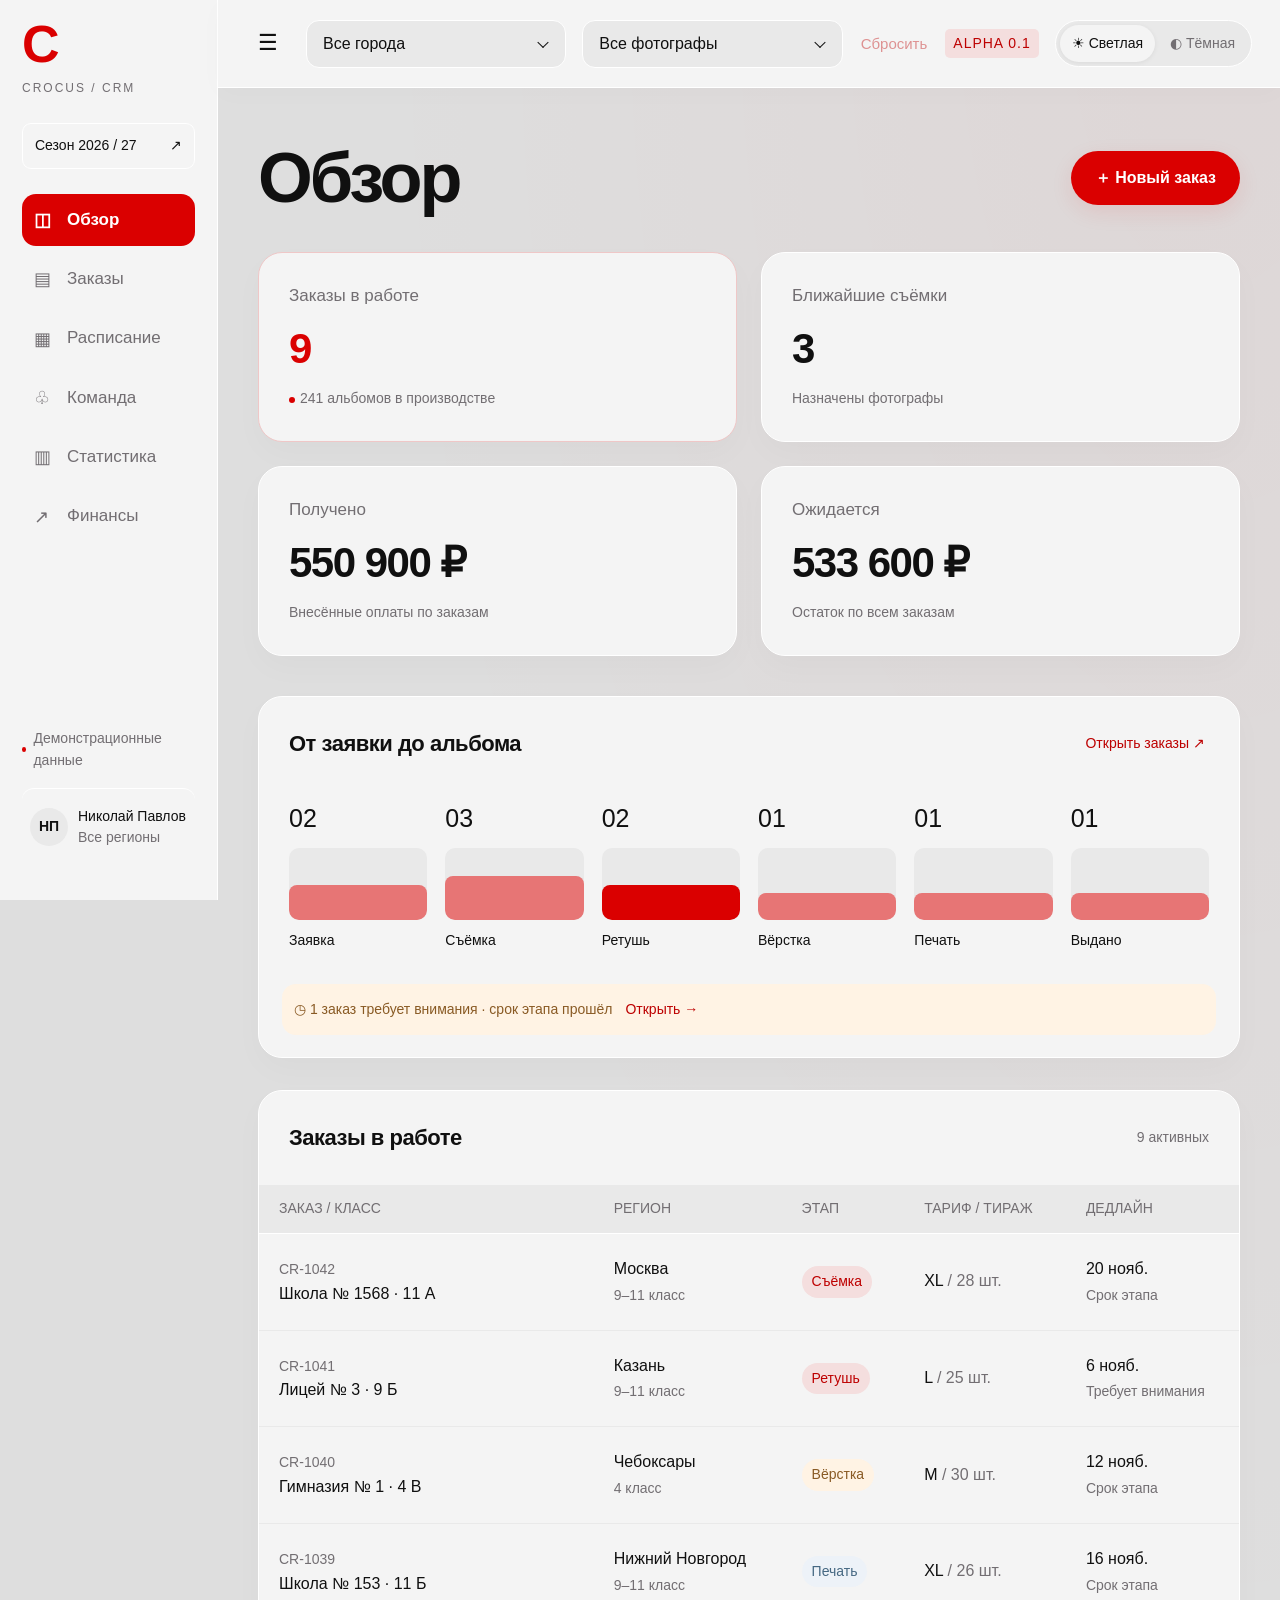
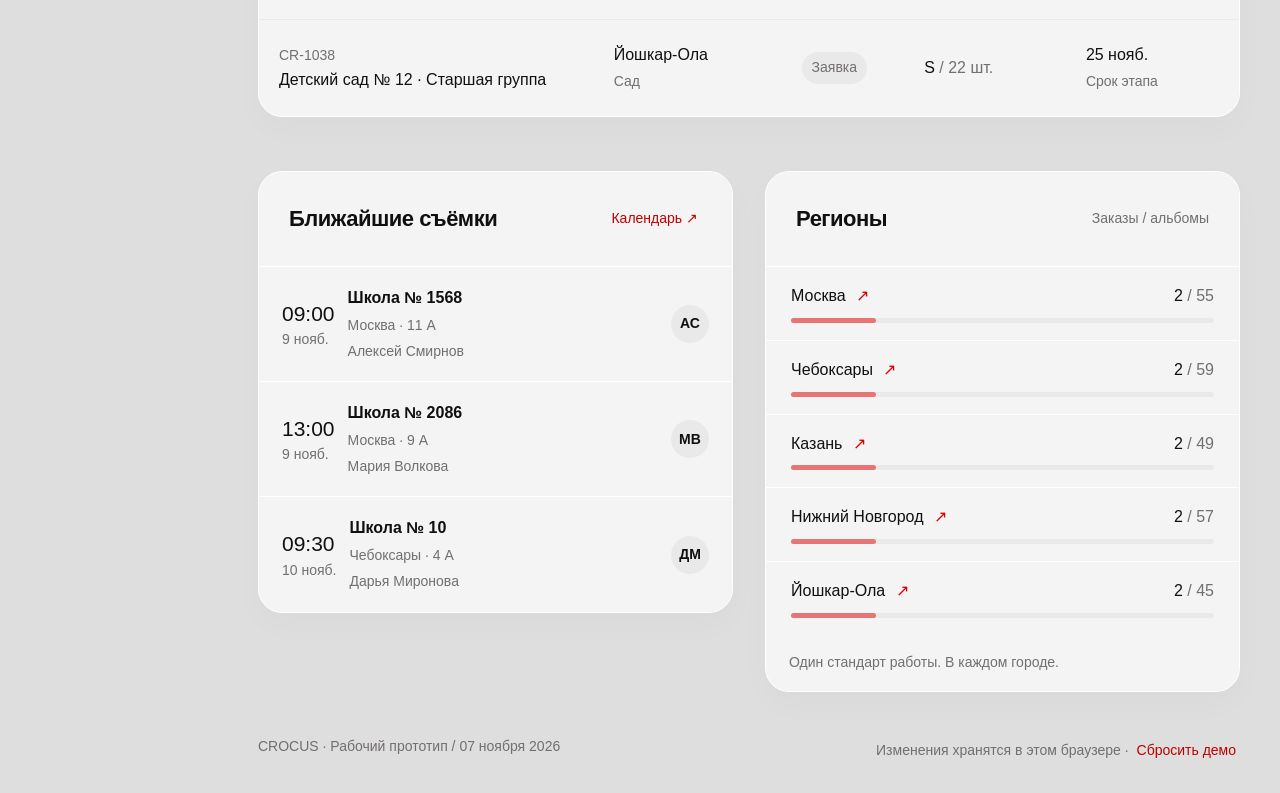
<file: crm-demo/index.html>
<!doctype html>
<html lang="ru"><head><meta charset="utf-8"><meta name="viewport" content="width=device-width,initial-scale=1"><title>Crocus — CRM Alpha</title><style>
:root{--ink:#1a1a1d;--muted:#726e72;--line:#e7e5e7;--bg:#f6f5f5;--surface:#fff;--surface-soft:#f3f1f2;--accent:#da0000;--accent-soft:#ffeded;--accent-line:#efc7c7;--accent-bar:#e77575;--accent-text:#bd0000;--hover:#fff7f7;--warning-bg:#fff3e4;--warning:#895a24;--info-bg:#edf2f8;--info:#466882;--overlay:#100c0c88;--green:var(--accent);--dark:var(--accent);--orange:var(--warning);color-scheme:light}
body[data-theme="dark"]{--ink:#f3f1f3;--muted:#b1aab0;--line:#363135;--bg:#111012;--surface:#1b191c;--surface-soft:#242125;--accent:#da0000;--accent-soft:#361719;--accent-line:#633033;--accent-bar:#9c3339;--accent-text:#ff7777;--hover:#292024;--warning-bg:#35291b;--warning:#e2b477;--info-bg:#202b37;--info:#a2c2de;--overlay:#000b;color-scheme:dark}

*{box-sizing:border-box}body{margin:0;font:16px/1.55 'Segoe UI',Arial,sans-serif;color:var(--ink);background:var(--bg)}button,input,select,textarea{font:inherit}button,a,input,select{outline-offset:4px}button{cursor:pointer}button{border:0;background:none;color:inherit}button:hover{filter:brightness(.96)}.app{display:grid;grid-template-columns:224px 1fr;min-height:100vh}.side{background:var(--surface);border-right:1px solid var(--line);padding:34px 22px;position:sticky;top:0;height:100vh;display:flex;flex-direction:column}.brand{font-size:26px;font-weight:750;letter-spacing:-1.4px}.brand i{font-style:normal;color:var(--accent)}.subbrand{font-size:14px;letter-spacing:2px;color:var(--muted);margin-top:2px}.season{border:1px solid var(--line);border-radius:9px;padding:11px 12px;margin:32px 0 25px;display:flex;justify-content:space-between;font-size:14px}.nav{display:grid;gap:7px}.nav button{text-align:left;padding:12px 13px;border-radius:8px;color:var(--muted);display:flex;gap:12px;align-items:center}.nav button.active{color:var(--accent-text);background:var(--accent-soft);font-weight:600}.ico{font-size:18px;width:21px;line-height:1}.bottom{margin-top:auto;font-size:14px;color:var(--muted)}.user{display:flex;gap:10px;align-items:center;border-top:1px solid var(--line);padding-top:19px;margin-top:16px}.avatar{background:var(--accent-soft);border-radius:50%;width:33px;height:33px;display:inline-flex;align-items:center;justify-content:center;font-size:14px;font-weight:600;flex-shrink:0}.main{min-width:0}.top{height:80px;background:var(--surface);border-bottom:1px solid var(--line);padding:0 40px;display:flex;justify-content:space-between;align-items:center;gap:15px}.crumb{color:var(--muted);font-size:14px}.crumb strong{color:var(--ink);font-weight:500}.topright{display:flex;align-items:center;gap:18px}.pill{background:var(--accent-soft);color:var(--accent-text);padding:4px 8px;border-radius:5px;font-size:14px;letter-spacing:1px}.select{padding:9px 12px;background:var(--surface);border:1px solid var(--line);border-radius:7px;color:var(--ink)}.content{padding:34px 40px 28px;max-width:1700px;margin:auto}.intro{display:flex;justify-content:space-between;align-items:center;gap:18px;margin-bottom:27px}.eyebrow{font-size:14px;letter-spacing:1.9px;color:var(--muted);text-transform:uppercase}.intro h1{font-size:30px;letter-spacing:-1px;line-height:1.2;margin:8px 0 9px;font-weight:600}.muted{color:var(--muted)}.btn{padding:11px 17px;border-radius:7px;background:var(--dark);color:white;font-weight:500;font-size:14px;white-space:nowrap}.btn.light{background:var(--surface);border:1px solid var(--line);color:var(--ink)}.btn.green{background:var(--green);color:var(--surface)}.metrics{display:grid;grid-template-columns:repeat(4,1fr);gap:16px;margin-bottom:24px}.metric{background:var(--surface);border:1px solid var(--line);border-radius:10px;padding:19px 21px}.metric .label{font-size:14px;color:var(--muted)}.metric .num{font-size:32px;letter-spacing:-1px;margin:7px 0}.metric .hint{font-size:14px;color:var(--muted)}.metric:first-child{background:var(--accent-soft);border-color:var(--accent-line)}.metric .dot{display:inline-block;width:6px;height:6px;border-radius:50%;background:var(--accent);margin-right:5px}.grid{display:grid;grid-template-columns:minmax(0,1.9fr) minmax(270px,1fr);gap:22px}.panel{background:var(--surface);border:1px solid var(--line);border-radius:10px;overflow:hidden;margin-bottom:22px}.panelhead{padding:21px 23px;display:flex;justify-content:space-between;align-items:center;gap:12px}.panelhead h2{font-size:15px;letter-spacing:-.2px;margin:0;font-weight:600}.textbtn{font-size:14px;color:var(--accent-text);padding:4px}.pipeline{display:grid;grid-template-columns:repeat(6,1fr);padding:4px 23px 25px;gap:8px}.stagebar{height:61px;background:var(--surface-soft);border-radius:5px;display:flex;align-items:flex-end;overflow:hidden;margin:10px 0}.stagebar span{display:block;width:100%;background:var(--accent-bar);border-radius:4px}.stage:nth-child(3) .stagebar span{background:var(--accent)}.stage small{font-size:14px;color:var(--muted)}.stage b{font-size:18px;font-weight:500}.stage label{font-size:14px;display:block;white-space:nowrap}.notice{margin:0 23px 22px;padding:11px 12px;background:var(--warning-bg);border-radius:6px;color:var(--warning);font-size:14px;display:flex;gap:9px;align-items:center}.shoot{padding:16px 23px;display:flex;gap:15px;border-top:1px solid var(--line);align-items:center;cursor:pointer}.shoot:hover,.orderrow:hover{background:var(--hover)}.time{font-size:17px;min-width:46px;line-height:1.3}.time small{display:block;font-size:14px;color:var(--muted);margin-top:3px}.shootinfo{flex:1}.shootinfo strong{font-size:14px;font-weight:600}.shootinfo small{display:block;font-size:14px;color:var(--muted);margin-top:4px}.tag{font-size:14px;background:var(--accent-soft);color:var(--accent-text);padding:4px 8px;border-radius:4px;white-space:nowrap;display:inline-block}.tag.warm{background:var(--warning-bg);color:var(--warning)}.tag.blue{background:var(--info-bg);color:var(--info)}.tag.gray{background:var(--surface-soft);color:var(--muted)}.tablewrap{overflow:auto}table{border-collapse:collapse;width:100%;text-align:left;white-space:nowrap}th{font-size:14px;font-weight:500;color:var(--muted);padding:10px 22px;border-bottom:1px solid var(--line);background:var(--surface-soft)}td{padding:16px 22px;font-size:14px;border-bottom:1px solid var(--surface-soft)}tbody tr:last-child td{border-bottom:0}td small{display:block;color:var(--muted);font-size:14px;margin-top:3px}.orderrow{cursor:pointer}.region{padding:13px 23px;border-top:1px solid var(--line)}.regionline{display:flex;justify-content:space-between;font-size:14px;margin-bottom:9px}.track{height:4px;background:var(--surface-soft);border-radius:4px}.track span{display:block;height:4px;background:var(--accent-bar);border-radius:4px}.footer{display:flex;justify-content:space-between;color:var(--muted);font-size:14px;gap:20px}.footer a{color:inherit}.toolbar{display:flex;justify-content:space-between;gap:12px;margin-bottom:18px;flex-wrap:wrap}.search{background:white;border:1px solid var(--line);padding:10px 14px;border-radius:7px;min-width:250px}.viewtabs{display:flex;gap:3px;background:var(--surface-soft);padding:3px;border-radius:7px}.viewtabs button{font-size:14px;padding:7px 12px;border-radius:5px}.viewtabs button.active{background:white;box-shadow:0 1px 3px #0000000a}.board{display:grid;grid-template-columns:repeat(6,minmax(175px,1fr));gap:12px;overflow:auto;padding-bottom:12px}.column{background:var(--surface-soft);border-radius:8px;padding:12px;min-height:360px}.coltitle{font-size:14px;display:flex;justify-content:space-between;margin-bottom:15px}.card{background:white;border:1px solid var(--line);border-radius:7px;padding:15px 12px;margin-bottom:10px;cursor:pointer}.card:hover{border-color:var(--accent-line)}.card strong{font-size:14px;display:block;margin:7px 0}.card p{font-size:14px;color:var(--muted);margin:6px 0}.cardfoot{display:flex;justify-content:space-between;align-items:center;margin-top:16px;font-size:14px}.calendar{display:grid;grid-template-columns:repeat(5,minmax(145px,1fr));gap:1px;background:var(--line)}.day{background:white;min-height:310px;padding:14px}.dayhead{font-size:14px;color:var(--muted);margin-bottom:20px}.dayhead b{color:var(--ink);font-size:23px;display:block;font-weight:500}.event{background:var(--accent-soft);border-left:2px solid var(--accent);padding:10px;margin-bottom:10px;font-size:14px;border-radius:4px;cursor:pointer}.event small{display:block;color:var(--muted);margin-top:6px}.teamgrid{display:grid;grid-template-columns:repeat(4,1fr);gap:15px}.person{padding:21px;background:white;border:1px solid var(--line);border-radius:9px}.person strong{display:block;font-size:14px;margin:12px 0 3px}.person .avatar{width:43px;height:43px}.person .load{margin-top:20px;font-size:14px;color:var(--muted)}.empty{padding:40px;text-align:center;color:var(--muted)}.overlay{position:fixed;inset:0;background:var(--overlay);z-index:10;display:flex;justify-content:flex-end;backdrop-filter:blur(2px)}.drawer{background:var(--surface);width:560px;max-width:100%;height:100%;overflow:auto;padding:32px}.drawerhead{display:flex;justify-content:space-between;align-items:center}.close{font-size:25px;color:var(--muted)}.drawer h2{font-size:25px;letter-spacing:-.7px;margin:10px 0}.formgrid{display:grid;grid-template-columns:1fr 1fr;gap:17px;margin:24px 0}.field label{display:block;font-size:14px;color:var(--muted);margin-bottom:6px}.field input,.field select,.field textarea{width:100%;padding:11px 12px;background:var(--surface-soft);border:1px solid var(--line);border-radius:6px;min-width:0}.field.full{grid-column:1/-1}.drawer .actions{display:flex;justify-content:flex-end;gap:10px;padding-top:20px;border-top:1px solid var(--line)}.summary{padding:16px;background:var(--accent-soft);border-radius:8px;display:flex;justify-content:space-between;gap:20px}.summary b{font-size:22px;font-weight:500;display:block}.summary small{color:var(--muted);font-size:14px}.timeline{padding:20px 0}.timeline div{font-size:14px;border-left:1px solid var(--line);padding:0 0 17px 18px;position:relative}.timeline div:before{content:'';width:6px;height:6px;border-radius:50%;background:var(--accent);position:absolute;left:-3px;top:7px}.timeline small{display:block;color:var(--muted);font-size:14px}.toast{position:fixed;bottom:25px;left:50%;transform:translateX(-50%);padding:12px 21px;background:var(--dark);color:white;border-radius:8px;font-size:14px;z-index:30;box-shadow:0 5px 30px #0002}.hide{display:none!important}.demo{font-size:14px;color:var(--muted);display:flex;align-items:center;gap:7px}.demo:before{content:'';width:5px;height:5px;border-radius:50%;background:var(--accent)}.mobilebrand{display:none}@media(min-width:1600px){.content{padding-top:44px}}@media(max-width:1150px){.app{grid-template-columns:180px 1fr}.side{padding:30px 15px}.content{padding:26px}.top{padding:0 26px}.grid{grid-template-columns:1fr}.teamgrid{grid-template-columns:repeat(3,1fr)}}@media(max-width:760px){.app{display:block}.side{height:auto;position:static;padding:16px;border-right:0;border-bottom:1px solid var(--line)}.brand{font-size:23px}.subbrand,.season,.bottom,.user{display:none}.nav{display:flex;overflow:auto;margin-top:15px;gap:2px}.nav button{padding:8px 10px;font-size:14px;white-space:nowrap}.nav .ico{display:none}.top{height:60px;padding:0 17px}.crumb{display:none}.topright{width:100%;justify-content:space-between}.content{padding:23px 16px}.intro{align-items:flex-start}.intro h1{font-size:26px}.intro .muted{font-size:14px}.metrics{grid-template-columns:1fr 1fr;gap:10px}.metric{padding:15px}.metric .num{font-size:26px}.pipeline{padding-left:15px;padding-right:15px;gap:4px}.stage label{font-size:14px}.panelhead{padding:18px}.teamgrid{grid-template-columns:1fr 1fr}.calendar{overflow:auto;grid-template-columns:repeat(5,170px)}.footer{flex-direction:column;gap:7px}.drawer{padding:23px}.formgrid{gap:12px}.btn{padding:10px 12px}}

body{transition:background .2s,color .2s}.app{grid-template-columns:218px minmax(0,1fr)}
.brand{font-family:Arial,sans-serif;font-weight:800;font-size:74px;line-height:.95;color:var(--accent);letter-spacing:-5px;width:fit-content}.subbrand{font-size:14px;letter-spacing:2px;margin-top:17px}.nav button{font-size:17px;padding:13px 12px}.nav button.active{color:var(--accent-text)}
.top{min-height:88px;height:auto;padding-top:16px;padding-bottom:16px}.topright{gap:16px}.theme-switch{display:flex;border:1px solid var(--line);border-radius:8px;padding:4px;gap:3px;background:var(--surface-soft)}.theme-switch button{padding:8px 12px;border-radius:5px;font-size:14px;color:var(--muted)}.theme-switch button.active{background:var(--surface);color:var(--ink);box-shadow:0 1px 5px #0001}
.workspace-filters{margin:26px 40px 0;padding:20px 24px;display:flex;align-items:flex-end;gap:18px;background:var(--surface);border:1px solid var(--line);border-radius:10px;max-width:1620px}.filter-control{display:grid;gap:8px;flex:1;max-width:340px;min-width:180px}.filter-control label{font-size:14px;color:var(--muted)}.filter-control .select{font-size:17px;font-weight:500;padding:12px 14px;width:100%;border-color:var(--accent-line);min-height:51px}.filter-context{margin-left:auto;align-self:center;font-size:14px;color:var(--muted)}.clear-filters{font-size:15px;color:var(--accent-text);padding:12px 2px;white-space:nowrap}.clear-filters:disabled{opacity:.4;cursor:default}.content{padding-top:30px}
.intro h1{font-size:38px}.intro .muted{font-size:17px}.eyebrow{font-size:14px;letter-spacing:1.5px}.panelhead h2{font-size:19px}.metric .label{font-size:16px}.metric .num{font-size:36px!important;white-space:nowrap}.metric .hint{font-size:14px}.metrics{grid-template-columns:repeat(4,minmax(0,1fr))}.metric{padding:22px 20px}.grid{grid-template-columns:minmax(0,1.8fr) minmax(320px,1fr)}
.btn,.btn.green{font-size:16px;padding:12px 18px;color:#fff}.btn.light{color:var(--ink)}.textbtn{font-size:14px}.pill{color:var(--accent-text);font-size:14px}.avatar{background:var(--surface-soft);color:var(--ink);width:38px;height:38px;font-size:14px}.time{font-size:21px}.time small,.shootinfo small{font-size:14px}.shootinfo strong{font-size:16px}.shoot{padding:19px 23px;gap:13px}.regionline{font-size:16px}.track span{background:var(--accent-bar)}
th{font-size:14px;padding:13px 20px}td{font-size:16px;padding:19px 20px}td small{font-size:14px}.tag{font-size:14px;padding:5px 10px}.stage label{font-size:14px;white-space:normal}.stage b{font-size:25px}.pipeline{gap:12px}.stagebar{height:72px}.notice{font-size:14px;flex-wrap:wrap}.footer{font-size:14px}.search{font-size:16px;min-width:280px}.viewtabs button{font-size:15px}.board{grid-template-columns:repeat(6,minmax(225px,1fr))}.coltitle{font-size:16px}.card strong{font-size:17px}.card p,.cardfoot{font-size:14px}.card{padding:18px 15px}.person strong{font-size:18px}.person .load{font-size:15px}.teamgrid{grid-template-columns:repeat(3,minmax(0,1fr))}.dayhead{font-size:15px}.event{font-size:15px}.event small{font-size:14px}.calendar{grid-template-columns:repeat(5,minmax(180px,1fr));overflow:auto}.day{min-height:360px}.drawer{width:650px;background:var(--surface)}.drawer h2{font-size:30px}.field label{font-size:15px}.field input,.field select,.field textarea{font-size:16px;background:var(--surface-soft);color:var(--ink)}.summary b{font-size:27px}.summary small{font-size:14px}.timeline div{font-size:15px}.timeline small{font-size:14px}.toast{background:var(--ink);color:var(--bg);font-size:15px}.demo{font-size:14px}.user{font-size:15px}.search,.select{color:var(--ink);background:var(--surface)}
@media(min-width:1750px){.workspace-filters{margin-left:auto;margin-right:auto}}
@media(max-width:1450px){.metrics{grid-template-columns:1fr 1fr}.grid{grid-template-columns:1fr}.teamgrid{grid-template-columns:repeat(3,minmax(0,1fr))}}
@media(max-width:1150px){.workspace-filters{margin-left:26px;margin-right:26px;flex-wrap:wrap}.filter-context{display:none}.app{grid-template-columns:190px minmax(0,1fr)}.teamgrid{grid-template-columns:1fr 1fr}}
@media(max-width:760px){.app{display:block}.side{display:flex;flex-direction:row;flex-wrap:wrap;align-items:center;gap:8px 18px}.brand{font-size:52px;letter-spacing:-3px}.subbrand{display:block;font-size:14px;margin-top:0}.nav{width:100%;gap:4px;margin-top:8px}.nav button{font-size:15px;padding:10px}.top{min-height:72px;padding:12px 16px}.theme-switch button{font-size:14px;padding:7px 10px}.topright .avatar{display:none}.workspace-filters{margin:16px 16px 0;padding:16px;gap:14px}.filter-control{max-width:none;min-width:0;flex:1 1 100%}.filter-control .select{font-size:17px}.clear-filters{padding:0}.intro{flex-wrap:wrap}.intro h1{font-size:32px}.intro .muted{font-size:16px}.intro .btn{width:100%}.metrics{gap:12px}.metric{padding:16px 13px}.metric .num{font-size:27px!important}.metric .label,.metric .hint{font-size:14px}.pipeline{grid-template-columns:repeat(3,1fr);gap:16px}.stage label{font-size:14px}.stagebar{height:44px}.teamgrid{grid-template-columns:1fr}.toolbar>div{flex-wrap:wrap}.search{width:100%;min-width:0}.drawer{padding:22px}.formgrid{grid-template-columns:1fr}.field.full{grid-column:auto}.summary{gap:12px;flex-wrap:wrap}.footer{font-size:14px}.shoot .avatar{display:none}.shoot{padding:18px;gap:12px}.content{padding:24px 16px}.calendar{grid-template-columns:repeat(5,225px)}.brand .subbrand{display:none}}
/* Crocus reference direction */
:root{--bg:#dedede;--surface:#f4f4f4;--surface-soft:#e9e9e9;--line:#ffffff;--ink:#101010;--accent:#da0000;--accent-soft:#f4dede}
body{font-family:'Arial',sans-serif;background:radial-gradient(ellipse at 95% 0%,#da000009,transparent 50%),var(--bg)}
body[data-theme="dark"]{--bg:#151515;--surface:#202022;--surface-soft:#29292b;--line:#ffffff16;--ink:#fafafa;--muted:#b4afb5;--accent-soft:#401a20;background:radial-gradient(ellipse at 95% 10%,#72001c30,transparent 48%),radial-gradient(ellipse at 45% 70%,#39215925,transparent 45%),var(--bg)}
.side{background:var(--surface);border-right:1px solid var(--line)}.top{background:transparent;border-bottom:1px solid var(--line)}.brand{font-weight:900}.intro{padding:12px 0 18px}.intro h1{font-family:Arial,sans-serif;font-size:clamp(36px,3.9vw,64px);font-weight:900;line-height:1.03;letter-spacing:-2px;text-transform:uppercase;max-width:900px}.intro h1 em{font-style:normal;color:var(--accent)}.intro .muted{font-size:18px;line-height:1.6}.eyebrow{letter-spacing:2.4px}.eyebrow:before{content:'— ';color:var(--muted)}
.panel,.metric,.person,.workspace-filters{border-radius:24px;border:1px solid var(--line);box-shadow:0 12px 32px #00000006}.panelhead{padding:25px}.panelhead h2{font-size:22px;font-weight:800;letter-spacing:-.5px}.metric{padding:25px;min-height:175px}.metric:first-child{background:var(--surface);border-color:var(--accent-line)}.metric:first-child .num{color:var(--accent)}.metric .num{font-weight:800;font-size:42px!important;letter-spacing:-1.5px}.metric .label{font-size:17px}.btn,.btn.green{border-radius:50px;font-weight:750;padding:15px 24px;background:var(--accent);box-shadow:0 7px 22px #da000018}.btn.light{background:transparent;box-shadow:none}.nav button{border-radius:14px}.nav button.active{background:var(--accent);color:white}.theme-switch{border-radius:50px}.theme-switch button{border-radius:50px}.workspace-filters{padding:24px;gap:22px}.filter-control .select{border-radius:14px;min-height:58px;font-size:18px;background:var(--surface-soft);border-color:transparent}.filter-control label{font-size:15px;font-weight:600}.filter-control .select:focus{outline:2px solid var(--accent)}.stagebar{border-radius:10px}.stagebar span{border-radius:8px}.tag{border-radius:50px}.search,.select,.viewtabs,.viewtabs button{border-radius:12px}.person{padding:28px}.card{border-radius:17px}.column{border-radius:22px}.event{border-radius:12px}.summary{border-radius:17px}.drawer{border-radius:25px 0 0 25px}.field input,.field select,.field textarea{border-radius:12px}.notice{border-radius:14px}.region{padding:17px 25px}.track,.track span{height:5px}.footer{padding-top:12px}body[data-theme="dark"] .metric{background:linear-gradient(130deg,#ffffff05,transparent),var(--surface)}body[data-theme="dark"] .metric:first-child{background:radial-gradient(ellipse at top right,#da000035,transparent 80%),var(--surface);box-shadow:0 0 45px #da00000b}body[data-theme="dark"] .panel{background:linear-gradient(130deg,#ffffff03,transparent),var(--surface)}
.grid{grid-template-columns:1fr}.grid>div:last-child{display:grid;grid-template-columns:1fr 1fr;gap:22px;align-items:start}.tablewrap{width:100%}td{white-space:normal;min-width:110px}td:first-child{min-width:220px}body[data-theme="dark"] .brand{color:var(--accent)}
@media(max-width:760px){.intro h1{font-size:37px;letter-spacing:-1px}.intro .muted{font-size:17px}.metric .num{font-size:29px!important}.metric{padding:19px 14px;min-height:155px}.grid>div:last-child{display:block}.workspace-filters{padding:20px;gap:16px}.panel,.metric,.person,.workspace-filters{border-radius:20px}.drawer{border-radius:0}.panelhead h2{font-size:20px}}
.top{position:sticky;top:0;z-index:5;background:var(--surface);flex-wrap:wrap;padding:16px 28px;gap:16px;box-shadow:0 5px 25px #00000005}.top .crumb{display:none}.top .workspace-filters{margin:0;padding:0;border:0;box-shadow:none;background:transparent;flex:1;max-width:none;gap:16px;border-radius:0;min-width:0;align-items:center}.top .filter-control{max-width:270px;min-width:180px;gap:4px}.top .filter-control label{font-size:14px}.top .filter-control .select{min-height:45px;padding:9px 12px;font-size:16px}.top .filter-context{display:none}.topright{margin-left:auto}.region-link{display:block;width:100%;text-align:left;color:var(--ink);font:inherit;border-radius:0}.region-link:hover{background:var(--accent-soft)}.region-link .regionline>span:first-child:after{content:' ↗';color:var(--accent);margin-left:6px}
@media(max-width:1150px){.top .workspace-filters{flex-wrap:nowrap}.top .filter-control{min-width:140px}.topright{gap:8px}.topright .avatar,.topright .pill{display:none}}
@media(max-width:760px){.top{position:static;padding:16px}.top .workspace-filters{flex:1 1 100%;flex-wrap:wrap;gap:12px}.top .filter-control{flex:1 1 42%;min-width:0;max-width:none}.top .filter-control .select{font-size:16px;width:100%}.topright{width:auto;margin-left:0}.clear-filters{padding:4px 0}}
.page-actions{display:flex;justify-content:flex-end;margin-bottom:24px}.content{padding-top:24px}@media(max-width:760px){.page-actions .btn{width:100%}}.overview-heading{display:flex;justify-content:space-between;align-items:center;gap:24px;padding:20px 0 36px}.overview-heading h1{margin:0;font-family:Arial,sans-serif;font-size:clamp(52px,5.5vw,82px);font-weight:850;line-height:1.08;letter-spacing:-3px}.content:has(.overview-heading){padding-top:32px}.content:has(.overview-heading) .metrics{gap:24px;margin-bottom:40px}.content:has(.overview-heading) .metric{padding:30px;min-height:190px}.content:has(.overview-heading) .panel{margin-bottom:32px}.content:has(.overview-heading) .panelhead{padding:30px}.content:has(.overview-heading) .pipeline{padding:8px 30px 32px;gap:18px}.content:has(.overview-heading) td{padding-top:23px;padding-bottom:23px}.content:has(.overview-heading) .grid>div:last-child{gap:32px}@media(max-width:760px){.overview-heading{padding:12px 0 28px;flex-wrap:wrap}.overview-heading h1{font-size:56px;letter-spacing:-2px}.content:has(.overview-heading) .metrics{gap:14px;margin-bottom:28px}.content:has(.overview-heading) .metric{padding:20px 15px;min-height:170px}.content:has(.overview-heading) .panelhead{padding:22px}.overview-heading .btn{width:100%}}.event{background:var(--surface-soft);border-left:2px solid var(--accent);color:var(--ink)}.event small{color:var(--muted)}.event:hover{background:var(--hover)}.calendar-tools,.calendar-navigation{display:flex;align-items:center;gap:12px}.calendar-tools{justify-content:space-between;margin-bottom:24px;flex-wrap:wrap}.calendar-navigation strong{font-size:24px;font-weight:600;margin-left:12px;text-transform:capitalize}.cal-arrow{font-size:30px;width:38px;height:44px;border-radius:50%}.cal-arrow:hover{background:var(--surface-soft)}.calendar-panel{border-radius:22px}.cal-scroll{overflow:auto;max-height:780px}.cal-layout{min-width:1000px}.cal-header{display:grid;grid-template-columns:64px repeat(7,minmax(0,1fr));position:sticky;top:0;z-index:2;background:var(--surface);border-bottom:1px solid var(--line)}.cal-dayname{text-align:center;padding:18px 5px;color:var(--muted);font-size:13px}.cal-dayname b{display:block;font-size:30px;color:var(--ink);font-weight:500;margin:5px auto 0;width:46px;height:46px;line-height:46px}.cal-corner{font-size:11px;padding:24px 5px;color:var(--muted)}.today-number{background:var(--accent);color:white!important;border-radius:50%;display:inline-block}.week-grid{display:grid;grid-template-columns:64px repeat(7,minmax(0,1fr));height:720px}.hour-column div{height:60px;text-align:right;padding-right:10px;font-size:12px;color:var(--muted)}.time-day{position:relative;border-left:1px solid var(--line);background:repeating-linear-gradient(to bottom,transparent 0,transparent 59px,var(--line) 59px,var(--line) 60px)}.timed-event{position:absolute;left:3px;right:3px;min-height:35px}.cal-event{display:flex;flex-direction:column;text-align:left;width:100%;height:100%;padding:10px 8px;background:var(--surface-soft);border-radius:9px;border-left:3px solid var(--event-color);color:var(--ink);overflow:hidden;gap:5px;line-height:1.35}.cal-event b{font-size:14px;font-weight:600}.cal-event span,.cal-event small{font-size:13px;color:var(--muted)}.cal-event:hover{box-shadow:0 3px 12px #0002}.month .cal-header{grid-template-columns:repeat(7,minmax(0,1fr))}.month .cal-corner{display:none}.month-grid{display:grid;grid-template-columns:repeat(7,minmax(0,1fr))}.month-day{min-height:145px;border-right:1px solid var(--line);border-bottom:1px solid var(--line);padding:9px 6px}.month-date{display:block;text-align:center;font-size:15px;width:30px;height:30px;line-height:30px;margin:0 auto 7px}.outside{opacity:.45}.cal-event.compact{height:auto;min-height:32px;margin-bottom:5px;padding:5px 7px;gap:2px}.compact b{font-size:12px}.compact span{font-size:11px}.calendar-note{font-size:14px}.calendar-navigation .btn{box-shadow:none}@media(max-width:760px){.calendar-navigation{flex-wrap:wrap}.calendar-navigation strong{font-size:20px}.cal-scroll{max-height:650px}}
.stats-period{display:flex;align-items:center;gap:24px;flex-wrap:wrap;margin-bottom:20px}.stats-period strong{font-size:26px}.stats-metrics{display:grid;grid-template-columns:repeat(3,minmax(0,1fr));gap:24px;margin:28px 0}.stat-change{font-size:18px;font-weight:600;color:var(--ink)}.stat-change span{font-size:14px;font-weight:400}.stats-charts{display:grid;grid-template-columns:1.3fr 1fr;gap:26px}.stat-bars{height:180px;display:flex;align-items:flex-end;justify-content:space-around;padding:20px 25px}.stat-bar-group{text-align:center;font-size:14px}.bar-pair{display:flex;align-items:flex-end;gap:8px;height:100px;margin:10px 0}.bar-pair div{width:35px;background:var(--muted);border-radius:5px 5px 0 0}.bar-pair div+div{background:var(--accent)}.stats-insights{padding:0 28px 20px}.stats-insights p{margin-bottom:24px}@media(max-width:1000px){.stats-metrics{grid-template-columns:1fr 1fr}.stats-charts{grid-template-columns:1fr}}@media(max-width:600px){.stats-metrics{grid-template-columns:1fr}.stats-period strong{font-size:22px}}.cal-school{font-size:13px;line-height:1.25;font-weight:600}.cal-type{font-weight:600!important;color:var(--ink)!important}.cal-event{gap:3px;padding:7px}.compact .cal-school{font-size:12px}.compact .cal-type{font-size:11px}.timed-event .cal-event small{font-size:12px}.positive{color:#23885f}.negative{color:#d6333f}body[data-theme="dark"] .positive{color:#64d6a3}body[data-theme="dark"] .negative{color:#ff858b}.trend-chart{width:100%;padding:15px 22px;display:block}.chart-legend{display:flex;gap:25px;padding:0 30px 30px;color:#29946b;font-size:14px}.side{padding-top:20px}.brand{font-size:52px;letter-spacing:-3px}.subbrand{font-size:12px;margin-top:10px}.season{margin-top:25px}.menu-toggle{font-size:22px;border-radius:10px;padding:8px 12px}.profile-link{width:100%;text-align:left;color:var(--ink);font:inherit;border-radius:12px;padding:17px 8px;cursor:pointer}.profile-link:hover{background:var(--surface-soft)}.sidebar-collapsed .app{grid-template-columns:0 minmax(0,1fr)}.sidebar-collapsed .side{visibility:hidden;overflow:hidden;padding:0;border:0;width:0}.profile-page{padding:45px;max-width:900px}.profile-avatar{width:100px;height:100px;display:grid;place-items:center;border-radius:50%;background:var(--accent-soft);font-size:32px;font-weight:700}.profile-page h2{font-size:36px;margin:25px 0 8px}.profile-details{margin:35px 0}.profile-details>div{display:flex;justify-content:space-between;gap:20px;padding:22px 0;border-top:1px solid var(--line);font-size:17px}.profile-details span{color:var(--muted)}@media(max-width:760px){.sidebar-collapsed .side{display:none}.sidebar-collapsed .app{display:block}.profile-page{padding:25px}.profile-details>div{flex-direction:column;gap:5px}}
.stats-month{font-size:24px;font-weight:600;min-width:240px;padding:12px 18px}
.bar-pair div+div{background:#278660}
.person{background:var(--surface);color:var(--ink)}.person strong{color:var(--ink)}.custom-select{position:relative;min-width:0;width:100%}.custom-select>select{position:absolute!important;width:1px!important;height:1px!important;opacity:0;pointer-events:none}.select-trigger{width:100%;min-height:46px;padding:11px 44px 11px 16px;text-align:left;background:var(--surface-soft);border:1px solid var(--line);border-radius:13px;color:var(--ink);position:relative;font-size:16px;line-height:24px;display:block}.select-trigger .selected-label{display:block;overflow:hidden;white-space:nowrap;text-overflow:ellipsis}.select-trigger:after{content:'';position:absolute;right:18px;top:50%;width:7px;height:7px;border-right:1.6px solid currentColor;border-bottom:1.6px solid currentColor;transform:translateY(-70%) rotate(45deg);pointer-events:none}.select-trigger[aria-expanded="true"]{border-color:var(--accent-line)}.select-trigger[aria-expanded="true"]:after{transform:translateY(-20%) rotate(225deg)}.select-menu{position:absolute;z-index:50;top:calc(100% + 8px);left:0;min-width:100%;width:max-content;max-width:min(400px,85vw);background:var(--surface);border:1px solid var(--line);border-radius:15px;padding:7px;box-shadow:0 15px 45px #0003;max-height:340px;overflow:auto}.select-menu[hidden]{display:none}.select-option{display:block;text-align:left;width:100%;padding:11px 36px 11px 12px;position:relative;border-radius:8px;color:var(--ink);font-size:15px;white-space:nowrap}.select-option:hover,.select-option:focus{background:var(--surface-soft)}.select-option[aria-selected="true"]{background:var(--surface-soft);font-weight:600}.select-option[aria-selected="true"]:after{content:'✓';position:absolute;right:12px;color:var(--accent)}.select-search{width:100%;border:1px solid var(--line);background:var(--surface-soft);color:var(--ink);border-radius:9px;padding:10px 12px;margin-bottom:6px;font-size:15px}.select-menu-empty{padding:12px;color:var(--muted)}.toolbar>.custom-select{width:auto;min-width:180px}.stats-period>.custom-select{width:260px}.top{z-index:20}.drawer .select-menu{max-width:100%}
</style></head><body><div class="app"><aside class="side"><div class="brand" aria-label="Crocus">C</div><div class="subbrand">CROCUS / CRM</div><div class="season"><span>Сезон 2026 / 27</span><span>↗</span></div><nav class="nav"><button data-nav="overview" class="active"><span class="ico">◫</span>Обзор</button><button data-nav="orders"><span class="ico">▤</span>Заказы</button><button data-nav="schedule"><span class="ico">▦</span>Расписание</button><button data-nav="team"><span class="ico">♧</span>Команда</button><button data-nav="stats"><span class="ico">▥</span>Статистика</button><button data-nav="finance"><span class="ico">↗</span>Финансы</button></nav><div class="bottom"><div class="demo">Демонстрационные данные</div><button class="user profile-link" data-nav="profile"><span class="avatar">НП</span><div style="color:var(--ink)">Николай Павлов<div class="muted" style="font-size:14px">Все регионы</div></div></button></div></aside><main class="main"><header class="top"><button class="menu-toggle" data-toggle-menu="1" aria-label="Свернуть меню">☰</button><div class="crumb">Рабочее пространство <span style="padding:0 12px">/</span><strong id="breadcrumb">Обзор</strong></div><section class="workspace-filters" aria-label="Общие фильтры"><div class="filter-control"><select id="city" class="select" aria-label="Регион"><option value="">Все города</option><option>Москва</option><option>Чебоксары</option><option>Казань</option><option>Нижний Новгород</option><option>Йошкар-Ола</option></select></div><div class="filter-control"><select id="personFilter" class="select" aria-label="Фотограф"><option value="">Все фотографы</option></select></div><button id="clearFilters" class="clear-filters" type="button">Сбросить</button><div class="filter-context" id="filterContext">Вся компания</div></section><div class="topright"><span class="pill">ALPHA 0.1</span><div class="theme-switch" role="group" aria-label="Тема интерфейса"><button data-theme="light">☀ Светлая</button><button data-theme="dark">◐ Тёмная</button></div></div></header><div class="content"><div id="screen"></div><footer class="footer"><span>CROCUS · Рабочий прототип / 07 ноября 2026</span><span>Изменения хранятся в этом браузере · <button class="textbtn" id="reset">Сбросить демо</button></span></footer></div></main></div><div id="modal"></div><div id="toast" class="toast hide" role="status"></div>
<script>
'use strict';
const cities=['Москва','Чебоксары','Казань','Нижний Новгород','Йошкар-Ола'];
const stages=['Заявка','Съёмка','Ретушь','Вёрстка','Печать','Выдано'];
const names=['Алексей Смирнов','Мария Волкова','Денис Орлов','Елена Соколова','Иван Петров','Дарья Миронова','Максим Лебедев','Анна Белова','Павел Морозов','Ольга Крылова','Артём Козлов','Вера Новикова','Роман Фомин','Полина Зайцева','Никита Егоров','Софья Павлова','Кирилл Макаров','Алина Сергеева','Михаил Титов','Юлия Громова'];
const team=names.map((name,i)=>({name,city:cities[Math.floor(i/4)]}));
const prices={S:3100,M:3700,L:4100,XL:4500,XXL:5100};
const seed=[
{id:1042,school:'Школа № 1568',group:'11 А',city:'Москва',category:'9–11 класс',tariff:'XL',qty:28,price:4500,paid:63000,stage:1,date:'2026-11-09',time:'09:00',duration:120,photographer:0,contact:'Представитель класса',note:'Две съёмки: школа и студия. Согласовать студию.',deadline:'2026-11-20'},
{id:1041,school:'Лицей № 3',group:'9 Б',city:'Казань',category:'9–11 класс',tariff:'L',qty:25,price:4100,paid:51250,stage:2,date:'2026-11-06',time:'10:00',duration:120,photographer:8,contact:'Представитель класса',note:'Проверить список фамилий перед вёрсткой.',deadline:'2026-11-06'},
{id:1040,school:'Гимназия № 1',group:'4 В',city:'Чебоксары',category:'4 класс',tariff:'M',qty:30,price:3700,paid:55500,stage:3,date:'2026-11-05',time:'11:00',duration:120,photographer:4,contact:'Представитель класса',note:'Ожидаем согласование обложки.',deadline:'2026-11-12'},
{id:1039,school:'Школа № 153',group:'11 Б',city:'Нижний Новгород',category:'9–11 класс',tariff:'XL',qty:26,price:4500,paid:117000,stage:4,date:'2026-11-02',time:'09:00',duration:120,photographer:12,contact:'Представитель класса',note:'Макет согласован. Тираж 26 экземпляров.',deadline:'2026-11-16'},
{id:1038,school:'Детский сад № 12',group:'Старшая группа',city:'Йошкар-Ола',category:'Сад',tariff:'S',qty:22,price:3100,paid:0,stage:0,date:'2026-11-11',time:'10:00',duration:120,photographer:16,contact:'Представитель группы',note:'Уточнить количество участников.',deadline:'2026-11-25'},
{id:1037,school:'Школа № 2086',group:'9 А',city:'Москва',category:'9–11 класс',tariff:'L',qty:27,price:4100,paid:55350,stage:1,date:'2026-11-09',time:'13:00',duration:120,photographer:1,contact:'Представитель класса',note:'Съёмка в школе, кабинет 305.',deadline:'2026-11-23'},
{id:1036,school:'Лицей № 180',group:'11 В',city:'Казань',category:'9–11 класс',tariff:'XL',qty:24,price:4500,paid:108000,stage:5,date:'2026-11-01',time:'10:00',duration:120,photographer:9,contact:'Представитель класса',note:'Альбомы переданы представителю класса.',deadline:'2026-11-05'},
{id:1035,school:'Школа № 10',group:'4 А',city:'Чебоксары',category:'4 класс',tariff:'M',qty:29,price:3700,paid:53650,stage:1,date:'2026-11-10',time:'09:30',duration:120,photographer:5,contact:'Представитель класса',note:'Групповой портрет во дворе при хорошей погоде.',deadline:'2026-11-24'},
{id:1034,school:'Школа № 7',group:'9 В',city:'Йошкар-Ола',category:'9–11 класс',tariff:'L',qty:23,price:4100,paid:47150,stage:2,date:'2026-11-04',time:'12:00',duration:120,photographer:17,contact:'Представитель класса',note:'Ретушь портретов.',deadline:'2026-11-13'},
{id:1033,school:'Гимназия № 13',group:'11 А',city:'Нижний Новгород',category:'9–11 класс',tariff:'XL',qty:31,price:4500,paid:0,stage:0,date:'2026-11-12',time:'11:00',duration:120,photographer:13,contact:'Представитель класса',note:'Отправить предложение по тарифам.',deadline:'2026-11-26'}];
let orders;try{orders=JSON.parse(localStorage.getItem('crocus-alpha-v1'))||structuredClone(seed);if(!Array.isArray(orders)||!orders.every(o=>Number.isInteger(o.id)&&o.stage>=0&&o.stage<6&&Number.isFinite(o.price)&&Number.isInteger(o.photographer)&&o.photographer>=0&&o.photographer<20))throw Error()}catch{orders=structuredClone(seed)}
let page='overview',mode='table',query='',filterStage='',region='',personFilter='',theme='light',toastTimer;
const $=s=>document.querySelector(s),money=n=>new Intl.NumberFormat('ru-RU').format(n)+' ₽',esc=s=>String(s??'').replace(/[&<>"']/g,c=>({'&':'&amp;','<':'&lt;','>':'&gt;','"':'&quot;',"'":'&#39;'}[c])),initial=n=>n.split(' ').map(x=>x[0]).join(''),date=s=>new Date(s+'T12:00:00').toLocaleDateString('ru-RU',{day:'numeric',month:'short'}),total=o=>o.qty*o.price;
function save(){try{localStorage.setItem('crocus-alpha-v1',JSON.stringify(orders));return true}catch{toast('Не удалось сохранить в браузере. Не закрывайте страницу.');return false}}
function toast(s){$('#toast').textContent=s;$('#toast').classList.remove('hide');clearTimeout(toastTimer);toastTimer=setTimeout(()=>$('#toast').classList.add('hide'),3400)}
function scoped(){return orders.filter(o=>(!region||o.city===region)&&(personFilter===''||o.photographer===Number(personFilter)))}
function visible(){return scoped().filter(o=>(!query||(o.school+' '+o.group+' '+o.id+' '+o.city).toLowerCase().includes(query.toLowerCase()))&&(filterStage===''||o.stage===Number(filterStage)))}
function tag(o){return `<span class="tag ${o.stage===0?'gray':o.stage===3?'warm':o.stage===4?'blue':''}">${stages[o.stage]}</span>`}
function heading(k,title,desc,action=true){const titles={overview:'Обзор',orders:'Заказы',schedule:'Расписание',team:'Команда',finance:'Финансы',stats:'Статистика',profile:'Профиль'};return '<div class="overview-heading"><h1>'+titles[page]+'</h1>'+(action?'<button class="btn" data-action="new">＋ Новый заказ</button>':'')+'</div>'}

function metrics(){const a=scoped(),active=a.filter(o=>o.stage<5);return `<div class="metrics">${[['Заказы в работе',active.length,active.reduce((s,o)=>s+o.qty,0)+' альбомов в производстве'],['Ближайшие съёмки',a.filter(o=>o.stage===1).length,'Назначены фотографы'],['Получено',money(a.reduce((s,o)=>s+o.paid,0)),'Внесённые оплаты по заказам'],['Ожидается',money(a.reduce((s,o)=>s+total(o)-o.paid,0)),'Остаток по всем заказам']].map((m,i)=>`<div class="metric"><div class="label">${m[0]}</div><div class="num" style="${i>1?'font-size:27px':''}">${m[1]}</div><div class="hint">${i===0?'<span class="dot"></span>':''}${m[2]}</div></div>`).join('')}</div>`}
function rows(a,financial=false){return a.map(o=>`<tr class="orderrow" data-order="${o.id}" tabindex="0" role="button" aria-label="Открыть заказ ${o.id}"><td><span class="muted" style="font-size:14px">CR-${o.id}</span><div>${esc(o.school)} · ${esc(o.group)}</div></td><td>${esc(o.city)}<small>${esc(o.category)}</small></td>${financial?`<td>${money(total(o))}</td><td>${money(o.paid)}</td><td>${money(total(o)-o.paid)}</td>`:`<td>${tag(o)}</td><td>${o.tariff} <span class="muted">/ ${o.qty} шт.</span></td><td>${date(o.deadline)}<small>${o.deadline<'2026-11-07'&&o.stage<5?'Требует внимания':'Срок этапа'}</small></td>`}</tr>`).join('')||'<tr><td colspan="5" class="empty">Заказов по этим условиям нет</td></tr>'}
function ordertable(a,financial=false){return `<div class="tablewrap"><table><thead><tr><th>ЗАКАЗ / КЛАСС</th><th>РЕГИОН</th>${financial?'<th>СУММА ЗАКАЗА</th><th>ПОЛУЧЕНО</th><th>ОСТАТОК</th>':'<th>ЭТАП</th><th>ТАРИФ / ТИРАЖ</th><th>ДЕДЛАЙН</th>'}</tr></thead><tbody>${rows(a,financial)}</tbody></table></div>`}
function overview(){const a=scoped(),shoots=a.filter(o=>o.stage===1).sort((a,b)=>(a.date+a.time).localeCompare(b.date+b.time)),late=a.filter(o=>o.deadline<'2026-11-07'&&o.stage<5);return heading('Компания / сезон 2026–27','Всё в фокусе.','Заказы, команда и производство — в одном ритме.')+metrics()+`<div class="grid"><div><section class="panel"><div class="panelhead"><h2>От заявки до альбома</h2><button class="textbtn" data-goto="orders">Открыть заказы ↗</button></div><div class="pipeline">${stages.map((s,i)=>{let n=a.filter(o=>o.stage===i).length;return `<div class="stage"><b>${String(n).padStart(2,'0')}</b><div class="stagebar"><span style="height:${n?25+n*12:0}%"></span></div><label>${s}</label></div>`}).join('')}</div>${late.length?`<div class="notice">◷ ${late.length} заказ требует внимания · срок этапа прошёл <button class="textbtn" data-order="${late[0].id}">Открыть →</button></div>`:''}</section><section class="panel"><div class="panelhead"><h2>Заказы в работе</h2><span class="muted" style="font-size:14px">${a.filter(o=>o.stage<5).length} активных</span></div>${ordertable(a.filter(o=>o.stage<5).slice(0,5))}</section></div><div><section class="panel"><div class="panelhead"><h2>Ближайшие съёмки</h2><button class="textbtn" data-goto="schedule">Календарь ↗</button></div>${shoots.map(o=>`<div class="shoot" data-order="${o.id}" tabindex="0" role="button"><div class="time">${o.time}<small>${date(o.date)}</small></div><div class="shootinfo"><strong>${esc(o.school)}</strong><small>${esc(o.city)} · ${esc(o.group)}</small><small>${esc(team[o.photographer].name)}</small></div><span class="avatar">${initial(team[o.photographer].name)}</span></div>`).join('')||'<div class="empty">Нет назначенных съёмок</div>'}</section><section class="panel"><div class="panelhead"><h2>Регионы</h2><span class="muted" style="font-size:14px">Заказы / альбомы</span></div>${cities.filter(c=>!region||c===region).map(c=>{const r=a.filter(o=>o.city===c);return `<button class="region region-link" data-city="${esc(c)}"><div class="regionline"><span>${c}</span><span>${r.length} <span class="muted">/ ${r.reduce((s,o)=>s+o.qty,0)}</span></span></div><div class="track"><span style="width:${r.length/Math.max(a.length,1)*100}%"></span></div></button>`}).join('')}<div style="padding:17px 23px;font-size:14px;color:var(--muted)">Один стандарт работы. В каждом городе.</div></section></div></div>`}
function ordersScreen(){return heading('Операционная работа','Заказы','Каждый класс — отдельный заказ. Каждый этап — под контролем.')+`<div class="toolbar"><input id="search" class="search" placeholder="Поиск школы, класса, номера…" aria-label="Поиск заказов" value="${esc(query)}"><div style="display:flex;gap:12px"><select id="stageFilter" class="select" aria-label="Этап заказа"><option value="">Все этапы</option>${stages.map((s,i)=>`<option value="${i}" ${filterStage===String(i)?'selected':''}>${s}</option>`).join('')}</select><div class="viewtabs"><button data-mode="table" class="${mode==='table'?'active':''}">Список</button><button data-mode="board" class="${mode==='board'?'active':''}">Доска</button></div></div></div><div id="ordercontent">${orderContent()}</div>`}
function orderContent(){const a=visible();return mode==='table'?`<section class="panel">${ordertable(a)}</section>`:`<div class="board">${stages.map((s,i)=>`<section class="column"><div class="coltitle">${s}<span class="muted">${a.filter(o=>o.stage===i).length}</span></div>${a.filter(o=>o.stage===i).map(o=>`<article class="card" data-order="${o.id}" tabindex="0" role="button"><span class="eyebrow" style="font-size:14px">CR-${o.id} · ${esc(o.city)}</span><strong>${esc(o.school)}</strong><p>${esc(o.group)} · ${o.tariff} · ${o.qty} альбомов</p><div class="cardfoot"><span>${date(o.deadline)}</span><span class="avatar" style="width:25px;height:25px;font-size:14px">${initial(team[o.photographer].name)}</span></div></article>`).join('')}</section>`).join('')}</div>`}
let weekStart='2026-11-09',calendarMode='week';
const iso=d=>new Date(d.getTime()-d.getTimezoneOffset()*60000).toISOString().slice(0,10);
function shiftWeek(n){const d=new Date(weekStart+'T12:00:00');if(calendarMode==='month'){d.setDate(1);d.setMonth(d.getMonth()+n)}else d.setDate(d.getDate()+7*n);weekStart=iso(d);render()}
function calendarEvents(){const extra=Array.from({length:48},(_,i)=>({id:'demo'+i,school:['Школа № 24','Лицей № 8','Гимназия № 5','Школа № 112'][i%4],group:['4 А','9 Б','11 А'][i%3],city:cities[i%5],photographer:(i%5)*4+i%4,date:'2026-11-'+String(2+Math.floor(i/2)).padStart(2,'0'),time:(i%2===0?['08:00','09:30','10:00','08:45','11:00','09:00','10:30'][Math.floor(i/2)%7]:['13:00','15:30','14:00','16:00','13:30','15:00','14:30'][Math.floor(i/2)%7]),duration:[60,120,90,150,75,105,180][i%7],locationType:['Школа','Студия','Улица'][i%3],stage:1,sample:true}));return [...orders.filter(o=>o.stage===1),...extra].filter(o=>(!region||o.city===region)&&(personFilter===''||o.photographer===Number(personFilter)))}
function calendarCard(o,compact=false){const endMinutes=Number(o.time.slice(0,2))*60+Number(o.time.slice(3))+o.duration,end=String(Math.floor(endMinutes/60)).padStart(2,'0')+':'+String(endMinutes%60).padStart(2,'0');return `<button class="cal-event ${compact?'compact':''}" ${o.sample?'data-sample="1"':'data-order="'+o.id+'"'} style="--event-color:${['#687f9b','#8873a1','#638b80','#a28a5e','#8b7b72'][cities.indexOf(o.city)]}"><b>${o.time}–${end}</b><strong class="cal-school">${esc(o.school)}</strong><span class="cal-type">${esc(o.locationType||'Школа')} · ${o.duration} мин.</span><span>${esc(o.group)} · ${esc(o.city)}</span>${compact?'':'<small>'+esc(team[o.photographer].name)+'</small>'}</button>`}
function schedule(){const anchor=new Date(weekStart+'T12:00:00'),events=calendarEvents();let days=[],label='';if(calendarMode==='month'){const first=new Date(anchor.getFullYear(),anchor.getMonth(),1,12);const offset=(first.getDay()+6)%7;const start=new Date(first);start.setDate(1-offset);days=Array.from({length:42},(_,i)=>{const d=new Date(start);d.setDate(start.getDate()+i);return iso(d)});label=anchor.toLocaleDateString('ru-RU',{month:'long',year:'numeric'})}else{const start=new Date(anchor);start.setDate(anchor.getDate()-(anchor.getDay()+6)%7);days=Array.from({length:7},(_,i)=>{const d=new Date(start);d.setDate(start.getDate()+i);return iso(d)});label=date(days[0])+' — '+date(days[6])+' '+anchor.getFullYear()}
return heading('','', '',false)+`<div class="calendar-tools"><div class="calendar-navigation"><button class="btn light" data-cal-today="1">Сегодня</button><button class="cal-arrow" data-week="-1" aria-label="Предыдущий период">‹</button><button class="cal-arrow" data-week="1" aria-label="Следующий период">›</button><strong>${label}</strong></div><div class="viewtabs"><button data-cal-mode="week" class="${calendarMode==='week'?'active':''}">Неделя</button><button data-cal-mode="month" class="${calendarMode==='month'?'active':''}">Месяц</button></div></div><section class="panel calendar-panel"><div class="cal-scroll"><div class="cal-layout ${calendarMode}"><div class="cal-header"><div class="cal-corner">${calendarMode==='week'?'GMT+3':''}</div>${(calendarMode==='week'?days:['Пн','Вт','Ср','Чт','Пт','Сб','Вс']).map((d,i)=>`<div class="cal-dayname">${['ПН','ВТ','СР','ЧТ','ПТ','СБ','ВС'][i]}${calendarMode==='week'?'<b class="'+(d==='2026-11-07'?'today-number':'')+'">'+Number(d.slice(-2))+'</b>':''}</div>`).join('')}</div>${calendarMode==='month'?`<div class="month-grid">${days.map(d=>`<div class="month-day ${Number(d.slice(5,7))!==anchor.getMonth()+1?'outside':''}"><span class="month-date ${d==='2026-11-07'?'today-number':''}">${Number(d.slice(-2))}</span>${events.filter(o=>o.date===d).sort((a,b)=>a.time.localeCompare(b.time)).map(o=>calendarCard(o,true)).join('')}</div>`).join('')}</div>`:`<div class="week-grid"><div class="hour-column">${Array.from({length:12},(_,i)=>'<div>'+(i+7)+':00</div>').join('')}</div>${days.map(d=>`<div class="time-day">${events.filter(o=>o.date===d).map((o,eventIndex,dayEvents)=>{const overlapping=dayEvents.filter(x=>{const mins=t=>Number(t.slice(0,2))*60+Number(t.slice(3));return mins(x.time)<mins(o.time)+o.duration&&mins(o.time)<mins(x.time)+x.duration});const lane=overlapping.findIndex(x=>x===o),width=100/overlapping.length;const start=Number(o.time.slice(0,2))*60+Number(o.time.slice(3))-420;return '<div class="timed-event" style="top:'+start+'px;height:'+o.duration+'px;left:calc('+lane*width+'% + 3px);width:calc('+width+'% - 6px)">'+calendarCard(o)+'</div>'}).join('')}</div>`).join('')}</div>`}</div></div></section><p class="muted calendar-note">Ноябрь заполнен примерами съёмок. Демо-карточки отмечены при открытии; заказы из CRM можно редактировать.</p>`}
function teamScreen(){return heading('Люди','Команда','Загрузка фотографов по регионам и активным заказам.',false)+`<div class="teamgrid">${team.map((p,i)=>({...p,i})).filter(p=>(!region||p.city===region)&&(personFilter===''||p.i===Number(personFilter))).map(p=>{const a=scoped().filter(o=>o.photographer===p.i&&o.stage<5),s=a.filter(o=>o.stage===1);return `<article class="person"><span class="avatar">${initial(p.name)}</span><strong>${p.name}</strong><div class="muted" style="font-size:14px">Фотограф · ${p.city}</div><div class="load">${a.length} активных заказов · ${s.length} съёмок</div><div class="track" style="margin-top:9px"><span style="width:${Math.min(a.length*25,100)}%"></span></div>${a.length?`<button class="textbtn" style="margin-top:12px;padding-left:0" data-order="${a[0].id}">Открыть заказ →</button>`:'<div class="tag gray" style="margin-top:15px">Свободен для назначения</div>'}</article>`}).join('')}</div>`}
function finance(){return heading('Контроль оплат','Финансы','Стоимость заказов, внесённые оплаты и остатки. Все суммы — демо.',false)+metrics()+`<section class="panel"><div class="panelhead"><h2>Оплаты по заказам</h2><button class="textbtn" data-action="export">Скачать CSV ↓</button></div>${ordertable(scoped(),true)}</section><p class="muted" style="font-size:14px">Это учёт оплат по заказам. Расходы, прибыль и выплаты команде в демо не рассчитываются.</p>`}
let statsMonth=10;
function statistics(){const monthNames=['Январь','Февраль','Март','Апрель','Май','Июнь','Июль','Август','Сентябрь','Октябрь','Ноябрь','Декабрь'],season=[.45,.55,.72,.9,1.15,.65,.25,.32,.75,.875,1,1.08],scale=season[statsMonth],pastScale=statsMonth?season[statsMonth-1]:.4,currentLabel=monthNames[statsMonth],pastLabel=monthNames[(statsMonth+11)%12],cityFactor=region?(.16+cities.indexOf(region)*.02):1,personFactor=personFilter!==''?.05:1,f=cityFactor*personFactor;const values=x=>{const shoots=Math.max(1,Math.round(42*f*x)),amount=Math.round(1280000*f*x);return [amount,shoots,Math.round(amount/shoots),Math.round(1050000*f*x),Math.round(230000*f*x),Math.round(312*f*x)]},current=values(scale),previous=values(pastScale);const labels=['Объём заказов','Съёмки','Средняя стоимость заказа','Получено оплат','Остаток к оплате','Альбомы'];return heading('','','',false)+`<div class="stats-period"><select class="select stats-month" id="statsMonth" aria-label="Месяц статистики">${monthNames.map((m,i)=>'<option value="'+i+'" '+(i===statsMonth?'selected':'')+'>'+m+' 2026</option>').join('')}</select><span class="muted">${pastLabel} ${statsMonth===0?'2025':'2026'} → ${currentLabel} 2026 · Демо</span></div><div class="stats-metrics">${labels.map((label,i)=>{const diff=previous[i]?Math.round((current[i]-previous[i])/previous[i]*100):0;return `<article class="metric"><div class="label">${label}</div><div class="num">${[0,2,3,4].includes(i)?money(current[i]):current[i]}</div><div class="stat-change ${diff>0?'positive':diff<0?'negative':''}">${diff>0?'↑ +':diff<0?'↓ ':''}${diff}% <span class="muted">к прошлому месяцу</span></div><p class="muted">${pastLabel}: ${[0,2,3,4].includes(i)?money(previous[i]):previous[i]}</p></article>`}).join('')}</div><div class="stats-charts"><section class="panel"><div class="panelhead"><h2>Заказы по неделям</h2><span class="muted">${pastLabel} / ${currentLabel} · ₽</span></div><div class="stat-bars">${[0,1,2,3].map((n)=>{const past=[275,350,300,355][n]*f*pastScale,now=[285,350,310,335][n]*f*scale;return `<div class="stat-bar-group"><span>${Math.round(now)} тыс.</span><div class="bar-pair"><div style="height:${past/4}px" title="${pastLabel}: ${Math.round(past)} тыс. ₽"></div><div style="height:${now/4}px" title="${currentLabel}: ${Math.round(now)} тыс. ₽"></div></div><span>${n+1} неделя</span></div>`}).join('')}</div><p class="muted" style="padding:0 25px 20px">Серый — ${pastLabel.toLowerCase()} · Зелёный — ${currentLabel.toLowerCase()}</p></section><section class="panel"><div class="panelhead"><h2>Динамика съёмок</h2><span class="muted">${pastLabel} / ${currentLabel}</span></div><svg viewBox="0 0 600 230" class="trend-chart" role="img" aria-label="Демо: рост съёмок по неделям"><defs><linearGradient id="trendFill" x1="0" y1="0" x2="0" y2="1"><stop offset="0%" stop-color="#29946b" stop-opacity=".25"/><stop offset="100%" stop-color="#29946b" stop-opacity="0"/></linearGradient></defs><path d="M30 190H570M30 135H570M30 80H570" stroke="var(--line)" fill="none"/><path d="M30 ${210-35*scale} C100 ${210-35*scale} 120 ${210-85*scale} 200 ${210-75*scale} S320 ${210-115*scale} 390 ${210-110*scale} S500 ${210-160*scale} 570 ${210-170*scale} L570 210H30Z" fill="url(#trendFill)"/><path d="M30 ${210-35*pastScale} C100 ${210-35*pastScale} 130 ${210-85*pastScale} 200 ${210-75*pastScale} S320 ${210-115*pastScale} 390 ${210-110*pastScale} S500 ${210-160*pastScale} 570 ${210-170*pastScale}" stroke="var(--muted)" stroke-width="3" fill="none" stroke-dasharray="5 7"/><path d="M30 ${210-35*scale} C100 ${210-35*scale} 120 ${210-85*scale} 200 ${210-75*scale} S320 ${210-115*scale} 390 ${210-110*scale} S500 ${210-160*scale} 570 ${210-170*scale}" stroke="#29946b" stroke-width="4" fill="none" stroke-linecap="round"/></svg><div class="chart-legend"><span>● ${currentLabel}</span><span class="muted">┄ ${pastLabel}</span></div></section></div>`}
function profileScreen(){return heading('','','',false)+`<section class="panel profile-page"><div class="profile-avatar">НП</div><h2>Николай Павлов</h2><p class="muted">Директор студии · Все регионы</p><div class="profile-details"><div><span>Компания</span><strong>Crocus Album</strong></div><div><span>Доступ</span><strong>Максимальный · Все разделы</strong></div><div><span>Команда</span><strong>20 фотографов · 5 городов</strong></div><div><span>Рабочий сезон</span><strong>2026 / 2027</strong></div></div><span class="tag gray">Демонстрационный профиль</span></section>`}
function render(){syncFilters();const labels={overview:'Обзор',orders:'Заказы',schedule:'Расписание',team:'Команда',finance:'Финансы',stats:'Статистика',profile:'Профиль'};$('#breadcrumb').textContent=labels[page];document.querySelectorAll('[data-nav]').forEach(b=>b.classList.toggle('active',b.dataset.nav===page));$('#screen').innerHTML=({overview,orders:ordersScreen,schedule,team:teamScreen,finance,stats:statistics,profile:profileScreen}[page])()}
let returnFocus;function openOrder(id){returnFocus=document.activeElement;const old=orders.find(o=>o.id===id),o=old?structuredClone(old):{id:Math.max(...orders.map(x=>x.id),1000)+1,school:'',group:'',city:region||'Москва',category:'9–11 класс',tariff:'L',qty:25,price:4100,paid:0,stage:0,date:'2026-11-09',time:'09:00',duration:120,photographer:0,contact:'',note:'',deadline:'2026-11-20',history:[]};if(!old)o.photographer=team.findIndex(p=>p.city===o.city);$('#modal').innerHTML=`<div class="overlay"><section class="drawer" role="dialog" aria-modal="true" aria-labelledby="dialogtitle"><div class="drawerhead"><span class="eyebrow">${old?'Заказ CR-'+o.id:'Новый заказ'} · демо</span><button class="close" data-action="close" aria-label="Закрыть">×</button></div><h2 id="dialogtitle">${old?esc(o.school)+' · '+esc(o.group):'Начнём с класса.'}</h2><p class="muted" style="font-size:14px">${old?'Данные, команда и следующий шаг.':'Создайте заказ и назначьте ответственного фотографа.'}</p><form id="orderform"><div class="formgrid"><div class="field"><label for="school">Школа / детский сад</label><input id="school" name="school" value="${esc(o.school)}" required maxlength="100"></div><div class="field"><label for="group">Класс / группа</label><input id="group" name="group" value="${esc(o.group)}" required maxlength="60"></div><div class="field"><label for="orderCity">Город</label><select id="orderCity" name="city">${cities.map(c=>`<option ${o.city===c?'selected':''}>${c}</option>`).join('')}</select></div><div class="field"><label for="category">Категория</label><select id="category" name="category">${['Сад','4 класс','9–11 класс'].map(c=>`<option ${o.category===c?'selected':''}>${c}</option>`).join('')}</select></div><div class="field"><label for="tariff">Тариф</label><select id="tariff" name="tariff">${Object.keys(prices).map(c=>`<option ${o.tariff===c?'selected':''}>${c}</option>`).join('')}</select></div><div class="field"><label for="qty">Тираж, экземпляров</label><input id="qty" name="qty" type="number" min="1" max="1000" value="${o.qty}" required></div><div class="field"><label for="price">Цена за экземпляр, ₽</label><input id="price" name="price" type="number" min="1" max="100000" value="${o.price}" required></div><div class="field"><label for="paid">Получено по заказу, ₽</label><input id="paid" name="paid" type="number" min="0" value="${o.paid}" required></div><div class="field"><label for="stage">Текущий этап</label><select id="stage" name="stage">${stages.map((s,i)=>`<option value="${i}" ${o.stage===i?'selected':''}>${s}</option>`).join('')}</select></div><div class="field"><label for="deadline">Срок текущего этапа</label><input id="deadline" name="deadline" type="date" value="${o.deadline}" required></div><div class="field"><label for="shootdate">Дата первой съёмки</label><input id="shootdate" name="date" type="date" value="${o.date}" required></div><div class="field"><label for="time">Начало</label><input id="time" name="time" type="time" value="${o.time}" required></div><div class="field"><label for="duration">Длительность, минут</label><input id="duration" name="duration" type="number" min="15" max="720" step="15" value="${o.duration}" required></div><div class="field"><label for="photographer">Фотограф</label><select id="photographer" name="photographer">${team.map((p,i)=>`<option value="${i}" ${o.photographer===i?'selected':''}>${p.name} · ${p.city}</option>`).join('')}</select></div><div class="field full"><label for="contact">Контакт организатора</label><input id="contact" name="contact" maxlength="150" placeholder="Имя, телефон или почта" value="${esc(o.contact)}"></div><div class="field full"><label for="note">Задача / комментарий</label><textarea id="note" name="note" rows="2" maxlength="2000">${esc(o.note)}</textarea></div></div><div class="summary"><div><small>Стоимость заказа</small><b id="calcTotal">${money(total(o))}</b></div><div><small>Остаток к оплате</small><b id="calcDebt">${money(total(o)-o.paid)}</b></div></div><div id="formerror" role="alert" style="color:#b0583d;font-size:14px;margin-top:12px"></div>${old?`<div class="timeline"><div>Заказ в демонстрационной базе<small>Вымышленный пример для презентации</small></div>${(o.history||[]).slice(-4).map(h=>`<div>${esc(h.text)}<small>${esc(h.at)}</small></div>`).join('')}</div>`:'<p class="muted" style="font-size:14px">Тарифы — редактируемые примеры. Цены и условия нужно подтвердить по каждому региону.</p>'}<div class="actions"><button type="button" class="btn light" data-action="close">Отмена</button><button class="btn green" type="submit">${old?'Сохранить изменения':'Создать заказ'} ↗</button></div></form></section></div>`;document.body.style.overflow='hidden';$('#school').focus();const form=$('#orderform');function recalc(){const sum=Number(form.qty.value)*Number(form.price.value);$('#calcTotal').textContent=money(sum);$('#calcDebt').textContent=money(sum-Number(form.paid.value));form.paid.max=String(sum)}form.addEventListener('input',recalc);form.tariff.addEventListener('change',()=>{form.price.value=prices[form.tariff.value];recalc()});recalc();form.addEventListener('submit',e=>{e.preventDefault();const d=Object.fromEntries(new FormData(form));for(const key of ['qty','price','paid','stage','duration','photographer'])d[key]=Number(d[key]);d.school=d.school.trim();d.group=d.group.trim();if(!d.school||!d.group){$('#formerror').textContent='Укажите школу и класс.';return}if(d.paid>total(d)){$('#formerror').textContent='Оплата не может превышать стоимость заказа.';return}const mins=t=>Number(t.slice(0,2))*60+Number(t.slice(3));const conflict=d.stage===1&&orders.find(x=>x.id!==o.id&&x.stage===1&&x.photographer===d.photographer&&x.date===d.date&&mins(d.time)<mins(x.time)+x.duration&&mins(x.time)<mins(d.time)+d.duration);if(conflict){$('#formerror').textContent='Фотограф занят: '+conflict.school+' в '+conflict.time+'. Выберите другое время или фотографа.';return}const history=[...(o.history||[]),{text:old?(o.stage!==d.stage?'Этап: '+stages[o.stage]+' → '+stages[d.stage]:'Данные заказа обновлены'):'Заказ создан',at:new Date().toLocaleString('ru-RU',{timeZone:'Europe/Moscow'})}];const updated={...o,...d,history};if(old)orders[orders.findIndex(x=>x.id===o.id)]=updated;else orders.unshift(updated);const persisted=save();closeModal();render();if(persisted)toast(old?'Заказ обновлён. Изменения сохранены.':'Заказ создан. Можно назначать съёмку.');})}
function closeModal(){$('#modal').innerHTML='';document.body.style.overflow='';if(returnFocus&&document.contains(returnFocus))returnFocus.focus()}
function exportCSV(){const clean=v=>'"'+String(v).replace(/^[=+@-]/,"'").replaceAll('"','""')+'"';const lines=[['Номер','Школа','Класс','Город','Сумма','Получено','Остаток'],...scoped().map(o=>['CR-'+o.id,o.school,o.group,o.city,total(o),o.paid,total(o)-o.paid])];const blob=new Blob(['\ufeff'+lines.map(r=>r.map(clean).join(';')).join('\r\n')],{type:'text/csv;charset=utf-8'}),url=URL.createObjectURL(blob),a=document.createElement('a');a.href=url;a.download='crocus-finance-demo.csv';a.click();setTimeout(()=>URL.revokeObjectURL(url),1000);toast('Финансы выгружены в CSV')}

function syncFilters(){
 $('#city').value=region;
 $('#personFilter').innerHTML='<option value="">Все фотографы</option>'+team.map((p,i)=>({...p,i})).filter(p=>!region||p.city===region).map(p=>`<option value="${p.i}">${esc(p.name)}${region?'':' · '+esc(p.city)}</option>`).join('');
 $('#personFilter').value=personFilter;
 $('#clearFilters').disabled=!region&&personFilter==='';
 $('#filterContext').textContent=scoped().length+' заказов · '+(personFilter!==''?team[Number(personFilter)].name:(region||'Вся компания'));
}
function setTheme(value){theme=value==='dark'?'dark':'light';document.body.dataset.theme=theme;document.querySelectorAll('[data-theme]').forEach(b=>{b.classList.toggle('active',b.dataset.theme===theme);b.ariaPressed=String(b.dataset.theme===theme)});try{localStorage.setItem('crocus-theme',theme)}catch{}}
try{theme=localStorage.getItem('crocus-theme')||'light'}catch{}setTheme(theme);

document.addEventListener('click',e=>{const b=e.target.closest('button,[data-order]');if(!b)return;if(b.dataset.city){region=b.dataset.city;personFilter='';query='';filterStage='';page='orders';render()}if(b.dataset.nav||b.dataset.goto){page=b.dataset.nav||b.dataset.goto;render()}if(b.dataset.order)openOrder(Number(b.dataset.order));if(b.dataset.mode){mode=b.dataset.mode;render()}if(b.dataset.week)shiftWeek(Number(b.dataset.week));if(b.dataset.toggleMenu){document.body.classList.toggle('sidebar-collapsed')}if(b.dataset.calMode){calendarMode=b.dataset.calMode;render()}if(b.dataset.calToday){weekStart='2026-11-07';render()}if(b.dataset.sample)toast('Пример съёмки для демонстрации календаря');if(b.dataset.theme)setTheme(b.dataset.theme);if(b.dataset.action==='new')openOrder();if(b.dataset.action==='close')closeModal();if(b.dataset.action==='export')exportCSV()});
document.addEventListener('input',e=>{if(e.target.id==='search'){query=e.target.value;$('#ordercontent').innerHTML=orderContent()}});document.addEventListener('change',e=>{if(e.target.id==='statsMonth'){statsMonth=Number(e.target.value);render()}if(e.target.id==='stageFilter'){filterStage=e.target.value;$('#ordercontent').innerHTML=orderContent()}});$('#city').addEventListener('change',e=>{region=e.target.value;if(personFilter!==''&&region&&team[Number(personFilter)].city!==region)personFilter='';render()});$('#personFilter').addEventListener('change',e=>{personFilter=e.target.value;render()});$('#clearFilters').addEventListener('click',()=>{region='';personFilter='';render()});$('#reset').addEventListener('click',()=>{if(confirm('Сбросить все изменения и вернуть демонстрационные заказы?')){orders=structuredClone(seed);save();render();toast('Демо восстановлено')}});document.addEventListener('keydown',e=>{if(e.key==='Escape')closeModal();if(e.key==='Enter'&&e.target.matches('[data-order]'))openOrder(Number(e.target.dataset.order));if(e.key==='Tab'&&$('.drawer')){const items=[...$('.drawer').querySelectorAll('button,input,select,textarea')],first=items[0],last=items.at(-1);if(e.shiftKey&&document.activeElement===first){e.preventDefault();last.focus()}else if(!e.shiftKey&&document.activeElement===last){e.preventDefault();first.focus()}}});render();

function closeSelects(except){document.querySelectorAll('.select-menu').forEach(m=>{if(m!==except){m.hidden=true;m.previousElementSibling.setAttribute('aria-expanded','false')}})}
function enhanceSelects(){document.querySelectorAll('select').forEach(select=>{let wrap=select.parentElement;if(!wrap.classList.contains('custom-select')){wrap=document.createElement('div');wrap.className='custom-select';select.before(wrap);wrap.append(select);select.tabIndex=-1;const trigger=document.createElement('button');trigger.type='button';trigger.className='select-trigger';trigger.setAttribute('aria-haspopup','listbox');trigger.setAttribute('aria-expanded','false');trigger.setAttribute('aria-label',select.getAttribute('aria-label')||select.name||'Выбрать');const menu=document.createElement('div');menu.className='select-menu';menu.setAttribute('role','listbox');menu.hidden=true;wrap.append(trigger,menu);trigger.addEventListener('click',()=>{const open=menu.hidden;closeSelects(menu);menu.hidden=!open;trigger.setAttribute('aria-expanded',String(open));if(open){const target=menu.querySelector('input')||menu.querySelector('[aria-selected="true"]')||menu.querySelector('button');target?.focus()}});trigger.addEventListener('keydown',e=>{if(e.key==='ArrowDown'){e.preventDefault();trigger.click()}});menu.addEventListener('keydown',e=>{if(e.key==='Escape'){menu.hidden=true;trigger.setAttribute('aria-expanded','false');trigger.focus()}if(e.key==='ArrowDown'||e.key==='ArrowUp'){const opts=[...menu.querySelectorAll('.select-option:not([hidden])')];const i=opts.indexOf(document.activeElement);e.preventDefault();opts[(i+(e.key==='ArrowDown'?1:-1)+opts.length)%opts.length]?.focus()}})}const trigger=wrap.querySelector('.select-trigger'),menu=wrap.querySelector('.select-menu');trigger.innerHTML='<span class="selected-label">'+esc(select.selectedOptions[0]?.textContent||'Выбрать')+'</span>';menu.innerHTML='';if(select.options.length>8){const search=document.createElement('input');search.className='select-search';search.placeholder='Поиск…';search.setAttribute('aria-label','Поиск вариантов');menu.append(search);search.addEventListener('input',()=>{menu.querySelectorAll('.select-option').forEach(o=>o.hidden=!o.textContent.toLowerCase().includes(search.value.toLowerCase()))})}for(const option of select.options){const btn=document.createElement('button');btn.type='button';btn.className='select-option';btn.setAttribute('role','option');btn.setAttribute('aria-selected',String(option.selected));btn.textContent=option.textContent;btn.disabled=option.disabled;btn.addEventListener('click',()=>{select.value=option.value;menu.hidden=true;trigger.setAttribute('aria-expanded','false');select.dispatchEvent(new Event('input',{bubbles:true}));select.dispatchEvent(new Event('change',{bubbles:true}));enhanceSelects();if(document.contains(trigger))trigger.focus()});menu.append(btn)}})}
document.addEventListener('click',e=>{if(!e.target.closest('.custom-select'))closeSelects()});
const originalRender=render;render=function(){originalRender();enhanceSelects()};const originalOpenOrder=openOrder;openOrder=function(id){originalOpenOrder(id);enhanceSelects()};enhanceSelects();
</script></body></html>
</file>
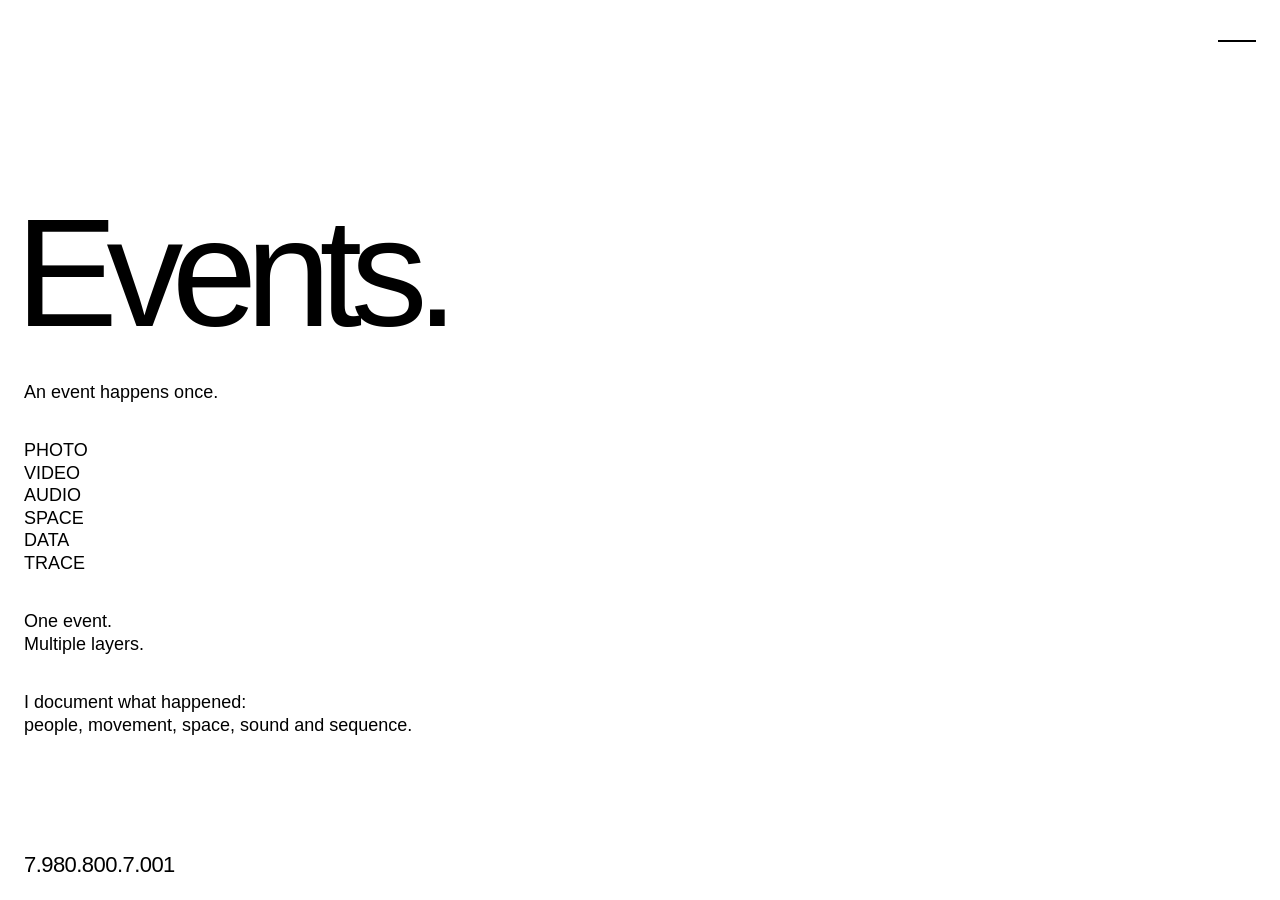
<file: e/index.html>
<!doctype html>
<html lang="en">

<head>
  <meta charset="utf-8">

  <meta
    name="viewport"
    content="width=device-width, initial-scale=1, viewport-fit=cover"
  >

  <title>Events</title>

  <style>
    :root {
      --x: 24px;
      --y: 24px;

      --display-size: clamp(90px, 12vw, 210px);
      --text-size: clamp(18px, 1.4vw, 24px);
      --phone-size: 22px;
    }

    * {
      box-sizing: border-box;
    }

    html,
    body {
      width: 100%;
      height: 100%;
      margin: 0;
    }

    body {
      overflow: hidden;

      background: #fff;
      color: #000;

      font-family: Helvetica, Arial, sans-serif;

      -webkit-font-smoothing: antialiased;
    }

    a,
    a:link,
    a:visited,
    a:hover,
    a:focus,
    a:active {
      color: inherit;
      text-decoration: none;
    }


    /* HOME */

    .home-link {
      position: fixed;

      top: 0;
      left: 0;

      width: 140px;
      height: 72px;

      z-index: 300;
    }


    /* MENU BUTTON */

    .menu {
      position: fixed;

      top: var(--y);
      right: var(--x);

      z-index: 300;

      width: 46px;
      height: 34px;

      padding: 0;

      border: 0;
      background: transparent;

      cursor: pointer;
    }

    .menu span {
      position: absolute;

      top: 50%;
      right: 0;

      width: 38px;
      height: 2px;

      background: #000;

      transform:
        translateY(-50%)
        rotate(0deg);

      transform-origin: center;

      transition:
        transform .25s ease,
        background .2s ease;
    }

    body.menu-open .menu span {
      background: #fff;

      transform:
        translateY(-50%)
        rotate(90deg);
    }


    /* CONTENT */

    .content {
      position: fixed;

      left: var(--x);
      top: 55%;

      width: min(
        720px,
        calc(100vw - 48px)
      );

      transform: translateY(-50%);
    }


    /* DISPLAY TITLE */

    h1 {
      margin:
        0
        0
        52px
        0;

      font-size: var(--display-size);
      line-height: .72;

      font-weight: 400;

      letter-spacing: -.075em;

      transform: translateX(-0.055em);
    }


    /* TEXT */

    .text {
      max-width: 620px;

      margin: 0 0 36px;

      font-size: var(--text-size);
      line-height: 1.25;
    }

    .layers {
      display: flex;
      flex-direction: column;

      max-width: 620px;

      margin: 0 0 36px;

      font-size: var(--text-size);
      line-height: 1.25;
    }


    /* PHONE */

    .page-phone {
      position: fixed;

      left: var(--x);
      bottom: var(--y);

      z-index: 20;

      font-size: var(--phone-size);
      line-height: 1;

      letter-spacing: -.025em;
    }


    /* MENU NAV */

    .display-nav {
      display: flex;
      flex-direction: column;

      align-items: flex-start;

      gap: 14px;

      margin-bottom: 32px;
    }

    .display-nav a {
      display: block;

      margin: 0;

      font-size: var(--display-size);
      line-height: .72;

      font-weight: 400;

      letter-spacing: -.075em;

      transform: translateX(-0.055em);
    }


    /* OVERLAY */

    .overlay {
      position: fixed;

      inset: 0;

      z-index: 100;

      background: #000;
      color: #fff;

      opacity: 0;
      visibility: hidden;

      pointer-events: none;

      transition:
        opacity .2s ease,
        visibility .2s ease;
    }

    body.menu-open .overlay {
      opacity: 1;
      visibility: visible;

      pointer-events: auto;
    }

    .overlay-bottom {
      position: absolute;

      left: var(--x);
      bottom: var(--y);
    }

    .overlay .phone {
      display: block;

      font-size: var(--phone-size);
      line-height: 1;

      letter-spacing: -.025em;
    }


    /* MOBILE */

    @media (max-width: 700px) {

      :root {
        --x: 18px;
        --y: 18px;

        --display-size: 24vw;
        --text-size: 18px;
        --phone-size: 22px;
      }

      .content {
        left: var(--x);
        top: 53%;

        width: calc(100vw - 36px);

        transform: translateY(-50%);
      }

      h1 {
        margin-bottom: 38px;
      }

      .text,
      .layers {
        margin-bottom: 30px;
      }

      .display-nav {
        gap: 10px;
        margin-bottom: 28px;
      }

      .menu span {
        width: 36px;
      }
    }
  </style>
</head>


<body>


  <a
    class="home-link"
    href="/"
    aria-label="Home"
  ></a>


  <button
    class="menu"
    id="menu"
    type="button"
    aria-label="Open menu"
    aria-expanded="false"
  >
    <span></span>
  </button>


  <main class="content">

    <h1>
      Events.
    </h1>


    <p class="text">
      An event happens once.
    </p>


    <div class="layers">

      <span>PHOTO</span>
      <span>VIDEO</span>
      <span>AUDIO</span>
      <span>SPACE</span>
      <span>DATA</span>
      <span>TRACE</span>

    </div>


    <p class="text">
      One event.<br>
      Multiple layers.
    </p>


    <p class="text">
      I document what happened:<br>
      people, movement, space, sound and sequence.
    </p>

  </main>

</style>

  <a
    class="page-phone"
    href="tel:+79808007001"
  >
    7.980.800.7.001
  </a>


  <div class="overlay">

    <div class="overlay-bottom">

      <nav class="display-nav">

        <a href="/r/">
          Ready.
        </a>

        <a href="/e/">
          Events.
        </a>

      </nav>


      <a
        class="phone"
        href="tel:+79808007001"
      >
        7.980.800.7.001
      </a>

    </div>

  </div>


  <script>
    const menu =
      document.getElementById("menu");

    menu.addEventListener("click", () => {

      const open =
        document.body.classList.toggle(
          "menu-open"
        );

      menu.setAttribute(
        "aria-expanded",
        String(open)
      );

    });


    document.addEventListener(
      "keydown",
      event => {

        if (event.key === "Escape") {

          document.body.classList.remove(
            "menu-open"
          );

          menu.setAttribute(
            "aria-expanded",
            "false"
          );

        }

      }
    );
  </script>


</body>
</html>
</file>
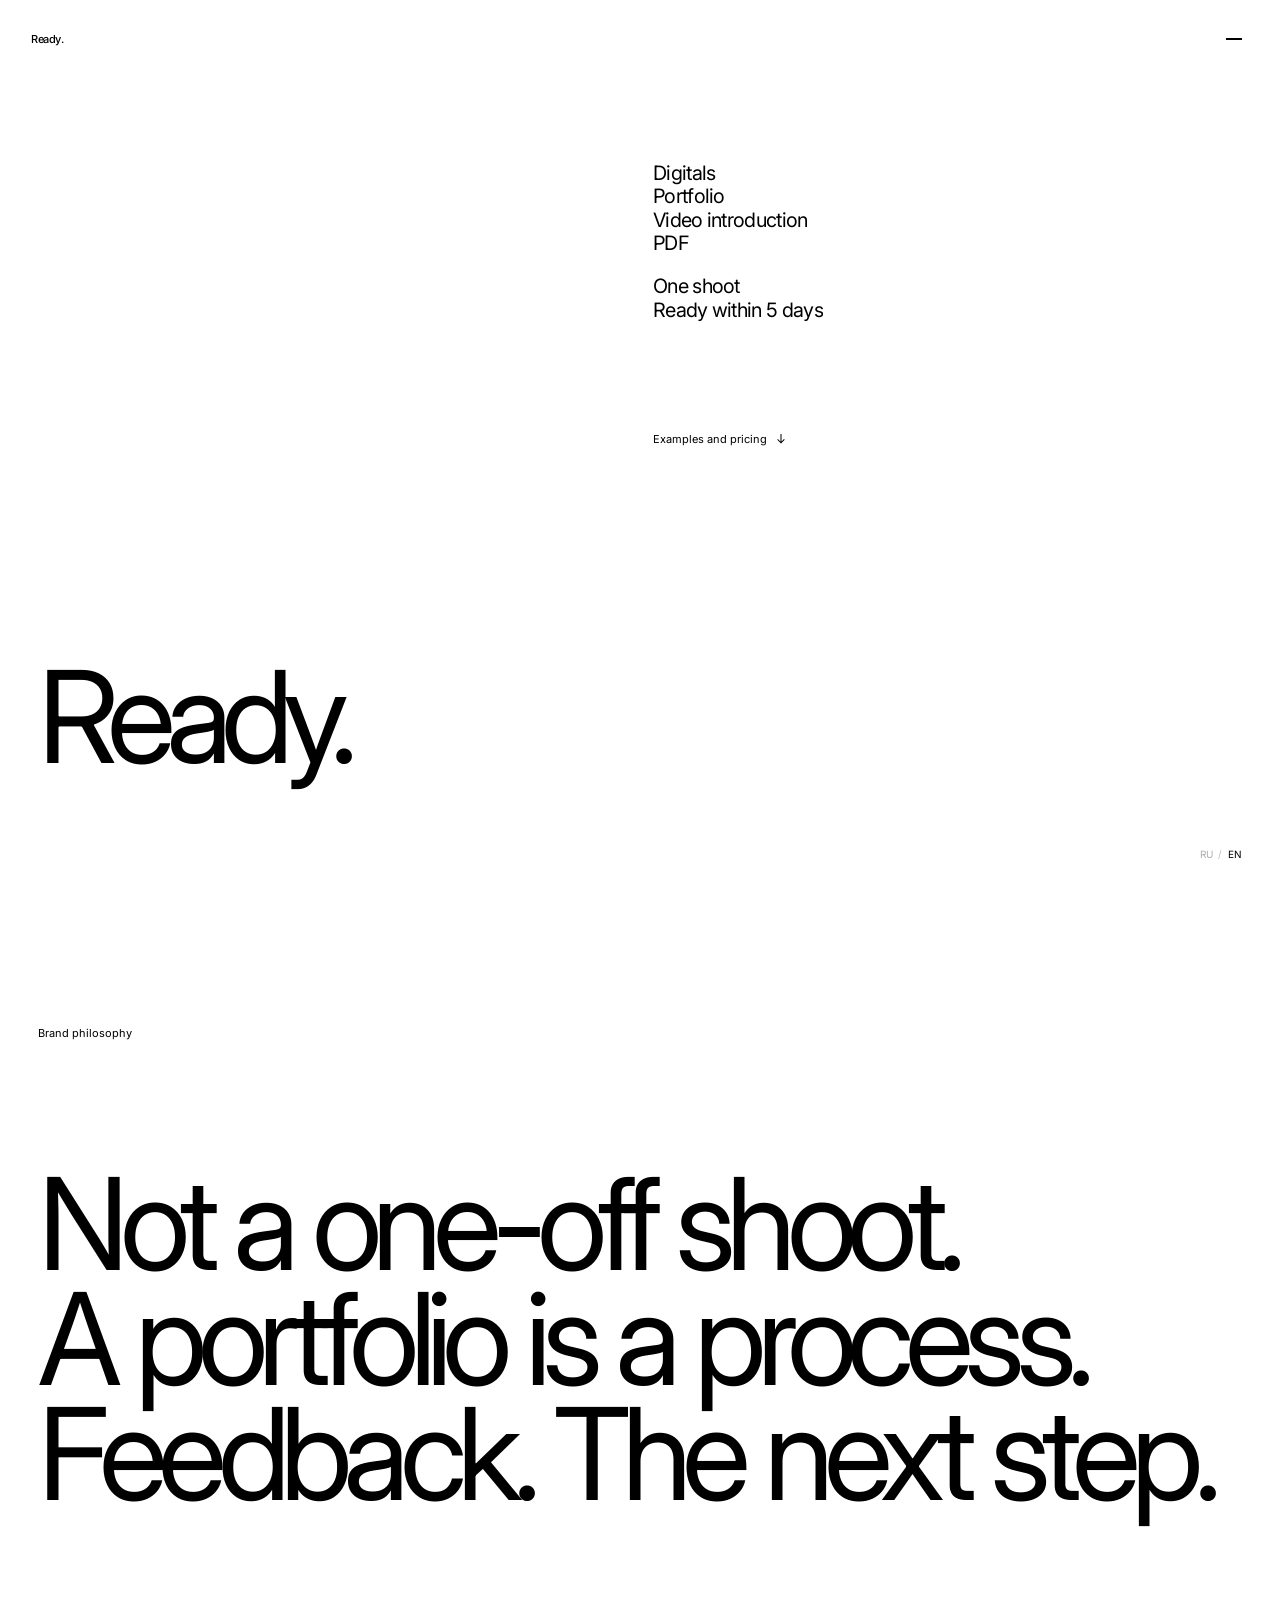
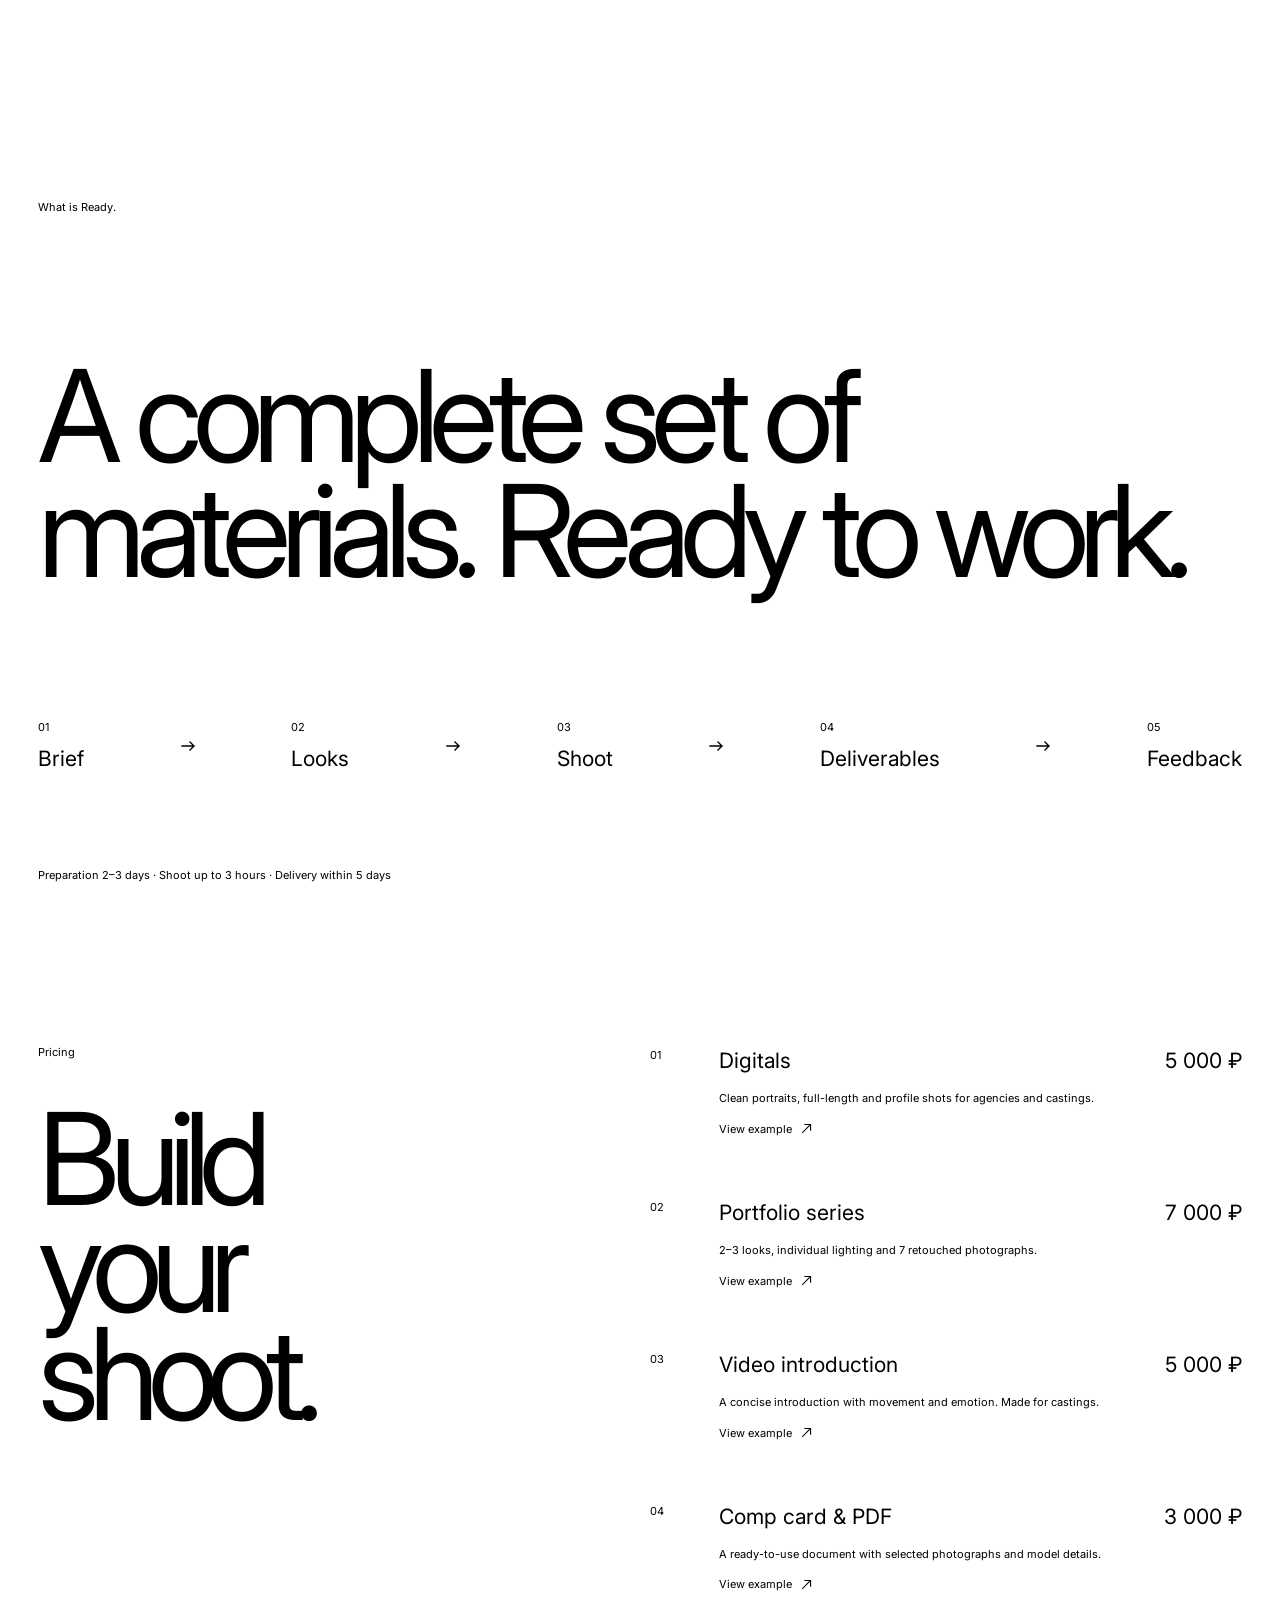
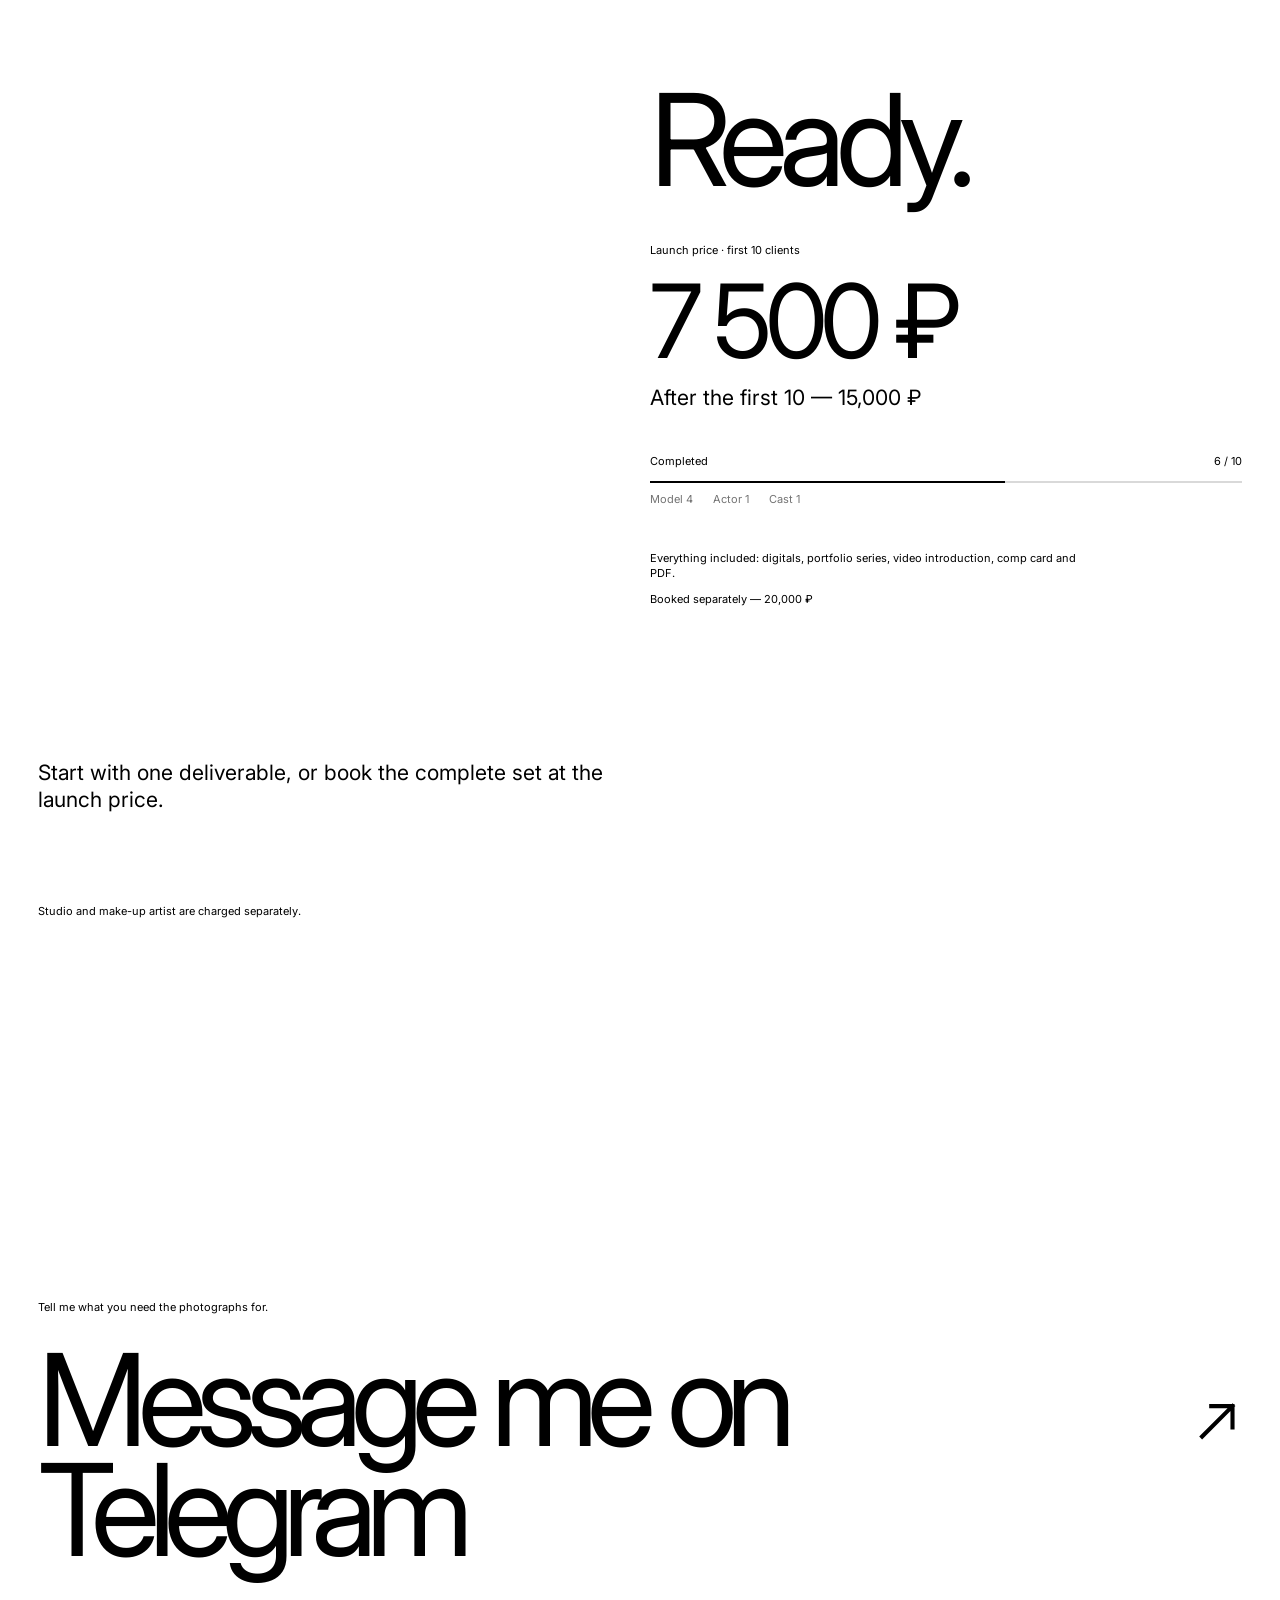
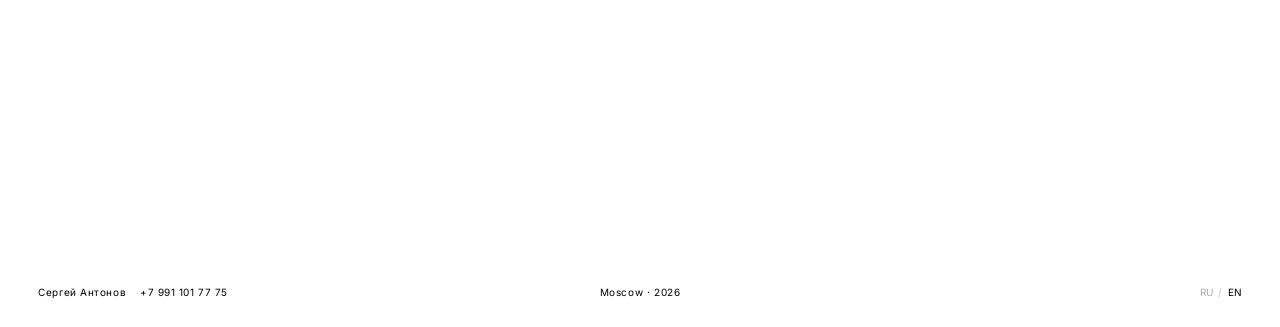
<file: model-ready/index.html>
<!doctype html>
<html lang="ru">
<head>
  <meta charset="utf-8">
  <meta name="viewport" content="width=device-width, initial-scale=1">
  <meta name="description" content="Ready. — фото и видео для моделей, актёров и кастингов.">
  <title>Ready.</title>
  <link rel="preconnect" href="https://fonts.googleapis.com">
  <link rel="preconnect" href="https://fonts.gstatic.com" crossorigin>
  <link href="https://fonts.googleapis.com/css2?family=Inter:wght@400;500&display=swap" rel="stylesheet">
  <link rel="stylesheet" href="styles.css?v=66">
</head>
<body>
  <header class="header">
    <a class="wordmark" href="#top" aria-label="Ready, на главную">Ready.</a>
    <button class="menu" aria-label="Открыть меню" aria-expanded="false">
      <span></span>
    </button>
  </header>

  <nav class="overlay" aria-hidden="true">
    <a href="#session" data-i18n="nav.result">Что получите</a>
    <a href="#method" data-i18n="nav.method">Как проходит</a>
    <a href="#session" data-i18n="nav.pricing">Стоимость</a>
    <a href="#contact" data-i18n="nav.contact">Контакты</a>
  </nav>

  <main id="top">
    <section class="page hero clear-hero">
      <h1>Ready.</h1>
      <p class="lead" data-i18n-html="hero.lead"><span class="lead-list"><span>Снепы</span><span>Портфолио</span><span>Видеовизитка</span><span>PDF</span></span><span class="lead-summary"><span>За одну съёмку</span><span>Готовность до 5 дней</span></span></p>
      <a class="hero-link" href="#session"><span data-i18n="hero.link">Примеры и цены</span><svg class="icon icon-down" viewBox="0 0 16 16" aria-hidden="true"><path d="M8 2v11M4 9l4 4 4-4"/></svg></a>
      <div class="footer-languages bottom-right hero-languages" aria-label="Язык сайта">
        <button type="button" data-language="ru" aria-pressed="true">RU</button>
        <span aria-hidden="true">/</span>
        <button type="button" data-language="en" aria-pressed="false">EN</button>
      </div>
    </section>

    <section class="approach philosophy" id="approach">
      <p class="approach-label" data-i18n="philosophy.label">Философия бренда</p>
      <p class="philosophy-copy">
        <span data-i18n="philosophy.line1">Не разовая съёмка.</span>
        <span data-i18n="philosophy.line2">Портфолио как процесс.</span>
        <span data-i18n="philosophy.line3">Обратная связь. Следующий шаг.</span>
      </p>
    </section>

    <section class="page intro">
      <p class="intro-label" data-i18n="intro.label">Что такое Ready.</p>
      <p class="intro-title" data-i18n="intro.title">Готовый набор материалов для работы.</p>
      <div class="journey" id="method" aria-label="Путь работы" data-i18n-aria-label="journey.aria">
        <p><span>01</span><b data-i18n="journey.brief">Задача</b></p><i aria-hidden="true"><svg class="icon icon-forward" viewBox="0 0 16 16"><path d="M2 8h12M10 4l4 4-4 4"/></svg></i>
        <p><span>02</span><b data-i18n="journey.looks">Образы</b></p><i aria-hidden="true"><svg class="icon icon-forward" viewBox="0 0 16 16"><path d="M2 8h12M10 4l4 4-4 4"/></svg></i>
        <p><span>03</span><b data-i18n="journey.shoot">Съёмка</b></p><i aria-hidden="true"><svg class="icon icon-forward" viewBox="0 0 16 16"><path d="M2 8h12M10 4l4 4-4 4"/></svg></i>
        <p><span>04</span><b data-i18n="journey.materials">Материалы</b></p><i aria-hidden="true"><svg class="icon icon-forward" viewBox="0 0 16 16"><path d="M2 8h12M10 4l4 4-4 4"/></svg></i>
        <p><span>05</span><b data-i18n="journey.feedback">Обратная связь</b></p>
      </div>
      <p class="timing" data-i18n="journey.timing">Подготовка 2–3 дня · Съёмка до 3 часов · Готовность до 5 дней</p>
    </section>

    <section class="page offer" id="session">
      <div class="pricing-head">
        <p class="eyebrow" data-i18n="pricing.label">Стоимость</p>
        <h2 data-i18n-html="pricing.title">Соберите<br>свою съёмку.</h2>
      </div>
      <div class="builder">
        <article class="builder-item"><p class="builder-number">01</p><div><p class="builder-name" data-i18n="pricing.snaps">Снепы</p><p class="builder-copy" data-i18n="pricing.snapsCopy">Нейтральные портреты, полный рост и профиль для агентств и кастингов.</p><button class="example-link" type="button" data-example="snaps"><span data-i18n="examples.open">Посмотреть пример</span><svg class="icon icon-external" viewBox="0 0 16 16" aria-hidden="true"><path d="M3 13 13 3M6 3h7v7"/></svg></button></div><p class="builder-price">5 000 ₽</p></article>
        <article class="builder-item"><p class="builder-number">02</p><div><p class="builder-name" data-i18n="pricing.portfolio">Серия для портфолио</p><p class="builder-copy" data-i18n="pricing.portfolioCopy">2–3 образа, индивидуальный свет и 7 фотографий в ретуши.</p><button class="example-link" type="button" data-example="portfolio"><span data-i18n="examples.open">Посмотреть пример</span><svg class="icon icon-external" viewBox="0 0 16 16" aria-hidden="true"><path d="M3 13 13 3M6 3h7v7"/></svg></button></div><p class="builder-price">7 000 ₽</p></article>
        <article class="builder-item"><p class="builder-number">03</p><div><p class="builder-name" data-i18n="pricing.video">Видеовизитка</p><p class="builder-copy" data-i18n="pricing.videoCopy">Короткое представление, движение и эмоции. Формат для кастингов.</p><button class="example-link" type="button" data-example="video"><span data-i18n="examples.open">Посмотреть пример</span><svg class="icon icon-external" viewBox="0 0 16 16" aria-hidden="true"><path d="M3 13 13 3M6 3h7v7"/></svg></button></div><p class="builder-price">5 000 ₽</p></article>
        <article class="builder-item"><p class="builder-number">04</p><div><p class="builder-name" data-i18n="pricing.comp">Композитка и PDF</p><p class="builder-copy" data-i18n="pricing.compCopy">Готовый документ с выбранными фотографиями и данными модели.</p><button class="example-link" type="button" data-example="pdf"><span data-i18n="examples.open">Посмотреть пример</span><svg class="icon icon-external" viewBox="0 0 16 16" aria-hidden="true"><path d="M3 13 13 3M6 3h7v7"/></svg></button></div><p class="builder-price">3 000 ₽</p></article>
        <div class="bundle">
          <p class="bundle-label">Ready.</p>
          <p class="bundle-kicker" data-i18n="pricing.launch">Стартовая цена · первые 10 человек</p>
          <p class="bundle-price">7 500 ₽</p>
          <p class="bundle-regular" data-i18n="pricing.regular">После первых 10 — 15 000 ₽</p>
          <div class="launch-counter" aria-label="Готово 6 из 10" data-i18n-aria-label="pricing.counterAria">
            <p><span data-i18n="pricing.counterLabel">Готово</span><strong>6 / 10</strong></p>
            <div class="launch-progress" aria-hidden="true"><span></span></div>
            <p class="launch-breakdown"><span>Model 4</span><span>Actor 1</span><span>Cast 1</span></p>
          </div>
          <div>
            <p class="bundle-copy" data-i18n="pricing.bundleCopy">Всё вместе: снепы, серия для портфолио, видеовизитка, композитка и PDF.</p>
            <p class="bundle-saving" data-i18n="pricing.separate">По отдельности — 20 000 ₽</p>
          </div>
        </div>
      </div>
      <p class="builder-hint" data-i18n="pricing.hint">Можно начать с одного материала или забронировать полный комплект по стартовой цене.</p>
      <p class="note" data-i18n="pricing.note">Студия и визажист оплачиваются отдельно.</p>
    </section>

    <section class="page final" id="contact">
      <p class="eyebrow" data-i18n="contact.eyebrow">Расскажите, для чего вам нужны фотографии.</p>
      <a class="cta" href="https://t.me/santonovvv" target="_blank" rel="noreferrer"><span class="cta-copy" data-i18n="contact.cta">Написать в Telegram</span><svg class="icon icon-external icon-cta" viewBox="0 0 16 16" aria-hidden="true"><path d="M3 13 13 3M6 3h7v7"/></svg></a>
    </section>
  </main>

  <footer class="footer">
    <div class="contact-meta">
      <p>Сергей Антонов</p>
      <a href="tel:+79911017775">+7 991 101 77 75</a>
    </div>
    <div class="footer-right">
      <p data-i18n="footer.location">Москва · 2026</p>
    </div>
    <div class="footer-languages" aria-label="Язык сайта">
      <button type="button" data-language="ru" aria-pressed="true">RU</button>
      <span aria-hidden="true">/</span>
      <button type="button" data-language="en" aria-pressed="false">EN</button>
    </div>
  </footer>

  <dialog class="examples-modal" aria-labelledby="examples-title">
    <div class="examples-shell">
      <header class="examples-header">
        <p id="examples-title">Model Ready. / <span class="examples-current-title">Снепы</span></p>
        <button class="examples-close" type="button" aria-label="Закрыть" data-i18n-aria-label="examples.close">×</button>
      </header>
      <div class="examples-content">
        <section class="example-panel snaps-grid" data-example-panel="snaps">
          <img src="assets/digitals-egor-v2/01.jpg" alt="Снепы модели: полный рост анфас">
          <img src="assets/digitals-egor-v2/02.jpg" alt="Снепы модели: три четверти">
          <img src="assets/digitals-egor-v2/03.jpg" alt="Снепы модели: профиль в полный рост">
          <img src="assets/digitals-egor-v2/04.jpg" alt="Снепы модели: полный рост со спины">
          <img src="assets/digitals-egor-v2/06.jpg" alt="Снепы модели: три четверти в полный рост">
          <img src="assets/digitals-egor-v2/07.jpg" alt="Снепы модели: портрет по пояс анфас" loading="lazy">
          <img src="assets/digitals-egor-v2/09.jpg" alt="Снепы модели: профиль по пояс" loading="lazy">
          <img src="assets/digitals-egor-v2/12.jpg" alt="Снепы модели: портрет три четверти" loading="lazy">
          <img src="assets/digitals-egor-v2/13.jpg" alt="Снепы модели: портрет анфас" loading="lazy">
          <img src="assets/digitals-egor-v2/15.jpg" alt="Снепы модели: профиль крупным планом" loading="lazy">
          <img src="assets/digitals-egor-v2/17.jpg" alt="Снепы модели: правый профиль крупным планом" loading="lazy">
          <img src="assets/digitals-egor-v2/18.jpg" alt="Снепы модели: портрет три четверти крупным планом" loading="lazy">
          <img src="assets/digitals-egor-v2/19.jpg" alt="Снепы модели: нейтральный портрет" loading="lazy">
          <img src="assets/digitals-egor-v2/20.jpg" alt="Снепы модели: портрет с улыбкой" loading="lazy">
          <img src="assets/digitals-egor-v2/21.jpg" alt="Снепы модели: портрет с лёгкой улыбкой" loading="lazy">
          <img src="assets/digitals-egor-v2/22.jpg" alt="Снепы модели: левый профиль крупным планом" loading="lazy">
          <img src="assets/digitals-egor-v2/27.jpg" alt="Снепы модели: руки крупным планом" loading="lazy">
          <img src="assets/digitals-egor-v2/30.jpg" alt="Снепы модели: глаз крупным планом" loading="lazy">
        </section>
        <section class="example-panel portfolio-grid" data-example-panel="portfolio" hidden>
          <img src="assets/portfolio-boy/01.jpg" alt="Портфолио модели, образ 1" loading="lazy">
          <img src="assets/portfolio-boy/02.jpg" alt="Портфолио модели, образ 1" loading="lazy">
          <img src="assets/portfolio-boy/03.jpg" alt="Портфолио модели, образ 2" loading="lazy">
          <img src="assets/portfolio-boy/04.jpg" alt="Портфолио модели, образ 2" loading="lazy">
          <img src="assets/portfolio-boy/05.jpg" alt="Портфолио модели, образ 3" loading="lazy">
          <img src="assets/portfolio-boy/06.jpg" alt="Портфолио модели, образ 3" loading="lazy">
          <img src="assets/portfolio-boy/07.jpg" alt="Портфолио модели, образ 4" loading="lazy">
          <img src="assets/portfolio-boy/08.jpg" alt="Портфолио модели, образ 4" loading="lazy">
        </section>
        <section class="example-panel pdf-browser" data-example-panel="pdf" hidden>
          <section class="pdf-document pdf-document--profile">
            <header><h3 data-i18n="examples.castingProfile">Профиль модели</h3><span>PDF · 1</span></header>
            <div class="pdf-pages">
              <a href="assets/pdf/casting-profile.pdf#page=1" target="_blank" rel="noreferrer" aria-label="Профиль модели, страница 1"><img src="assets/pdf/pages/casting-profile/page-1.jpg" alt="Профиль модели, страница 1" loading="lazy"><span>1 / 1</span></a>
            </div>
          </section>
          <section class="pdf-document">
            <header><h3 data-i18n="examples.portfolioPdf">Портфолио</h3><span>PDF · 21</span></header>
            <div class="pdf-pages">
              <a href="assets/pdf/portfolio.pdf#page=1" target="_blank" rel="noreferrer" aria-label="Портфолио, страница 1"><img src="assets/pdf/pages/portfolio/page-01.jpg" alt="Портфолио, страница 1" loading="lazy"><span>1 / 21</span></a>
              <a href="assets/pdf/portfolio.pdf#page=2" target="_blank" rel="noreferrer" aria-label="Портфолио, страница 2"><img src="assets/pdf/pages/portfolio/page-02.jpg" alt="Портфолио, страница 2" loading="lazy"><span>2 / 21</span></a>
              <a href="assets/pdf/portfolio.pdf#page=3" target="_blank" rel="noreferrer" aria-label="Портфолио, страница 3"><img src="assets/pdf/pages/portfolio/page-03.jpg" alt="Портфолио, страница 3" loading="lazy"><span>3 / 21</span></a>
              <a href="assets/pdf/portfolio.pdf#page=4" target="_blank" rel="noreferrer" aria-label="Портфолио, страница 4"><img src="assets/pdf/pages/portfolio/page-04.jpg" alt="Портфолио, страница 4" loading="lazy"><span>4 / 21</span></a>
              <a href="assets/pdf/portfolio.pdf#page=5" target="_blank" rel="noreferrer" aria-label="Портфолио, страница 5"><img src="assets/pdf/pages/portfolio/page-05.jpg" alt="Портфолио, страница 5" loading="lazy"><span>5 / 21</span></a>
              <a href="assets/pdf/portfolio.pdf#page=6" target="_blank" rel="noreferrer" aria-label="Портфолио, страница 6"><img src="assets/pdf/pages/portfolio/page-06.jpg" alt="Портфолио, страница 6" loading="lazy"><span>6 / 21</span></a>
              <a href="assets/pdf/portfolio.pdf#page=7" target="_blank" rel="noreferrer" aria-label="Портфолио, страница 7"><img src="assets/pdf/pages/portfolio/page-07.jpg" alt="Портфолио, страница 7" loading="lazy"><span>7 / 21</span></a>
              <a href="assets/pdf/portfolio.pdf#page=8" target="_blank" rel="noreferrer" aria-label="Портфолио, страница 8"><img src="assets/pdf/pages/portfolio/page-08.jpg" alt="Портфолио, страница 8" loading="lazy"><span>8 / 21</span></a>
              <a href="assets/pdf/portfolio.pdf#page=9" target="_blank" rel="noreferrer" aria-label="Портфолио, страница 9"><img src="assets/pdf/pages/portfolio/page-09.jpg" alt="Портфолио, страница 9" loading="lazy"><span>9 / 21</span></a>
              <a href="assets/pdf/portfolio.pdf#page=10" target="_blank" rel="noreferrer" aria-label="Портфолио, страница 10"><img src="assets/pdf/pages/portfolio/page-10.jpg" alt="Портфолио, страница 10" loading="lazy"><span>10 / 21</span></a>
              <a href="assets/pdf/portfolio.pdf#page=11" target="_blank" rel="noreferrer" aria-label="Портфолио, страница 11"><img src="assets/pdf/pages/portfolio/page-11.jpg" alt="Портфолио, страница 11" loading="lazy"><span>11 / 21</span></a>
              <a href="assets/pdf/portfolio.pdf#page=12" target="_blank" rel="noreferrer" aria-label="Портфолио, страница 12"><img src="assets/pdf/pages/portfolio/page-12.jpg" alt="Портфолио, страница 12" loading="lazy"><span>12 / 21</span></a>
              <a href="assets/pdf/portfolio.pdf#page=13" target="_blank" rel="noreferrer" aria-label="Портфолио, страница 13"><img src="assets/pdf/pages/portfolio/page-13.jpg" alt="Портфолио, страница 13" loading="lazy"><span>13 / 21</span></a>
              <a href="assets/pdf/portfolio.pdf#page=14" target="_blank" rel="noreferrer" aria-label="Портфолио, страница 14"><img src="assets/pdf/pages/portfolio/page-14.jpg" alt="Портфолио, страница 14" loading="lazy"><span>14 / 21</span></a>
              <a href="assets/pdf/portfolio.pdf#page=15" target="_blank" rel="noreferrer" aria-label="Портфолио, страница 15"><img src="assets/pdf/pages/portfolio/page-15.jpg" alt="Портфолио, страница 15" loading="lazy"><span>15 / 21</span></a>
              <a href="assets/pdf/portfolio.pdf#page=16" target="_blank" rel="noreferrer" aria-label="Портфолио, страница 16"><img src="assets/pdf/pages/portfolio/page-16.jpg" alt="Портфолио, страница 16" loading="lazy"><span>16 / 21</span></a>
              <a href="assets/pdf/portfolio.pdf#page=17" target="_blank" rel="noreferrer" aria-label="Портфолио, страница 17"><img src="assets/pdf/pages/portfolio/page-17.jpg" alt="Портфолио, страница 17" loading="lazy"><span>17 / 21</span></a>
              <a href="assets/pdf/portfolio.pdf#page=18" target="_blank" rel="noreferrer" aria-label="Портфолио, страница 18"><img src="assets/pdf/pages/portfolio/page-18.jpg" alt="Портфолио, страница 18" loading="lazy"><span>18 / 21</span></a>
              <a href="assets/pdf/portfolio.pdf#page=19" target="_blank" rel="noreferrer" aria-label="Портфолио, страница 19"><img src="assets/pdf/pages/portfolio/page-19.jpg" alt="Портфолио, страница 19" loading="lazy"><span>19 / 21</span></a>
              <a href="assets/pdf/portfolio.pdf#page=20" target="_blank" rel="noreferrer" aria-label="Портфолио, страница 20"><img src="assets/pdf/pages/portfolio/page-20.jpg" alt="Портфолио, страница 20" loading="lazy"><span>20 / 21</span></a>
              <a href="assets/pdf/portfolio.pdf#page=21" target="_blank" rel="noreferrer" aria-label="Портфолио, страница 21"><img src="assets/pdf/pages/portfolio/page-21.jpg" alt="Портфолио, страница 21" loading="lazy"><span>21 / 21</span></a>
            </div>
          </section>
          <section class="pdf-document">
            <header><h3 data-i18n="examples.compCard">Композитка</h3><span>PDF · 2</span></header>
            <div class="pdf-pages">
              <a href="assets/pdf/comp-card.pdf#page=1" target="_blank" rel="noreferrer" aria-label="Композитка, страница 1"><img src="assets/pdf/pages/comp-card/page-1.jpg" alt="Композитка, страница 1" loading="lazy"><span>1 / 2</span></a>
              <a href="assets/pdf/comp-card.pdf#page=2" target="_blank" rel="noreferrer" aria-label="Композитка, страница 2"><img src="assets/pdf/pages/comp-card/page-2.jpg" alt="Композитка, страница 2" loading="lazy"><span>2 / 2</span></a>
            </div>
          </section>
        </section>
        <section class="example-panel video-grid" data-example-panel="video" hidden>
          <figure>
            <video controls playsinline preload="auto">
              <source src="assets/video/egor-introduction.mp4" type="video/mp4">
            </video>
            <figcaption><span data-i18n="examples.introduction">Визитка</span><span>00:13</span></figcaption>
          </figure>
          <figure>
            <video controls playsinline preload="auto">
              <source src="assets/video/egor-close-up.mp4" type="video/mp4">
            </video>
            <figcaption><span data-i18n="examples.closeUp">Крупный план</span><span>00:09</span></figcaption>
          </figure>
        </section>
      </div>
    </div>
  </dialog>

  <script src="script.js?v=50"></script>
</body>
</html>
</file>
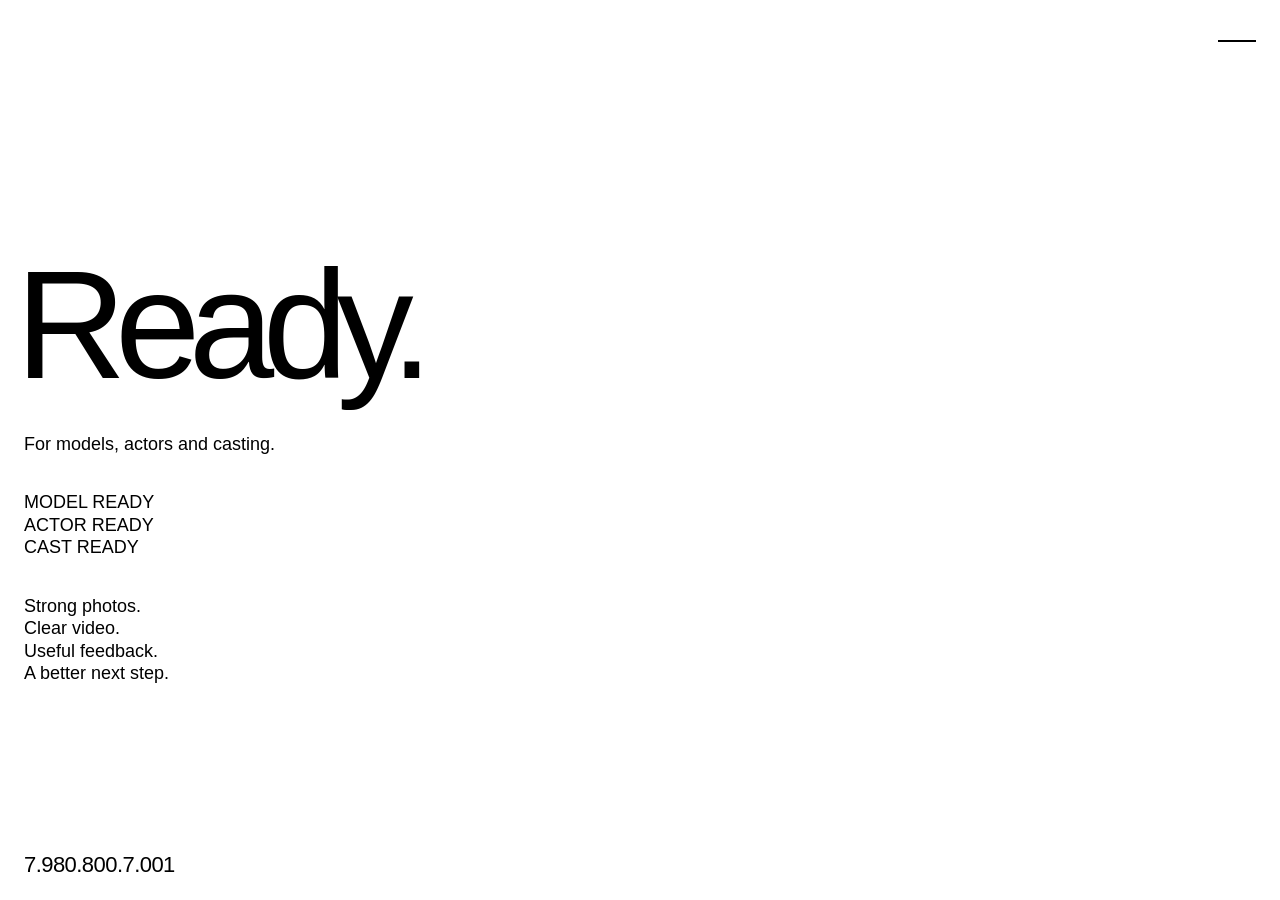
<file: r/index.html>
<!doctype html>
<html lang="en">

<head>
  <meta charset="utf-8">

  <meta
    name="viewport"
    content="width=device-width, initial-scale=1, viewport-fit=cover"
  >

  <title>Ready.</title>

  <style>
    :root {
      --x: 24px;
      --y: 24px;

      --display-size: clamp(90px, 12vw, 210px);
      --text-size: clamp(18px, 1.4vw, 24px);
      --phone-size: 22px;
    }

    * {
      box-sizing: border-box;
    }

    html,
    body {
      width: 100%;
      height: 100%;
      margin: 0;
    }

    body {
      overflow: hidden;

      background: #fff;
      color: #000;

      font-family: Helvetica, Arial, sans-serif;
      -webkit-font-smoothing: antialiased;
    }

    a,
    a:link,
    a:visited,
    a:hover,
    a:focus,
    a:active {
      color: inherit;
      text-decoration: none;
    }


    /* EMPTY HOME AREA */

    .home-link {
      position: fixed;

      top: 0;
      left: 0;

      width: 140px;
      height: 72px;

      z-index: 300;
    }


    /* MENU BUTTON */

    .menu {
      position: fixed;

      top: var(--y);
      right: var(--x);

      z-index: 300;

      width: 46px;
      height: 34px;

      padding: 0;

      border: 0;
      background: transparent;

      cursor: pointer;
    }

    .menu span {
      position: absolute;

      top: 50%;
      right: 0;

      width: 38px;
      height: 2px;

      background: #000;

      transform:
        translateY(-50%)
        rotate(0deg);

      transform-origin: center;

      transition:
        transform .25s ease,
        background .2s ease;
    }

    body.menu-open .menu span {
      background: #fff;

      transform:
        translateY(-50%)
        rotate(90deg);
    }


    /* CONTENT */

    .content {
      position: fixed;

      left: var(--x);
      top: 55%;

      width: min(
        720px,
        calc(100vw - 48px)
      );

      transform: translateY(-50%);
    }


    /* TITLE */

    h1 {
      margin:
        0
        0
        52px
        0;

      font-size: var(--display-size);
      line-height: .72;

      font-weight: 400;
      letter-spacing: -.075em;

      transform: translateX(-0.055em);
    }


    /* TEXT */

    .text {
      max-width: 620px;

      margin: 0 0 36px;

      font-size: var(--text-size);
      line-height: 1.25;
    }

    .ready-list {
      display: flex;
      flex-direction: column;

      max-width: 620px;

      margin: 0 0 36px;

      font-size: var(--text-size);
      line-height: 1.25;
    }


    /* PHONE */

    .page-phone {
      position: fixed;

      left: var(--x);
      bottom: var(--y);

      z-index: 20;

      font-size: var(--phone-size);
      line-height: 1;

      letter-spacing: -.025em;
    }


    /* MENU NAV */

    .display-nav {
      display: flex;
      flex-direction: column;

      align-items: flex-start;

      gap: 14px;

      margin-bottom: 32px;
    }

    .display-nav a {
      display: block;

      margin: 0;

      font-size: var(--display-size);
      line-height: .72;

      font-weight: 400;
      letter-spacing: -.075em;

      transform: translateX(-0.055em);
    }


    /* OVERLAY */

    .overlay {
      position: fixed;

      inset: 0;

      z-index: 100;

      background: #000;
      color: #fff;

      opacity: 0;
      visibility: hidden;

      pointer-events: none;

      transition:
        opacity .2s ease,
        visibility .2s ease;
    }

    body.menu-open .overlay {
      opacity: 1;
      visibility: visible;

      pointer-events: auto;
    }

    .overlay-bottom {
      position: absolute;

      left: var(--x);
      bottom: var(--y);
    }

    .overlay .phone {
      display: block;

      font-size: var(--phone-size);
      line-height: 1;

      letter-spacing: -.025em;
    }


    /* MOBILE */

    @media (max-width: 700px) {

      :root {
        --x: 18px;
        --y: 18px;

        --display-size: 24vw;
        --text-size: 18px;
        --phone-size: 22px;
      }

      .content {
        left: var(--x);
        top: 53%;

        width: calc(100vw - 36px);

        transform: translateY(-50%);
      }

      h1 {
        margin-bottom: 38px;
      }

      .text,
      .ready-list {
        margin-bottom: 30px;
      }

      .display-nav {
        gap: 10px;
        margin-bottom: 28px;
      }

      .menu span {
        width: 36px;
      }
    }
.home-link {
  top: var(--y);
  left: var(--x);
  width: auto;
  height: 34px;
  display: flex;
  align-items: center;
  font: 400 13px/1 Helvetica, Arial, sans-serif;
  color: #000;
  text-decoration: none;
}

body.menu-open .home-link {
  color: #fff;
}
  </style>
</head>


<body>


  <a
    class="home-link"
    href="/"
    aria-label="Home"
  ></a>


  <button
    class="menu"
    id="menu"
    type="button"
    aria-label="Open menu"
    aria-expanded="false"
  >
    <span></span>
  </button>


  <main class="content">

    <h1>
      Ready.
    </h1>


    <p class="text">
      For models, actors and casting.
    </p>


    <div class="ready-list">

      <span>MODEL READY</span>
      <span>ACTOR READY</span>
      <span>CAST READY</span>

    </div>


    <p class="text">
      Strong photos.<br>
      Clear video.<br>
      Useful feedback.<br>
      A better next step.
    </p>

  </main>


<style>
.more-link,
.more-link:visited,
.more-link:hover,
.more-link:focus,
.more-link:active {
  font: inherit;
  color: inherit;
  text-decoration: none;
}
</style>

  <a
    class="page-phone"
    href="tel:+79808007001"
  >
    7.980.800.7.001
  </a>


  <!-- GLOBAL MENU -->

  <div class="overlay">

    <div class="overlay-bottom">

      <nav class="display-nav">

        <a href="/r/">
          Ready.
        </a>

        <a href="/e/">
          Events.
        </a>

      </nav>


      <a
        class="phone"
        href="tel:+79808007001"
      >
        7.980.800.7.001
      </a>

    </div>

  </div>


  <script>
    const menu =
      document.getElementById("menu");

    menu.addEventListener("click", () => {

      const open =
        document.body.classList.toggle(
          "menu-open"
        );

      menu.setAttribute(
        "aria-expanded",
        String(open)
      );

    });


    document.addEventListener(
      "keydown",
      event => {

        if (event.key === "Escape") {

          document.body.classList.remove(
            "menu-open"
          );

          menu.setAttribute(
            "aria-expanded",
            "false"
          );

        }

      }
    );
  </script>


</body>
</html>
</file>
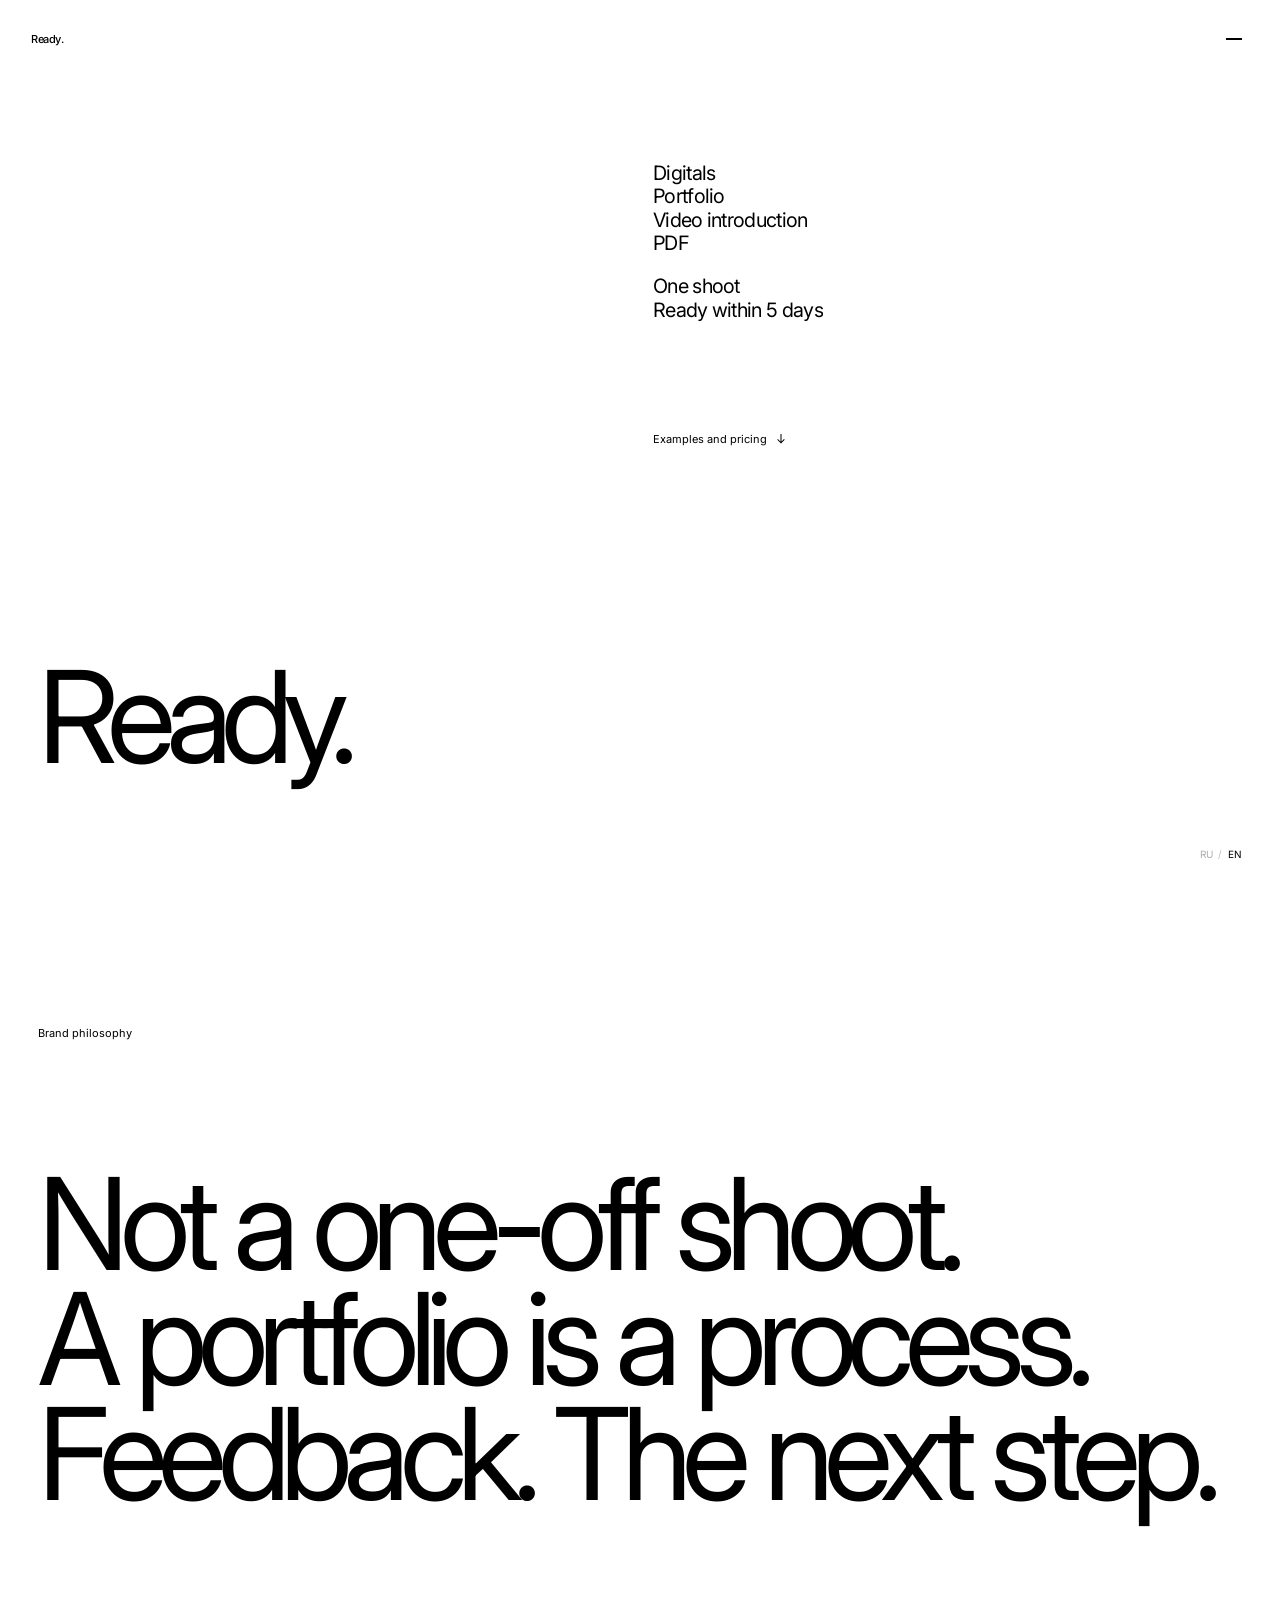
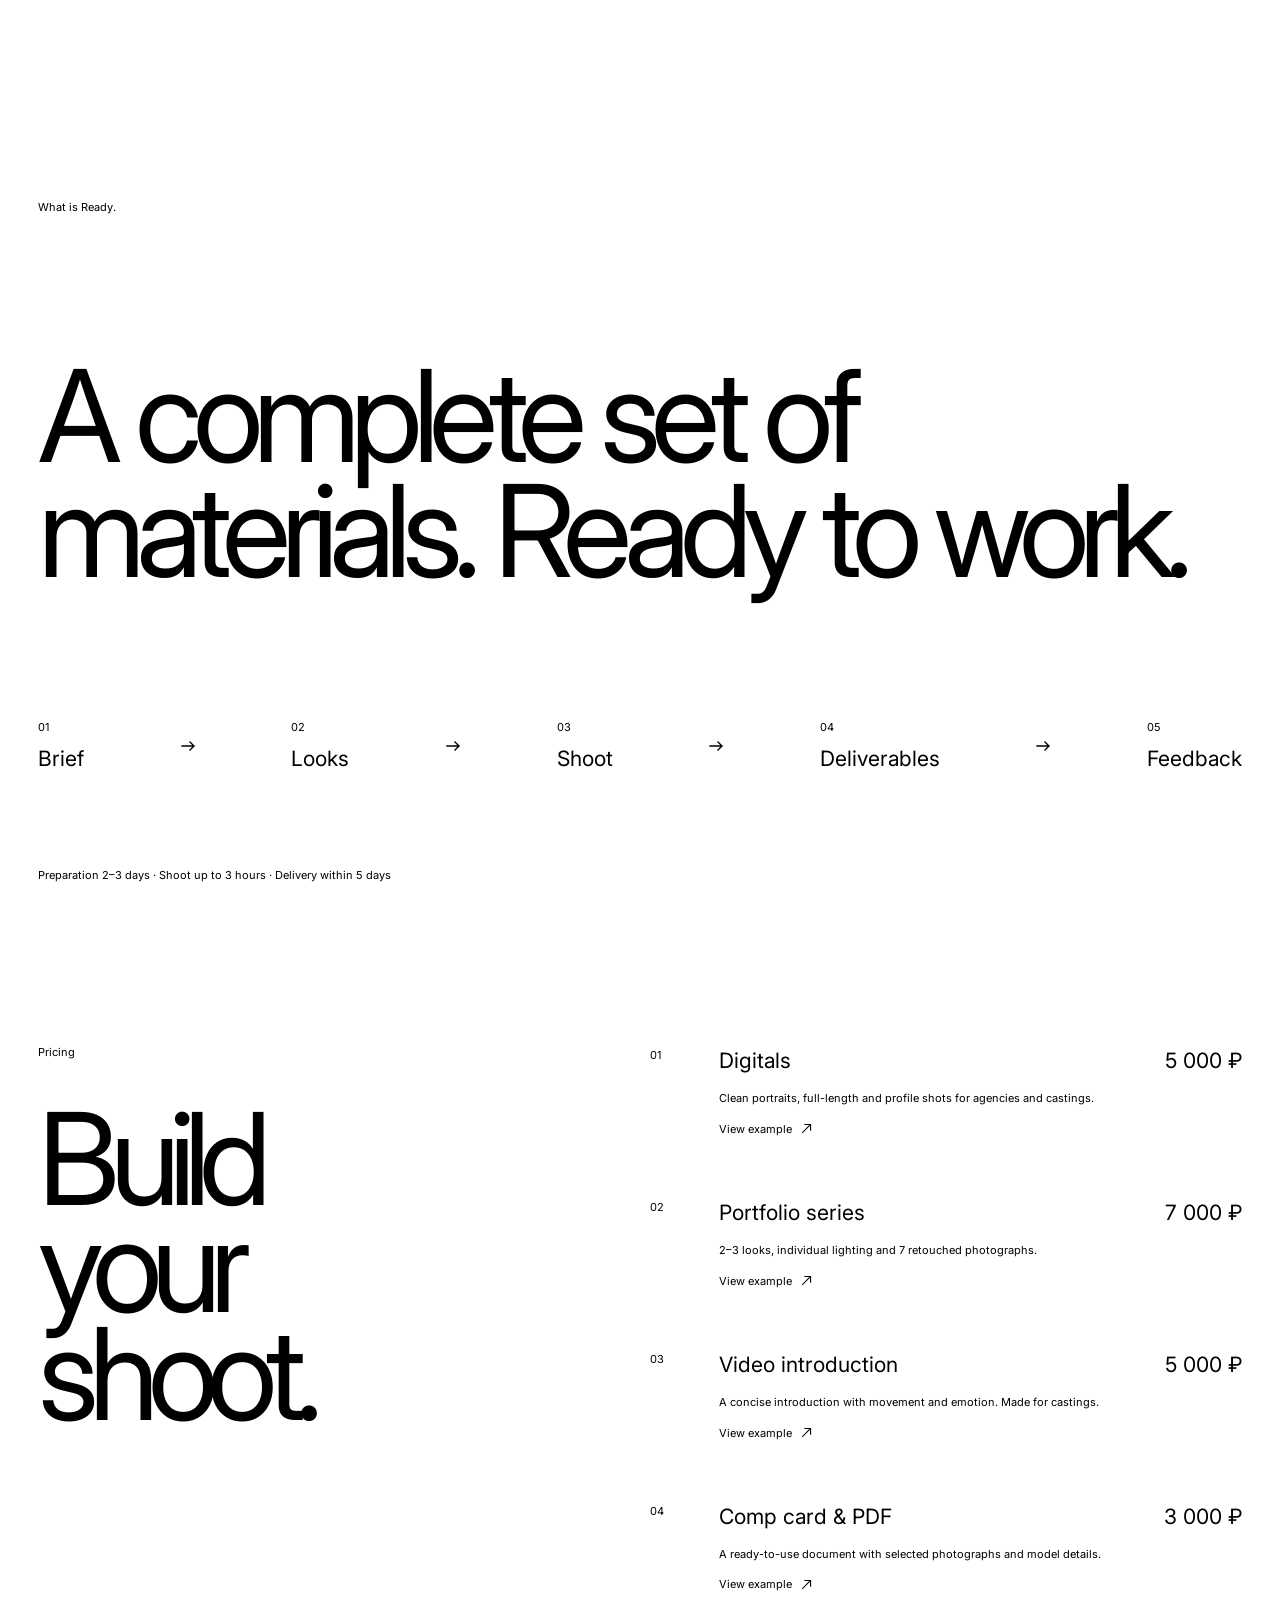
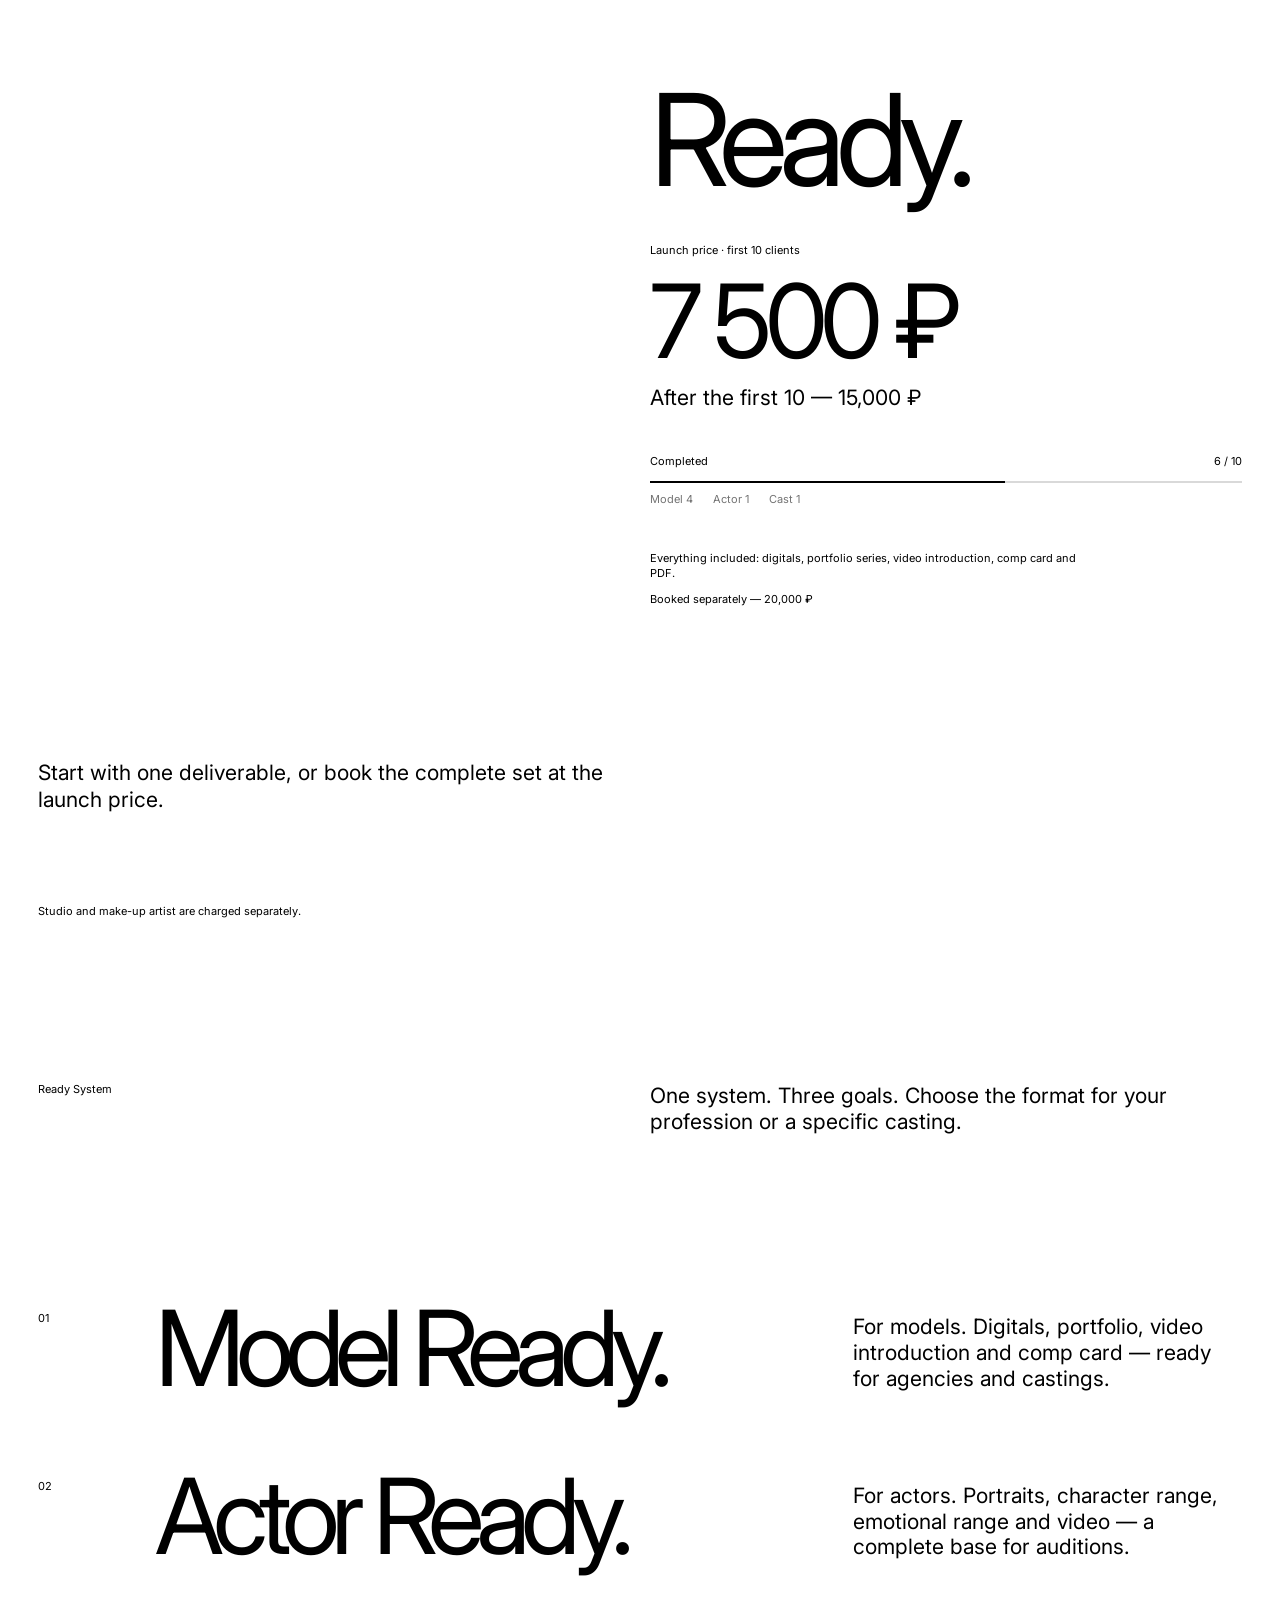
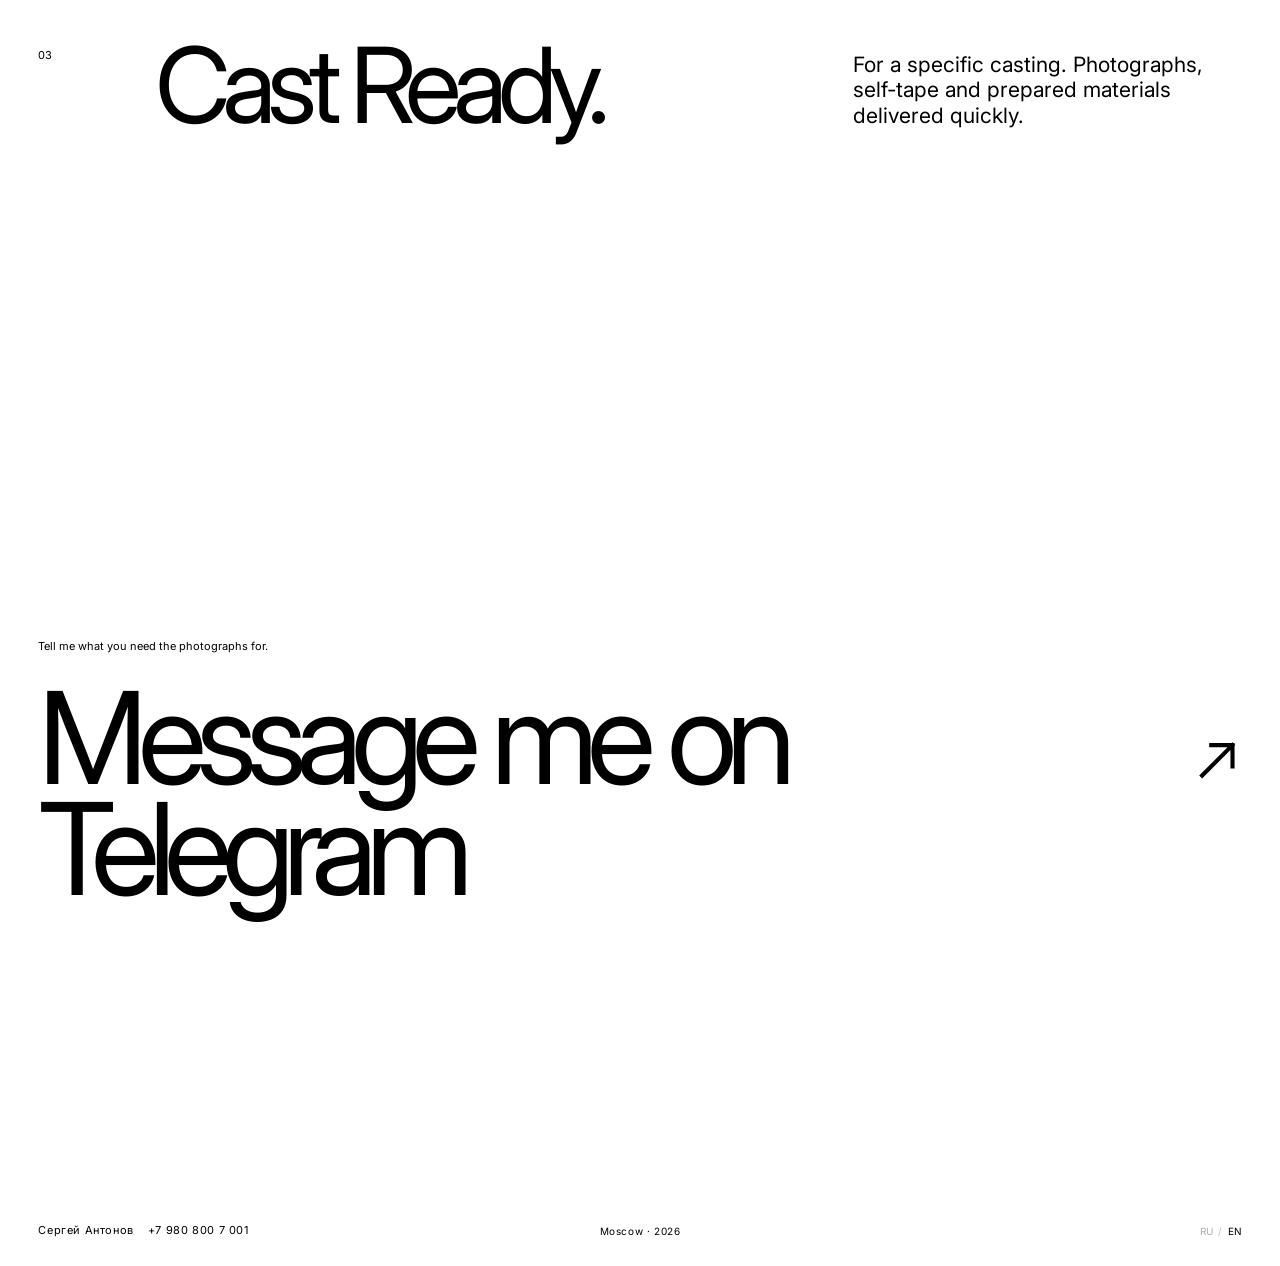
<file: ready/index.html>
<!doctype html>
<html lang="ru">
<head>
  <meta charset="utf-8">
  <meta name="viewport" content="width=device-width, initial-scale=1">
  <meta name="description" content="Ready. — фото и видео для моделей, актёров и кастингов.">
  <title>Ready.</title>
  <link rel="preconnect" href="https://fonts.googleapis.com">
  <link rel="preconnect" href="https://fonts.gstatic.com" crossorigin>
  <link href="https://fonts.googleapis.com/css2?family=Inter:wght@400;500&display=swap" rel="stylesheet">
  <link rel="stylesheet" href="styles.css?v=66">
</head>
<body>
  <header class="header">
    <a class="wordmark" href="#top" aria-label="Ready, на главную">Ready.</a>
    <button class="menu" aria-label="Открыть меню" aria-expanded="false">
      <span></span>
    </button>
  </header>

  <nav class="overlay" aria-hidden="true">
    <a href="#session" data-i18n="nav.result">Что получите</a>
    <a href="#method" data-i18n="nav.method">Как проходит</a>
    <a href="#session" data-i18n="nav.pricing">Стоимость</a>
    <a href="#contact" data-i18n="nav.contact">Контакты</a>
  </nav>

  <main id="top">
    <section class="page hero clear-hero">
      <h1>Ready.</h1>
      <p class="lead" data-i18n-html="hero.lead"><span class="lead-list"><span>Снепы</span><span>Портфолио</span><span>Видеовизитка</span><span>PDF</span></span><span class="lead-summary"><span>За одну съёмку</span><span>Готовность до 5 дней</span></span></p>
      <a class="hero-link" href="#session"><span data-i18n="hero.link">Примеры и цены</span><svg class="icon icon-down" viewBox="0 0 16 16" aria-hidden="true"><path d="M8 2v11M4 9l4 4 4-4"/></svg></a>
      <div class="footer-languages bottom-right hero-languages" aria-label="Язык сайта">
        <button type="button" data-language="ru" aria-pressed="true">RU</button>
        <span aria-hidden="true">/</span>
        <button type="button" data-language="en" aria-pressed="false">EN</button>
      </div>
    </section>

    <section class="approach philosophy" id="approach">
      <p class="approach-label" data-i18n="philosophy.label">Философия бренда</p>
      <p class="philosophy-copy">
        <span data-i18n="philosophy.line1">Не разовая съёмка.</span>
        <span data-i18n="philosophy.line2">Портфолио как процесс.</span>
        <span data-i18n="philosophy.line3">Обратная связь. Следующий шаг.</span>
      </p>
    </section>

    <section class="page intro">
      <p class="intro-label" data-i18n="intro.label">Что такое Ready.</p>
      <p class="intro-title" data-i18n="intro.title">Готовый набор материалов для работы.</p>
      <div class="journey" id="method" aria-label="Путь работы" data-i18n-aria-label="journey.aria">
        <p><span>01</span><b data-i18n="journey.brief">Задача</b></p><i aria-hidden="true"><svg class="icon icon-forward" viewBox="0 0 16 16"><path d="M2 8h12M10 4l4 4-4 4"/></svg></i>
        <p><span>02</span><b data-i18n="journey.looks">Образы</b></p><i aria-hidden="true"><svg class="icon icon-forward" viewBox="0 0 16 16"><path d="M2 8h12M10 4l4 4-4 4"/></svg></i>
        <p><span>03</span><b data-i18n="journey.shoot">Съёмка</b></p><i aria-hidden="true"><svg class="icon icon-forward" viewBox="0 0 16 16"><path d="M2 8h12M10 4l4 4-4 4"/></svg></i>
        <p><span>04</span><b data-i18n="journey.materials">Материалы</b></p><i aria-hidden="true"><svg class="icon icon-forward" viewBox="0 0 16 16"><path d="M2 8h12M10 4l4 4-4 4"/></svg></i>
        <p><span>05</span><b data-i18n="journey.feedback">Обратная связь</b></p>
      </div>
      <p class="timing" data-i18n="journey.timing">Подготовка 2–3 дня · Съёмка до 3 часов · Готовность до 5 дней</p>
    </section>

    <section class="page offer" id="session">
      <div class="pricing-head">
        <p class="eyebrow" data-i18n="pricing.label">Стоимость</p>
        <h2 data-i18n-html="pricing.title">Соберите<br>свою съёмку.</h2>
      </div>
      <div class="builder">
        <article class="builder-item"><p class="builder-number">01</p><div><p class="builder-name" data-i18n="pricing.snaps">Снепы</p><p class="builder-copy" data-i18n="pricing.snapsCopy">Нейтральные портреты, полный рост и профиль для агентств и кастингов.</p><button class="example-link" type="button" data-example="snaps"><span data-i18n="examples.open">Посмотреть пример</span><svg class="icon icon-external" viewBox="0 0 16 16" aria-hidden="true"><path d="M3 13 13 3M6 3h7v7"/></svg></button></div><p class="builder-price">5 000 ₽</p></article>
        <article class="builder-item"><p class="builder-number">02</p><div><p class="builder-name" data-i18n="pricing.portfolio">Серия для портфолио</p><p class="builder-copy" data-i18n="pricing.portfolioCopy">2–3 образа, индивидуальный свет и 7 фотографий в ретуши.</p><button class="example-link" type="button" data-example="portfolio"><span data-i18n="examples.open">Посмотреть пример</span><svg class="icon icon-external" viewBox="0 0 16 16" aria-hidden="true"><path d="M3 13 13 3M6 3h7v7"/></svg></button></div><p class="builder-price">7 000 ₽</p></article>
        <article class="builder-item"><p class="builder-number">03</p><div><p class="builder-name" data-i18n="pricing.video">Видеовизитка</p><p class="builder-copy" data-i18n="pricing.videoCopy">Короткое представление, движение и эмоции. Формат для кастингов.</p><button class="example-link" type="button" data-example="video"><span data-i18n="examples.open">Посмотреть пример</span><svg class="icon icon-external" viewBox="0 0 16 16" aria-hidden="true"><path d="M3 13 13 3M6 3h7v7"/></svg></button></div><p class="builder-price">5 000 ₽</p></article>
        <article class="builder-item"><p class="builder-number">04</p><div><p class="builder-name" data-i18n="pricing.comp">Композитка и PDF</p><p class="builder-copy" data-i18n="pricing.compCopy">Готовый документ с выбранными фотографиями и данными модели.</p><button class="example-link" type="button" data-example="pdf"><span data-i18n="examples.open">Посмотреть пример</span><svg class="icon icon-external" viewBox="0 0 16 16" aria-hidden="true"><path d="M3 13 13 3M6 3h7v7"/></svg></button></div><p class="builder-price">3 000 ₽</p></article>
        <div class="bundle">
          <p class="bundle-label">Ready.</p>
          <p class="bundle-kicker" data-i18n="pricing.launch">Стартовая цена · первые 10 человек</p>
          <p class="bundle-price">7 500 ₽</p>
          <p class="bundle-regular" data-i18n="pricing.regular">После первых 10 — 15 000 ₽</p>
          <div class="launch-counter" aria-label="Готово 6 из 10" data-i18n-aria-label="pricing.counterAria">
            <p><span data-i18n="pricing.counterLabel">Готово</span><strong>6 / 10</strong></p>
            <div class="launch-progress" aria-hidden="true"><span></span></div>
            <p class="launch-breakdown"><span>Model 4</span><span>Actor 1</span><span>Cast 1</span></p>
          </div>
          <div>
            <p class="bundle-copy" data-i18n="pricing.bundleCopy">Всё вместе: снепы, серия для портфолио, видеовизитка, композитка и PDF.</p>
            <p class="bundle-saving" data-i18n="pricing.separate">По отдельности — 20 000 ₽</p>
          </div>
        </div>
      </div>
      <p class="builder-hint" data-i18n="pricing.hint">Можно начать с одного материала или забронировать полный комплект по стартовой цене.</p>
      <p class="note" data-i18n="pricing.note">Студия и визажист оплачиваются отдельно.</p>
    </section>
    <section class="page ready-system" id="ready-system">

  <div class="ready-system-head">

    <p class="eyebrow" data-i18n="system.label">
      Ready System
    </p>

    <p class="ready-system-intro" data-i18n="system.intro">
      Одна система. Три задачи. Выберите формат под профессию или конкретный кастинг.
    </p>

  </div>

  <div class="ready-products">

    <article class="ready-product">
      <span class="ready-number">01</span>

      <h2>Model Ready.</h2>

      <p data-i18n="system.model">
        Для моделей. Снепы, портфолио, видеовизитка и композитка — материалы для агентств и кастингов.
      </p>
    </article>


    <article class="ready-product">
      <span class="ready-number">02</span>

      <h2>Actor Ready.</h2>

      <p data-i18n="system.actor">
        Для актёров. Портреты, типажи, эмоциональный диапазон и видео — готовая база для проб.
      </p>
    </article>


    <article class="ready-product">
      <span class="ready-number">03</span>

      <h2>Cast Ready.</h2>

      <p data-i18n="system.cast">
        Под конкретный кастинг. Фото, видеопроба и подготовка материалов в короткий срок.
      </p>
    </article>

  </div>

</section>

    <section class="page final" id="contact">
      <p class="eyebrow" data-i18n="contact.eyebrow">Расскажите, для чего вам нужны фотографии.</p>
      <a class="cta" href="https://t.me/unit001systems" target="_blank" rel="noreferrer"><span class="cta-copy" data-i18n="contact.cta">Написать в Telegram</span><svg class="icon icon-external icon-cta" viewBox="0 0 16 16" aria-hidden="true"><path d="M3 13 13 3M6 3h7v7"/></svg></a>
    </section>
  </main>

  <footer class="footer">
    <div class="contact-meta">
      <p>Сергей Антонов</p>
      <a href="tel:+79808007001">+7 980 800 7 001</a>
    </div>
    <div class="footer-right">
      <p data-i18n="footer.location">Москва · 2026</p>
    </div>
    <div class="footer-languages" aria-label="Язык сайта">
      <button type="button" data-language="ru" aria-pressed="true">RU</button>
      <span aria-hidden="true">/</span>
      <button type="button" data-language="en" aria-pressed="false">EN</button>
    </div>
  </footer>

  <dialog class="examples-modal" aria-labelledby="examples-title">
    <div class="examples-shell">
      <header class="examples-header">
        <p id="examples-title">Model Ready. / <span class="examples-current-title">Снепы</span></p>
        <button class="examples-close" type="button" aria-label="Закрыть" data-i18n-aria-label="examples.close">×</button>
      </header>
      <div class="examples-content">
        <section class="example-panel snaps-grid" data-example-panel="snaps">
          <img src="assets/digitals-egor-v2/01.jpg" alt="Снепы модели: полный рост анфас">
          <img src="assets/digitals-egor-v2/02.jpg" alt="Снепы модели: три четверти">
          <img src="assets/digitals-egor-v2/03.jpg" alt="Снепы модели: профиль в полный рост">
          <img src="assets/digitals-egor-v2/04.jpg" alt="Снепы модели: полный рост со спины">
          <img src="assets/digitals-egor-v2/06.jpg" alt="Снепы модели: три четверти в полный рост">
          <img src="assets/digitals-egor-v2/07.jpg" alt="Снепы модели: портрет по пояс анфас" loading="lazy">
          <img src="assets/digitals-egor-v2/09.jpg" alt="Снепы модели: профиль по пояс" loading="lazy">
          <img src="assets/digitals-egor-v2/12.jpg" alt="Снепы модели: портрет три четверти" loading="lazy">
          <img src="assets/digitals-egor-v2/13.jpg" alt="Снепы модели: портрет анфас" loading="lazy">
          <img src="assets/digitals-egor-v2/15.jpg" alt="Снепы модели: профиль крупным планом" loading="lazy">
          <img src="assets/digitals-egor-v2/17.jpg" alt="Снепы модели: правый профиль крупным планом" loading="lazy">
          <img src="assets/digitals-egor-v2/18.jpg" alt="Снепы модели: портрет три четверти крупным планом" loading="lazy">
          <img src="assets/digitals-egor-v2/19.jpg" alt="Снепы модели: нейтральный портрет" loading="lazy">
          <img src="assets/digitals-egor-v2/20.jpg" alt="Снепы модели: портрет с улыбкой" loading="lazy">
          <img src="assets/digitals-egor-v2/21.jpg" alt="Снепы модели: портрет с лёгкой улыбкой" loading="lazy">
          <img src="assets/digitals-egor-v2/22.jpg" alt="Снепы модели: левый профиль крупным планом" loading="lazy">
          <img src="assets/digitals-egor-v2/27.jpg" alt="Снепы модели: руки крупным планом" loading="lazy">
          <img src="assets/digitals-egor-v2/30.jpg" alt="Снепы модели: глаз крупным планом" loading="lazy">
        </section>
        <section class="example-panel portfolio-grid" data-example-panel="portfolio" hidden>
          <img src="assets/portfolio-boy/01.jpg" alt="Портфолио модели, образ 1" loading="lazy">
          <img src="assets/portfolio-boy/02.jpg" alt="Портфолио модели, образ 1" loading="lazy">
          <img src="assets/portfolio-boy/03.jpg" alt="Портфолио модели, образ 2" loading="lazy">
          <img src="assets/portfolio-boy/04.jpg" alt="Портфолио модели, образ 2" loading="lazy">
          <img src="assets/portfolio-boy/05.jpg" alt="Портфолио модели, образ 3" loading="lazy">
          <img src="assets/portfolio-boy/06.jpg" alt="Портфолио модели, образ 3" loading="lazy">
          <img src="assets/portfolio-boy/07.jpg" alt="Портфолио модели, образ 4" loading="lazy">
          <img src="assets/portfolio-boy/08.jpg" alt="Портфолио модели, образ 4" loading="lazy">
        </section>
        <section class="example-panel pdf-browser" data-example-panel="pdf" hidden>
          <section class="pdf-document pdf-document--profile">
            <header><h3 data-i18n="examples.castingProfile">Профиль модели</h3><span>PDF · 1</span></header>
            <div class="pdf-pages">
              <a href="assets/pdf/casting-profile.pdf#page=1" target="_blank" rel="noreferrer" aria-label="Профиль модели, страница 1"><img src="assets/pdf/pages/casting-profile/page-1.jpg" alt="Профиль модели, страница 1" loading="lazy"><span>1 / 1</span></a>
            </div>
          </section>
          <section class="pdf-document">
            <header><h3 data-i18n="examples.portfolioPdf">Портфолио</h3><span>PDF · 21</span></header>
            <div class="pdf-pages">
              <a href="assets/pdf/portfolio.pdf#page=1" target="_blank" rel="noreferrer" aria-label="Портфолио, страница 1"><img src="assets/pdf/pages/portfolio/page-01.jpg" alt="Портфолио, страница 1" loading="lazy"><span>1 / 21</span></a>
              <a href="assets/pdf/portfolio.pdf#page=2" target="_blank" rel="noreferrer" aria-label="Портфолио, страница 2"><img src="assets/pdf/pages/portfolio/page-02.jpg" alt="Портфолио, страница 2" loading="lazy"><span>2 / 21</span></a>
              <a href="assets/pdf/portfolio.pdf#page=3" target="_blank" rel="noreferrer" aria-label="Портфолио, страница 3"><img src="assets/pdf/pages/portfolio/page-03.jpg" alt="Портфолио, страница 3" loading="lazy"><span>3 / 21</span></a>
              <a href="assets/pdf/portfolio.pdf#page=4" target="_blank" rel="noreferrer" aria-label="Портфолио, страница 4"><img src="assets/pdf/pages/portfolio/page-04.jpg" alt="Портфолио, страница 4" loading="lazy"><span>4 / 21</span></a>
              <a href="assets/pdf/portfolio.pdf#page=5" target="_blank" rel="noreferrer" aria-label="Портфолио, страница 5"><img src="assets/pdf/pages/portfolio/page-05.jpg" alt="Портфолио, страница 5" loading="lazy"><span>5 / 21</span></a>
              <a href="assets/pdf/portfolio.pdf#page=6" target="_blank" rel="noreferrer" aria-label="Портфолио, страница 6"><img src="assets/pdf/pages/portfolio/page-06.jpg" alt="Портфолио, страница 6" loading="lazy"><span>6 / 21</span></a>
              <a href="assets/pdf/portfolio.pdf#page=7" target="_blank" rel="noreferrer" aria-label="Портфолио, страница 7"><img src="assets/pdf/pages/portfolio/page-07.jpg" alt="Портфолио, страница 7" loading="lazy"><span>7 / 21</span></a>
              <a href="assets/pdf/portfolio.pdf#page=8" target="_blank" rel="noreferrer" aria-label="Портфолио, страница 8"><img src="assets/pdf/pages/portfolio/page-08.jpg" alt="Портфолио, страница 8" loading="lazy"><span>8 / 21</span></a>
              <a href="assets/pdf/portfolio.pdf#page=9" target="_blank" rel="noreferrer" aria-label="Портфолио, страница 9"><img src="assets/pdf/pages/portfolio/page-09.jpg" alt="Портфолио, страница 9" loading="lazy"><span>9 / 21</span></a>
              <a href="assets/pdf/portfolio.pdf#page=10" target="_blank" rel="noreferrer" aria-label="Портфолио, страница 10"><img src="assets/pdf/pages/portfolio/page-10.jpg" alt="Портфолио, страница 10" loading="lazy"><span>10 / 21</span></a>
              <a href="assets/pdf/portfolio.pdf#page=11" target="_blank" rel="noreferrer" aria-label="Портфолио, страница 11"><img src="assets/pdf/pages/portfolio/page-11.jpg" alt="Портфолио, страница 11" loading="lazy"><span>11 / 21</span></a>
              <a href="assets/pdf/portfolio.pdf#page=12" target="_blank" rel="noreferrer" aria-label="Портфолио, страница 12"><img src="assets/pdf/pages/portfolio/page-12.jpg" alt="Портфолио, страница 12" loading="lazy"><span>12 / 21</span></a>
              <a href="assets/pdf/portfolio.pdf#page=13" target="_blank" rel="noreferrer" aria-label="Портфолио, страница 13"><img src="assets/pdf/pages/portfolio/page-13.jpg" alt="Портфолио, страница 13" loading="lazy"><span>13 / 21</span></a>
              <a href="assets/pdf/portfolio.pdf#page=14" target="_blank" rel="noreferrer" aria-label="Портфолио, страница 14"><img src="assets/pdf/pages/portfolio/page-14.jpg" alt="Портфолио, страница 14" loading="lazy"><span>14 / 21</span></a>
              <a href="assets/pdf/portfolio.pdf#page=15" target="_blank" rel="noreferrer" aria-label="Портфолио, страница 15"><img src="assets/pdf/pages/portfolio/page-15.jpg" alt="Портфолио, страница 15" loading="lazy"><span>15 / 21</span></a>
              <a href="assets/pdf/portfolio.pdf#page=16" target="_blank" rel="noreferrer" aria-label="Портфолио, страница 16"><img src="assets/pdf/pages/portfolio/page-16.jpg" alt="Портфолио, страница 16" loading="lazy"><span>16 / 21</span></a>
              <a href="assets/pdf/portfolio.pdf#page=17" target="_blank" rel="noreferrer" aria-label="Портфолио, страница 17"><img src="assets/pdf/pages/portfolio/page-17.jpg" alt="Портфолио, страница 17" loading="lazy"><span>17 / 21</span></a>
              <a href="assets/pdf/portfolio.pdf#page=18" target="_blank" rel="noreferrer" aria-label="Портфолио, страница 18"><img src="assets/pdf/pages/portfolio/page-18.jpg" alt="Портфолио, страница 18" loading="lazy"><span>18 / 21</span></a>
              <a href="assets/pdf/portfolio.pdf#page=19" target="_blank" rel="noreferrer" aria-label="Портфолио, страница 19"><img src="assets/pdf/pages/portfolio/page-19.jpg" alt="Портфолио, страница 19" loading="lazy"><span>19 / 21</span></a>
              <a href="assets/pdf/portfolio.pdf#page=20" target="_blank" rel="noreferrer" aria-label="Портфолио, страница 20"><img src="assets/pdf/pages/portfolio/page-20.jpg" alt="Портфолио, страница 20" loading="lazy"><span>20 / 21</span></a>
              <a href="assets/pdf/portfolio.pdf#page=21" target="_blank" rel="noreferrer" aria-label="Портфолио, страница 21"><img src="assets/pdf/pages/portfolio/page-21.jpg" alt="Портфолио, страница 21" loading="lazy"><span>21 / 21</span></a>
            </div>
          </section>
          <section class="pdf-document">
            <header><h3 data-i18n="examples.compCard">Композитка</h3><span>PDF · 2</span></header>
            <div class="pdf-pages">
              <a href="assets/pdf/comp-card.pdf#page=1" target="_blank" rel="noreferrer" aria-label="Композитка, страница 1"><img src="assets/pdf/pages/comp-card/page-1.jpg" alt="Композитка, страница 1" loading="lazy"><span>1 / 2</span></a>
              <a href="assets/pdf/comp-card.pdf#page=2" target="_blank" rel="noreferrer" aria-label="Композитка, страница 2"><img src="assets/pdf/pages/comp-card/page-2.jpg" alt="Композитка, страница 2" loading="lazy"><span>2 / 2</span></a>
            </div>
          </section>
        </section>
        <section class="example-panel video-grid" data-example-panel="video" hidden>
          <figure>
            <video controls playsinline preload="auto">
              <source src="assets/video/egor-introduction.mp4" type="video/mp4">
            </video>
            <figcaption><span data-i18n="examples.introduction">Визитка</span><span>00:13</span></figcaption>
          </figure>
          <figure>
            <video controls playsinline preload="auto">
              <source src="assets/video/egor-close-up.mp4" type="video/mp4">
            </video>
            <figcaption><span data-i18n="examples.closeUp">Крупный план</span><span>00:09</span></figcaption>
          </figure>
        </section>
      </div>
    </div>
  </dialog>

  <script src="script.js?v=50"></script>
</body>
</html>
</file>
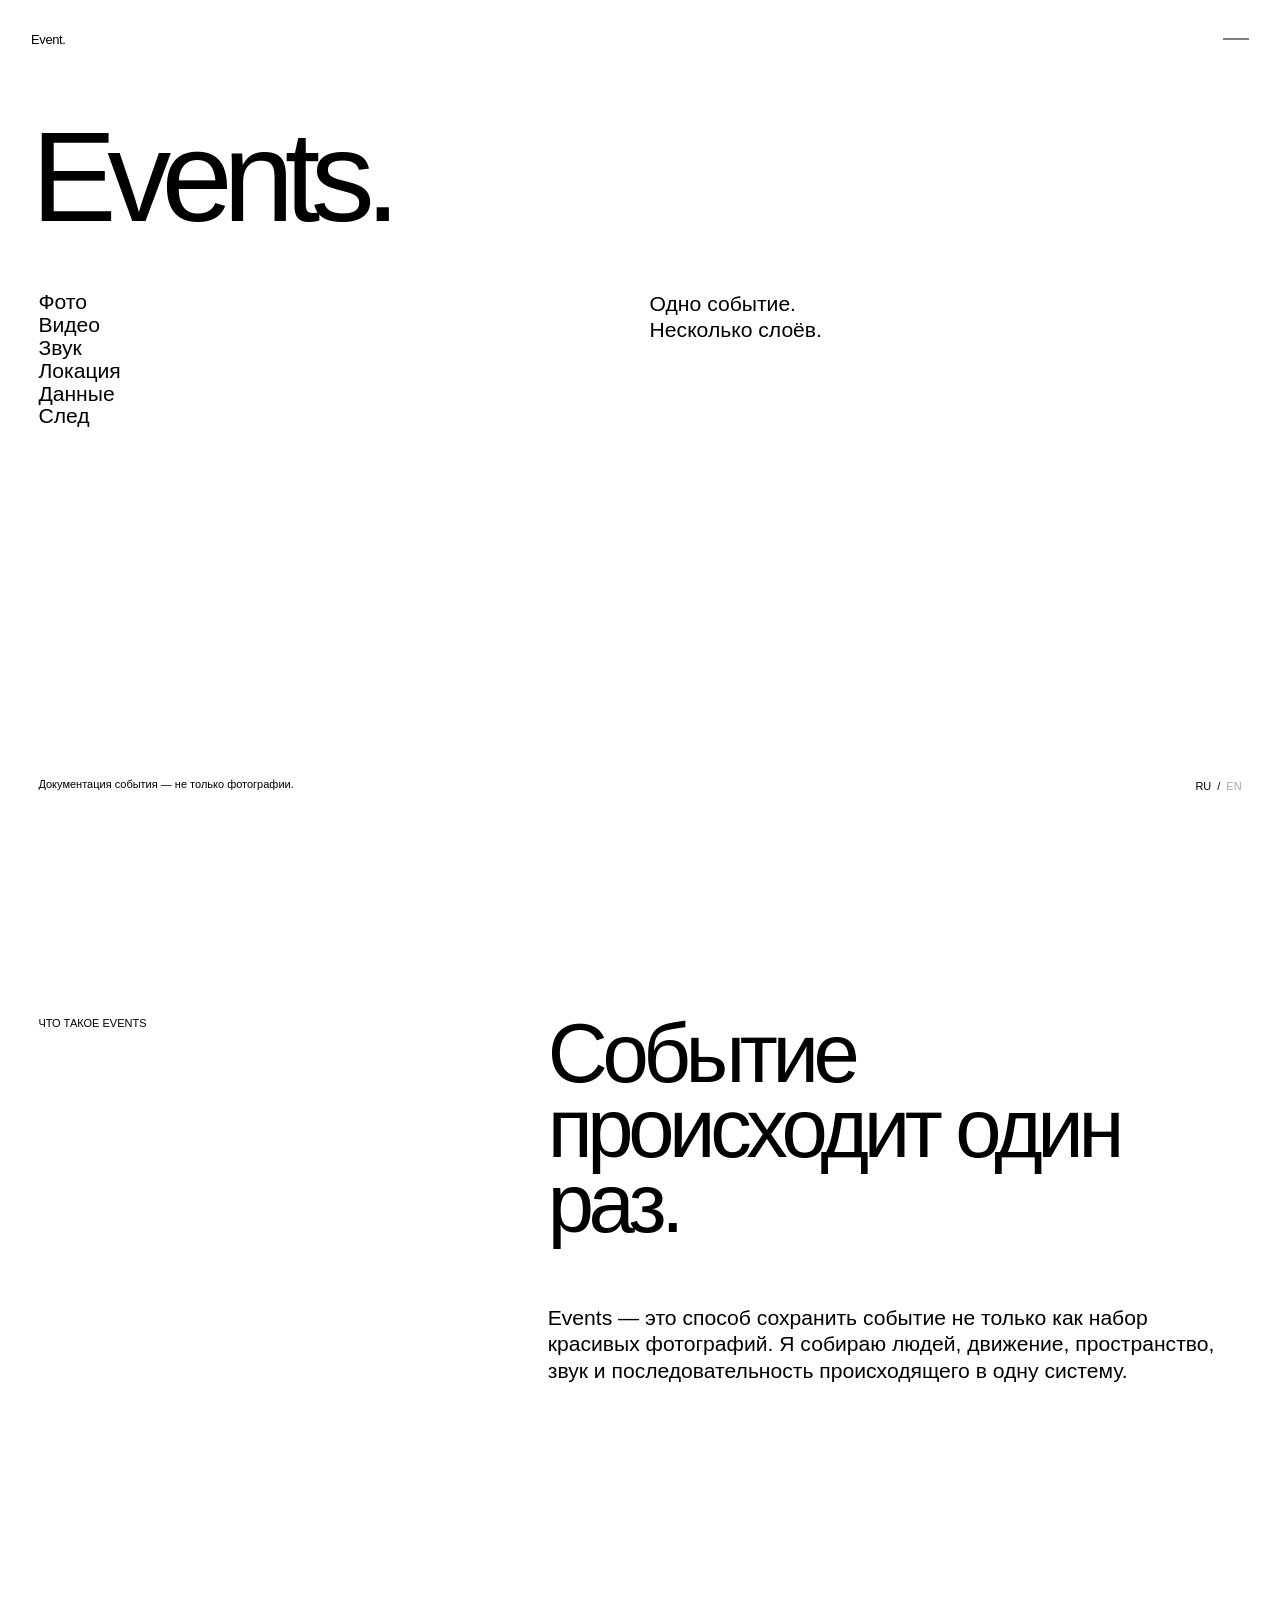
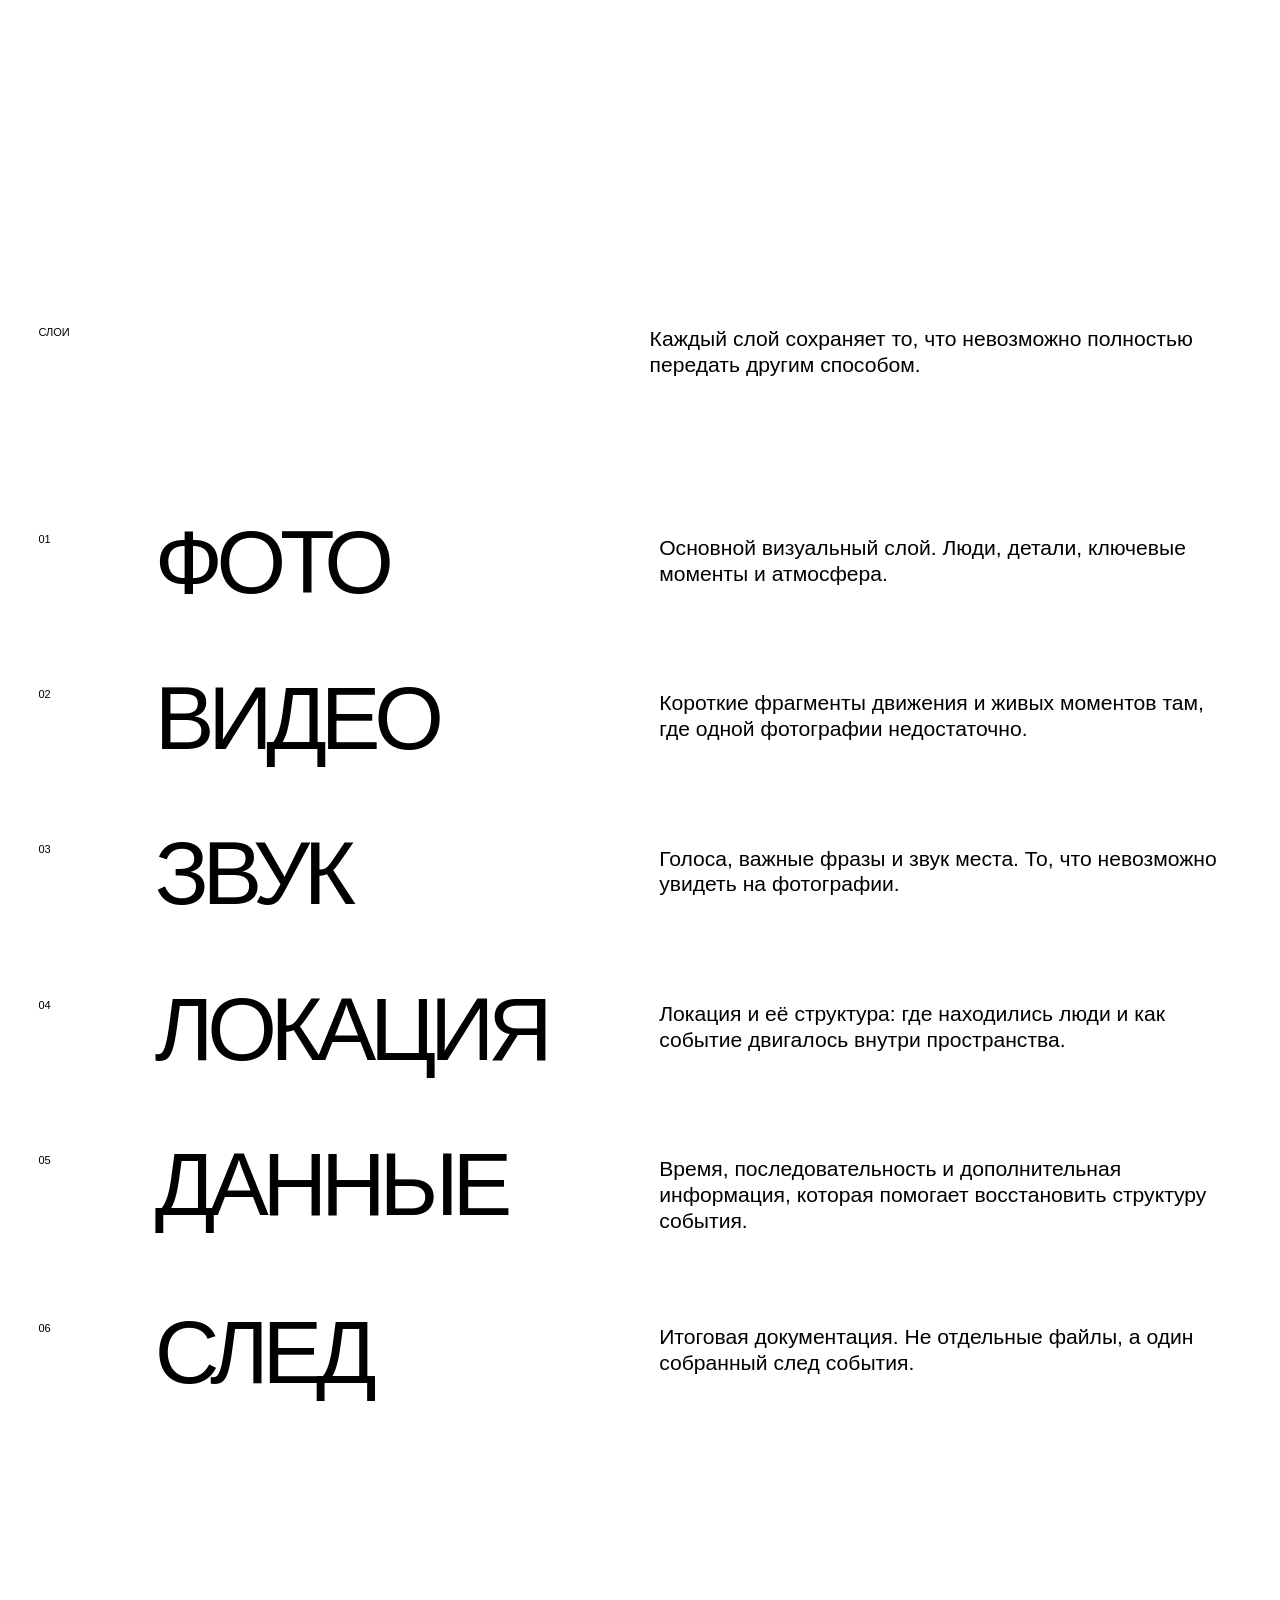
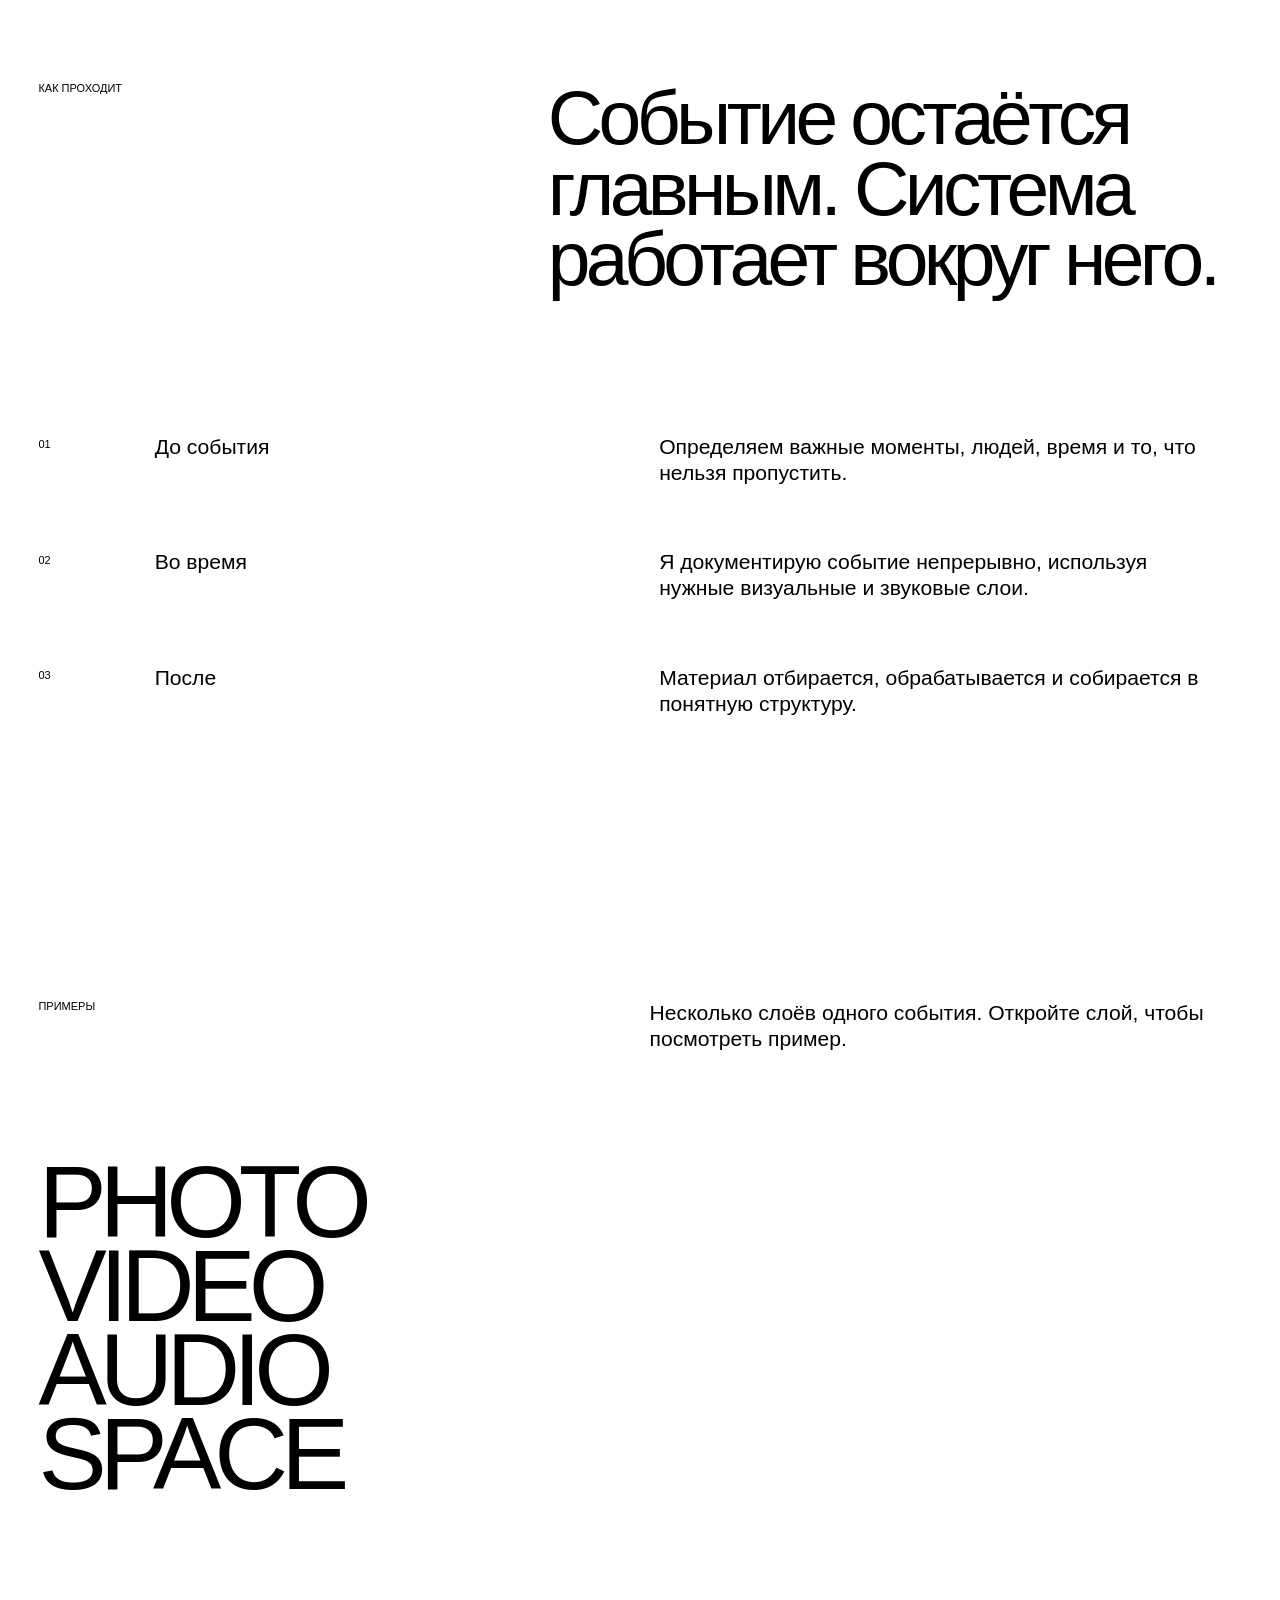
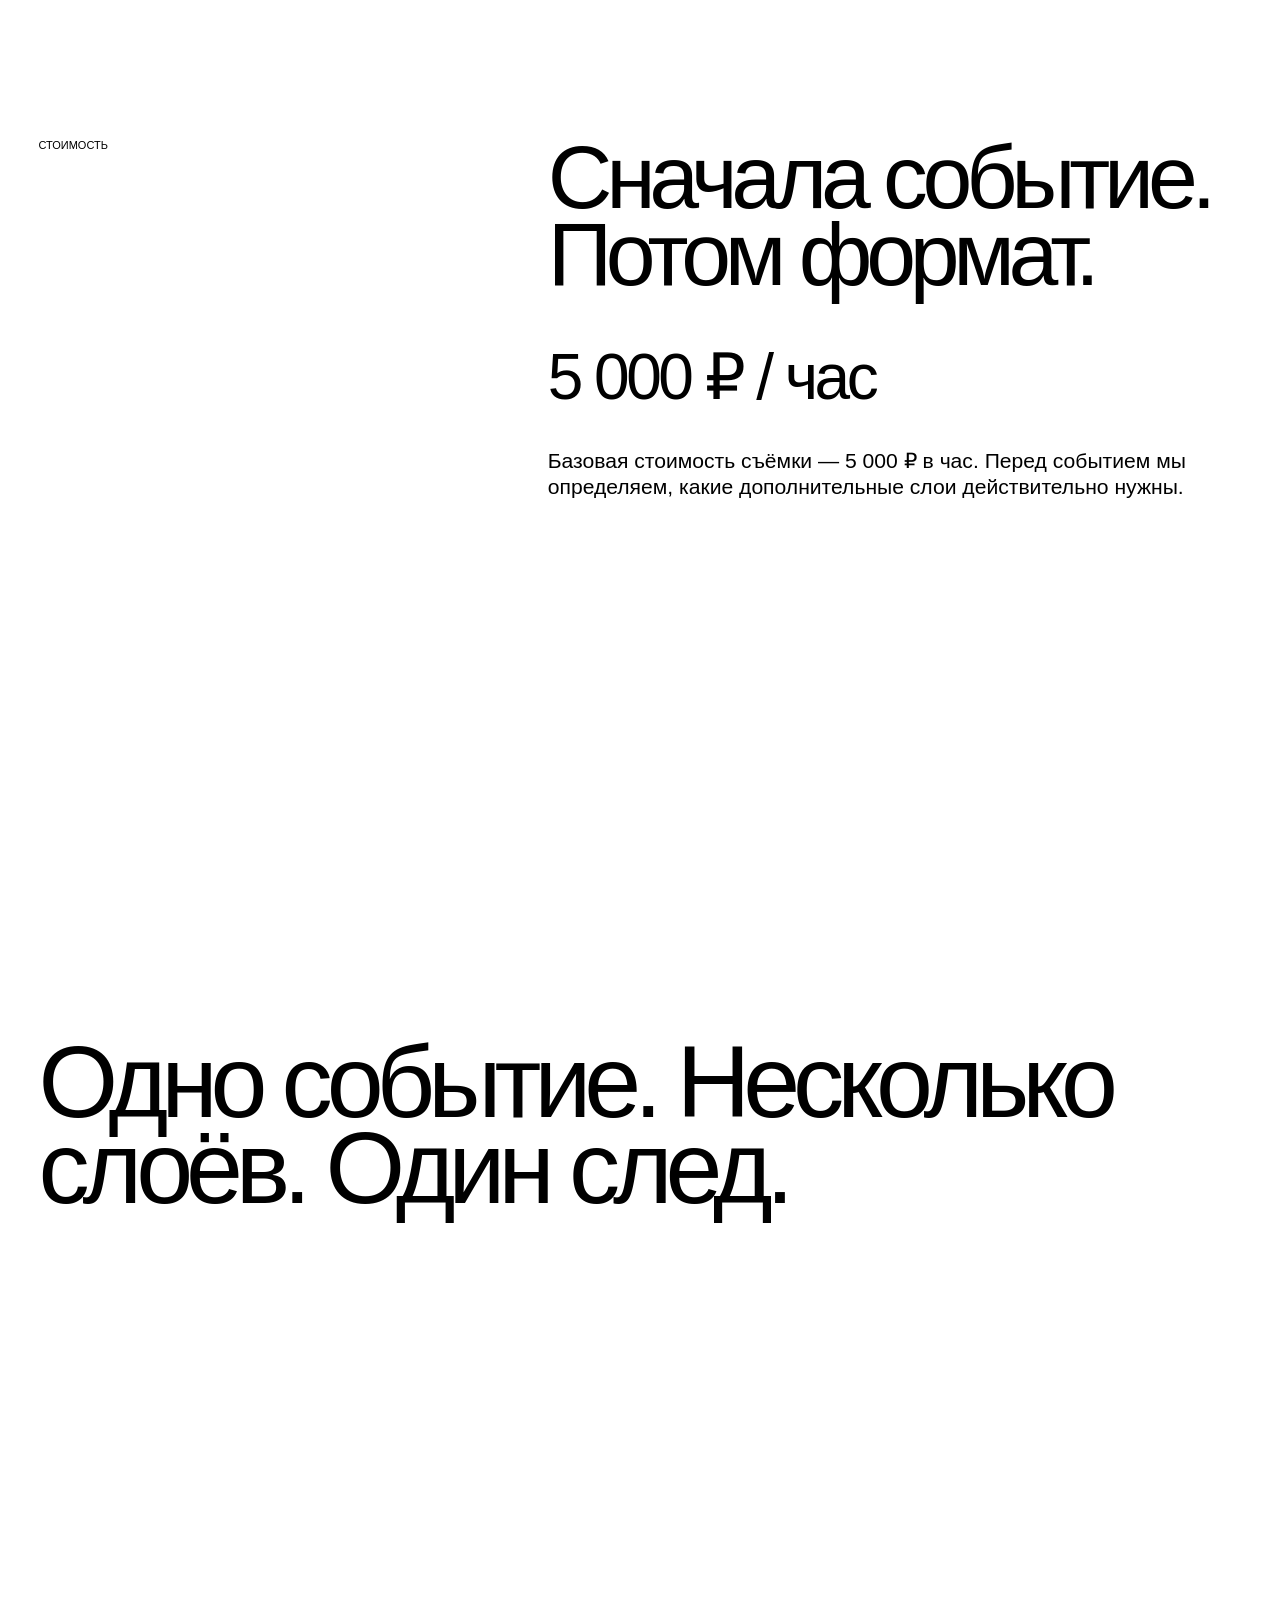
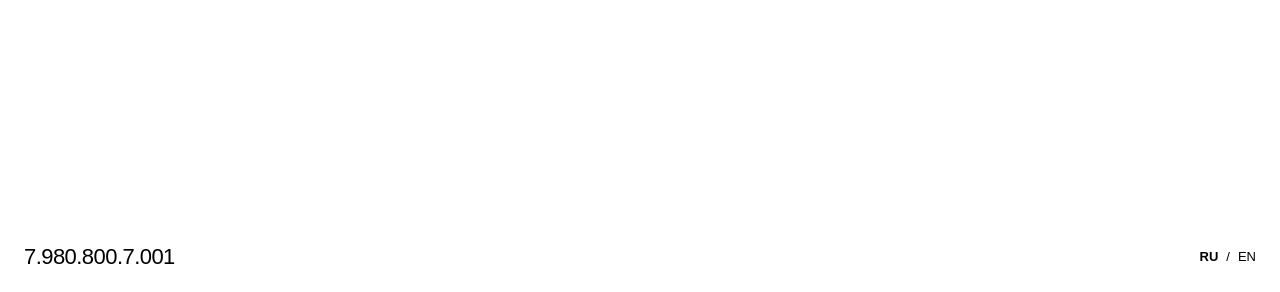
<file: e/l/index.html>
<!doctype html>
<html lang="ru">

<head>
  <meta charset="utf-8">

  <meta
    name="viewport"
    content="width=device-width, initial-scale=1, viewport-fit=cover"
  >

  <meta
    name="description"
    content="Events — многослойная документация события: фото, видео, звук, пространство и данные."
  >

  <meta
    name="robots"
    content="noindex, nofollow"
  >

  <title>Events.</title>

  <style>
    :root {
      --paper: #fff;
      --ink: #000;

      --pad: clamp(22px, 3vw, 52px);

      --small: clamp(11px, .75vw, 13px);
      --body: clamp(19px, 1.65vw, 28px);
      --display: clamp(64px, 10vw, 180px);

      --gap: clamp(12px, 1.5vw, 24px);
    }

    * {
      box-sizing: border-box;
    }

    html {
      scroll-behavior: smooth;
    }

    html,
    body {
      margin: 0;
      padding: 0;

      background: var(--paper);
      color: var(--ink);

      font-family:
        Inter,
        Helvetica,
        Arial,
        sans-serif;

      -webkit-font-smoothing: antialiased;
    }

    body {
      overflow-x: hidden;
    }

    body.menu-open,
    body.modal-open {
      overflow: hidden;
    }

    a,
    a:link,
    a:visited,
    a:hover,
    a:focus,
    a:active {
      color: inherit;
      text-decoration: none;
    }

    button {
      padding: 0;

      border: 0;
      background: transparent;

      color: inherit;

      font: inherit;

      cursor: pointer;
    }


    /* --------------------------------
       HEADER
       -------------------------------- */

    .header {
      position: fixed;

      z-index: 100;

      top: 12px;
      left: 12px;
      right: 12px;

      height: 54px;

      display: grid;

      grid-template-columns:
        1fr
        30px;

      align-items: center;

      padding: 0 18px;

      background:
        rgba(255,255,255,.58);

      border:
        1px solid
        rgba(255,255,255,.76);

      border-radius: 999px;

      backdrop-filter:
        blur(20px)
        saturate(165%);

      -webkit-backdrop-filter:
        blur(20px)
        saturate(165%);

      color: #000;
    }

    .wordmark {
      justify-self: start;

      font-size: 13px;
      line-height: 1;

      font-weight: 500;

      letter-spacing: -.03em;
    }

    .menu {
      position: relative;

      width: 30px;
      height: 30px;
    }

    .menu span {
      position: absolute;

      top: 50%;
      right: 0;

      width: 26px;
      height: 1px;

      background: #000;

      transform:
        translateY(-50%)
        rotate(0deg);

      transform-origin: center;

      transition:
        transform .25s ease,
        background .2s ease;
    }

    body.menu-open .menu span {
      background: #fff;

      transform:
        translateY(-50%)
        rotate(90deg);
    }


    /* --------------------------------
       MENU OVERLAY
       -------------------------------- */

    .overlay {
      position: fixed;

      inset: 0;

      z-index: 90;

      display: flex;
      flex-direction: column;

      justify-content: flex-end;
      align-items: flex-start;

      padding: var(--pad);

      background: #000;
      color: #fff;

      opacity: 0;
      visibility: hidden;

      pointer-events: none;

      transition:
        opacity .2s ease,
        visibility .2s ease;
    }

    body.menu-open .overlay {
      opacity: 1;
      visibility: visible;

      pointer-events: auto;
    }

    .overlay a {
      display: block;

      font-size:
        clamp(58px, 8vw, 150px);

      line-height: .82;

      font-weight: 400;

      letter-spacing: -.07em;
    }


    /* --------------------------------
       PAGE
       -------------------------------- */

    .page {
      position: relative;

      min-height: 100vh;

      padding:
        clamp(100px, 13vh, 170px)
        var(--pad)
        clamp(90px, 12vh, 150px);
    }

    .eyebrow {
      margin: 0;

      font-size: var(--small);
      line-height: 1.2;

      text-transform: uppercase;
    }


    /* --------------------------------
       HERO
       -------------------------------- */

    .hero {
      min-height: 100svh;

      display: flex;
      flex-direction: column;

      justify-content: space-between;

      padding-top:
        clamp(100px, 14vh, 170px);
    }

    .hero-main {
      width: 100%;
    }

    .hero h1 {
      margin:
        0
        0
        clamp(54px, 7vh, 90px);

      font-size: var(--display);
      line-height: .8;

      font-weight: 400;

      letter-spacing: -.075em;

      transform:
        translateX(-.055em);
    }

    .lead {
      display: grid;

      grid-template-columns:
        repeat(12, minmax(0, 1fr));

      column-gap: var(--gap);

      align-items: start;

      margin: 0;
    }

    .lead-list {
      grid-column: 1 / 5;

      display: flex;
      flex-direction: column;

      font-size: var(--body);
      line-height: 1.08;
    }

    .lead-summary {
      grid-column: 7 / 13;

      display: flex;
      flex-direction: column;

      max-width: 720px;

      font-size: var(--body);
      line-height: 1.2;
    }

    .hero-bottom {
      display: flex;

      justify-content: space-between;
      align-items: flex-end;

      gap: 30px;

      padding-top: 60px;
    }

    .hero-note {
      max-width: 420px;

      margin: 0;

      font-size: var(--small);
      line-height: 1.35;
    }


    /* --------------------------------
       LANGUAGES
       -------------------------------- */

    .languages {
      display: flex;

      align-items: center;

      gap: 6px;

      font-size: var(--small);
      line-height: 1;
    }

    .languages button {
      opacity: .35;
    }

    .languages button[aria-pressed="true"] {
      opacity: 1;
    }


    /* --------------------------------
       INTRO
       -------------------------------- */

    .intro {
      display: grid;

      grid-template-columns:
        repeat(12, minmax(0, 1fr));

      column-gap: var(--gap);

      align-items: start;
    }

    .intro .eyebrow {
      grid-column: 1 / 5;
    }

    .intro-content {
      grid-column: 6 / 13;

      max-width: 850px;
    }

    .intro-title {
      margin:
        0
        0
        clamp(46px, 7vh, 84px);

      font-size:
        clamp(48px, 6.5vw, 118px);

      line-height: .9;

      font-weight: 400;

      letter-spacing: -.065em;
    }

    .intro-copy {
      max-width: 720px;

      margin: 0;

      font-size: var(--body);
      line-height: 1.26;
    }


    /* --------------------------------
       LAYERS
       -------------------------------- */

    .layers {
      min-height: auto;

      padding-top: 14vh;
      padding-bottom: 14vh;
    }

    .layers-head {
      display: grid;

      grid-template-columns:
        repeat(12, minmax(0, 1fr));

      column-gap: var(--gap);

      align-items: start;
    }

    .layers-head .eyebrow {
      grid-column: 1 / 5;
    }

    .layers-intro {
      grid-column: 7 / 13;

      max-width: 620px;

      margin: 0;

      font-size: var(--body);
      line-height: 1.22;
    }

    .layer-list {
      margin-top: 12vh;
    }

    .layer {
      display: grid;

      grid-template-columns:
        minmax(42px, 1fr)
        5fr
        6fr;

      column-gap: var(--gap);

      align-items: start;

      padding:
        clamp(22px, 3.2vw, 52px)
        0;
    }

    .layer-number {
      padding-top: .55em;

      font-size: var(--small);
    }

    .layer h2 {
      margin: 0;

      font-size:
        clamp(52px, 7vw, 130px);

      line-height: .82;

      font-weight: 400;

      letter-spacing: -.07em;
    }

    .layer p {
      max-width: 560px;

      margin: .4em 0 0;

      font-size: var(--body);
      line-height: 1.22;
    }


    /* --------------------------------
       PROCESS
       -------------------------------- */

    .process {
      min-height: auto;

      padding-top: 14vh;
      padding-bottom: 14vh;
    }

    .process-head {
      display: grid;

      grid-template-columns:
        repeat(12, minmax(0, 1fr));

      column-gap: var(--gap);
    }

    .process-head .eyebrow {
      grid-column: 1 / 5;
    }

    .process-title {
      grid-column: 6 / 13;

      max-width: 850px;

      margin: 0;

      font-size:
        clamp(48px, 6vw, 108px);

      line-height: .92;

      font-weight: 400;

      letter-spacing: -.06em;
    }

    .steps {
      margin-top: 12vh;
    }

    .step {
      display: grid;

      grid-template-columns:
        minmax(42px, 1fr)
        5fr
        6fr;

      column-gap: var(--gap);

      align-items: start;

      padding:
        clamp(20px, 2.5vw, 40px)
        0;
    }

    .step-number {
      padding-top: .4em;

      font-size: var(--small);
    }

    .step h3 {
      margin: 0;

      font-size: var(--body);
      line-height: 1.2;

      font-weight: 400;
    }

    .step p {
      max-width: 560px;

      margin: 0;

      font-size: var(--body);
      line-height: 1.22;
    }


    /* --------------------------------
       EXAMPLES
       -------------------------------- */

    .examples {
      min-height: auto;

      padding-top: 14vh;
      padding-bottom: 14vh;
    }

    .examples-head {
      display: grid;

      grid-template-columns:
        repeat(12, minmax(0, 1fr));

      column-gap: var(--gap);
    }

    .examples-head .eyebrow {
      grid-column: 1 / 5;
    }

    .examples-intro {
      grid-column: 7 / 13;

      max-width: 620px;

      margin: 0;

      font-size: var(--body);
      line-height: 1.22;
    }

    .example-links {
      display: flex;
      flex-direction: column;

      align-items: flex-start;

      margin-top: 12vh;
    }

    .example-links button {
      font-size:
        clamp(58px, 8vw, 150px);

      line-height: .82;

      font-weight: 400;

      letter-spacing: -.07em;
    }


    /* --------------------------------
       PRICE
       -------------------------------- */

    .price {
      display: grid;

      grid-template-columns:
        repeat(12, minmax(0, 1fr));

      column-gap: var(--gap);

      align-items: start;
    }

    .price .eyebrow {
      grid-column: 1 / 5;
    }

    .price-content {
      grid-column: 6 / 13;

      max-width: 850px;
    }

    .price-title {
      margin:
        0
        0
        clamp(46px, 6vh, 80px);

      font-size:
        clamp(54px, 7vw, 130px);

      line-height: .86;

      font-weight: 400;

      letter-spacing: -.07em;
    }

    .price-value {
      margin:
        0
        0
        40px;

      font-size:
        clamp(44px, 5vw, 90px);

      line-height: .95;

      letter-spacing: -.055em;
    }

    .price-copy {
      max-width: 660px;

      margin: 0;

      font-size: var(--body);
      line-height: 1.26;
    }


    /* --------------------------------
       FINAL
       -------------------------------- */

    .final {
      min-height: 100svh;

      display: flex;
      flex-direction: column;

      justify-content: space-between;
    }

    .final-title {
      max-width: 1100px;

      margin: 0;

      font-size:
        clamp(58px, 8vw, 150px);

      line-height: .84;

      font-weight: 400;

      letter-spacing: -.07em;
    }

    .unit-footer {
      position: static;
      display: flex;
      align-items: center;
      justify-content: space-between;
      gap: 24px;
      padding: 24px;
      background: #fff;
      color: #000;
      font-family: Helvetica, Arial, sans-serif;
    }

    .unit-footer-phone {
      display: block;
      margin: 0;
      font: 400 22px/1 Helvetica, Arial, sans-serif;
      letter-spacing: -.025em;
      white-space: nowrap;
      color: inherit;
      text-decoration: none;
    }

    .unit-footer .languages {
      position: static;
      display: flex;
      align-items: center;
      gap: 8px;
      margin: 0;
      padding: 0;
      font: 400 13px/1 Helvetica, Arial, sans-serif;
      letter-spacing: 0;
    }

    .unit-footer .languages button {
      margin: 0;
      padding: 0;
      border: 0;
      background: transparent;
      color: inherit;
      font: inherit;
      cursor: pointer;
      opacity: 1;
    }

    .unit-footer .languages button[aria-pressed="true"] {
      font-weight: 700;
    }

    .unit-footer a:focus-visible,
    .unit-footer button:focus-visible {
      outline: 1px solid currentColor;
      outline-offset: 4px;
    }

    @media (max-width: 700px) {
      .unit-footer {
        padding: 18px;
        gap: 18px;
      }
    }


    /* --------------------------------
       EXAMPLE MODAL
       -------------------------------- */

    .example-modal {
      position: fixed;

      inset: 0;

      z-index: 200;

      display: none;

      background: #000;
      color: #fff;
    }

    .example-modal.is-open {
      display: block;
    }

    .example-modal-inner {
      width: 100%;
      height: 100%;

      padding: var(--pad);

      display: flex;
      flex-direction: column;
    }

    .example-modal-head {
      display: flex;

      justify-content: space-between;
      align-items: center;

      margin-bottom: 40px;
    }

    .example-modal-title {
      margin: 0;

      font-size: var(--small);
    }

    .example-close {
      color: #fff;

      font-size: 28px;
      line-height: 1;
    }

    .example-modal-content {
      flex: 1;

      display: flex;

      align-items: center;
      justify-content: center;
    }

    .example-placeholder {
      width:
        min(1100px, 100%);

      min-height:
        min(60vh, 700px);

      display: flex;

      align-items: center;
      justify-content: center;

      border:
        1px solid
        rgba(255,255,255,.3);

      font-size:
        clamp(42px, 7vw, 120px);

      line-height: 1;

      letter-spacing: -.06em;

      text-align: center;
    }


    /* --------------------------------
       MOBILE
       -------------------------------- */

    @media (max-width: 760px) {

      :root {
        --pad: 18px;
        --body: 18px;
      }

      .header {
        top: 8px;
        left: 8px;
        right: 8px;

        height: 50px;

        padding: 0 14px;
      }

      .page {
        padding-top: 100px;
        padding-bottom: 80px;
      }

      .hero {
        min-height: 100svh;
      }

      .lead,
      .intro,
      .layers-head,
      .process-head,
      .examples-head,
      .price {
        display: block;
      }

      .lead-list {
        margin-bottom: 34px;
      }

      .lead-summary {
        max-width: 100%;
      }

      .hero-bottom {
        align-items: flex-end;
      }

      .hero-note {
        max-width: 55%;
      }

      .intro .eyebrow,
      .layers-head .eyebrow,
      .process-head .eyebrow,
      .examples-head .eyebrow,
      .price .eyebrow {
        margin-bottom: 46px;
      }

      .layer {
        grid-template-columns:
          38px
          1fr;

        row-gap: 20px;
      }

      .layer p {
        grid-column: 2;
      }

      .step {
        grid-template-columns:
          38px
          1fr;

        row-gap: 16px;
      }

      .step p {
        grid-column: 2;
      }

      .overlay a {
        font-size: 17vw;
      }

      .example-placeholder {
        min-height: 55vh;
      }

    }

  </style>
</head>


<body>


  <!-- HEADER -->

  <header class="header">

    <a
      class="wordmark"
      href="#top"
      aria-label="Events, top"
    >
      Event.
    </a>


    <button
      class="menu"
      id="menu"
      type="button"
      aria-label="Open menu"
      aria-expanded="false"
    >
      <span></span>
    </button>

  </header>


  <!-- MENU -->

  <nav
    class="overlay"
    id="overlay"
    aria-hidden="true"
  >

    <a href="#intro">
      What is Events
    </a>

    <a href="#layers">
      Layers
    </a>

    <a href="#process">
      How it works
    </a>

    <a href="#examples">
      Examples
    </a>

    <a href="#price">
      Price
    </a>

    <a href="#contact">
      Contact
    </a>

  </nav>


  <main>


    <!-- HERO -->

    <section
      class="page hero"
      id="top"
    >

      <div class="hero-main">

        <h1>
          Events.
        </h1>


        <div class="lead">

          <div class="lead-list">

            <span data-ru="Фото" data-en="Photo">
              Фото
            </span>

            <span data-ru="Видео" data-en="Video">
              Видео
            </span>

            <span data-ru="Звук" data-en="Audio">
              Звук
            </span>

            <span data-ru="Локация" data-en="Space">
              Локация
            </span>

            <span data-ru="Данные" data-en="Data">
              Данные
            </span>

            <span data-ru="След" data-en="Trace">
              След
            </span>

          </div>


          <div class="lead-summary">

            <span
              data-ru="Одно событие."
              data-en="One event."
            >
              Одно событие.
            </span>

            <span
              data-ru="Несколько слоёв."
              data-en="Multiple layers."
            >
              Несколько слоёв.
            </span>

          </div>

        </div>

      </div>


      <div class="hero-bottom">

        <p
          class="hero-note"
          data-ru="Документация события — не только фотографии."
          data-en="Event documentation — not only photographs."
        >
          Документация события — не только фотографии.
        </p>


        <div
          class="languages"
          aria-label="Language"
        >

          <button
            type="button"
            data-language="ru"
            aria-pressed="true"
          >
            RU
          </button>

          <span>/</span>

          <button
            type="button"
            data-language="en"
            aria-pressed="false"
          >
            EN
          </button>

        </div>

      </div>

    </section>


    <!-- INTRO -->

    <section
      class="page intro"
      id="intro"
    >

      <p
        class="eyebrow"
        data-ru="Что такое Events"
        data-en="What is Events"
      >
        Что такое Events
      </p>


      <div class="intro-content">

        <h2
          class="intro-title"
          data-ru="Событие происходит один раз."
          data-en="An event happens once."
        >
          Событие происходит один раз.
        </h2>


        <p
          class="intro-copy"
          data-ru="Events — это способ сохранить событие не только как набор красивых фотографий. Я собираю людей, движение, пространство, звук и последовательность происходящего в одну систему."
          data-en="Events is a way to preserve an event as more than a set of good photographs. I collect people, movement, space, sound and sequence into one system."
        >
          Events — это способ сохранить событие
          не только как набор красивых фотографий.
          Я собираю людей, движение, пространство,
          звук и последовательность происходящего
          в одну систему.
        </p>

      </div>

    </section>


    <!-- LAYERS -->

    <section
      class="page layers"
      id="layers"
    >

      <div class="layers-head">

        <p
          class="eyebrow"
          data-ru="Слои"
          data-en="Layers"
        >
          Слои
        </p>


        <p
          class="layers-intro"
          data-ru="Каждый слой сохраняет то, что невозможно полностью передать другим способом."
          data-en="Each layer keeps something the others cannot fully capture."
        >
          Каждый слой сохраняет то,
          что невозможно полностью передать
          другим способом.
        </p>

      </div>


      <div class="layer-list">


        <article class="layer">

          <span class="layer-number">
            01
          </span>

          <h2
            data-ru="ФОТО"
            data-en="PHOTO"
          >
            ФОТО
          </h2>

          <p
            data-ru="Основной визуальный слой. Люди, детали, ключевые моменты и атмосфера."
            data-en="The main visual layer. People, details, key moments and atmosphere."
          >
            Основной визуальный слой.
            Люди, детали, ключевые моменты и атмосфера.
          </p>

        </article>


        <article class="layer">

          <span class="layer-number">
            02
          </span>

          <h2
            data-ru="ВИДЕО"
            data-en="VIDEO"
          >
            ВИДЕО
          </h2>

          <p
            data-ru="Короткие фрагменты движения и живых моментов там, где одной фотографии недостаточно."
            data-en="Short fragments of movement and real moments where a still image is not enough."
          >
            Короткие фрагменты движения и живых моментов
            там, где одной фотографии недостаточно.
          </p>

        </article>


        <article class="layer">

          <span class="layer-number">
            03
          </span>

          <h2
            data-ru="ЗВУК"
            data-en="AUDIO"
          >
            ЗВУК
          </h2>

          <p
            data-ru="Голоса, важные фразы и звук места. То, что невозможно увидеть на фотографии."
            data-en="Voices, important phrases and the sound of the place. Things a photograph cannot show."
          >
            Голоса, важные фразы и звук места.
            То, что невозможно увидеть на фотографии.
          </p>

        </article>


        <article class="layer">

          <span class="layer-number">
            04
          </span>

          <h2
            data-ru="ЛОКАЦИЯ"
            data-en="SPACE"
          >
            ЛОКАЦИЯ
          </h2>

          <p
            data-ru="Локация и её структура: где находились люди и как событие двигалось внутри пространства."
            data-en="The location and its structure: where people were and how the event moved through the space."
          >
            Локация и её структура:
            где находились люди и как событие
            двигалось внутри пространства.
          </p>

        </article>


        <article class="layer">

          <span class="layer-number">
            05
          </span>

          <h2
            data-ru="ДАННЫЕ"
            data-en="DATA"
          >
            ДАННЫЕ
          </h2>

          <p
            data-ru="Время, последовательность и дополнительная информация, которая помогает восстановить структуру события."
            data-en="Time, sequence and additional information that helps reconstruct the structure of the event."
          >
            Время, последовательность и дополнительная информация,
            которая помогает восстановить структуру события.
          </p>

        </article>


        <article class="layer">

          <span class="layer-number">
            06
          </span>

          <h2
            data-ru="СЛЕД"
            data-en="TRACE"
          >
            СЛЕД
          </h2>

          <p
            data-ru="Итоговая документация. Не отдельные файлы, а один собранный след события."
            data-en="The final documentation. Not separate files, but one collected trace of the event."
          >
            Итоговая документация.
            Не отдельные файлы,
            а один собранный след события.
          </p>

        </article>


      </div>

    </section>


    <!-- PROCESS -->

    <section
      class="page process"
      id="process"
    >

      <div class="process-head">

        <p
          class="eyebrow"
          data-ru="Как проходит"
          data-en="How it works"
        >
          Как проходит
        </p>


        <h2
          class="process-title"
          data-ru="Событие остаётся главным. Система работает вокруг него."
          data-en="The event stays first. The system works around it."
        >
          Событие остаётся главным.
          Система работает вокруг него.
        </h2>

      </div>


      <div class="steps">


        <article class="step">

          <span class="step-number">
            01
          </span>

          <h3
            data-ru="До события"
            data-en="Before"
          >
            До события
          </h3>

          <p
            data-ru="Определяем важные моменты, людей, время и то, что нельзя пропустить."
            data-en="We define the important moments, people, timing and what must not be missed."
          >
            Определяем важные моменты,
            людей, время и то,
            что нельзя пропустить.
          </p>

        </article>


        <article class="step">

          <span class="step-number">
            02
          </span>

          <h3
            data-ru="Во время"
            data-en="During"
          >
            Во время
          </h3>

          <p
            data-ru="Я документирую событие непрерывно, используя нужные визуальные и звуковые слои."
            data-en="I document the event continuously using the visual and audio layers that are needed."
          >
            Я документирую событие непрерывно,
            используя нужные визуальные и звуковые слои.
          </p>

        </article>


        <article class="step">

          <span class="step-number">
            03
          </span>

          <h3
            data-ru="После"
            data-en="After"
          >
            После
          </h3>

          <p
            data-ru="Материал отбирается, обрабатывается и собирается в понятную структуру."
            data-en="The material is selected, edited and organized into a clear structure."
          >
            Материал отбирается,
            обрабатывается и собирается
            в понятную структуру.
          </p>

        </article>


      </div>

    </section>


    <!-- EXAMPLES -->

    <section
      class="page examples"
      id="examples"
    >

      <div class="examples-head">

        <p
          class="eyebrow"
          data-ru="Примеры"
          data-en="Examples"
        >
          Примеры
        </p>


        <p
          class="examples-intro"
          data-ru="Несколько слоёв одного события. Откройте слой, чтобы посмотреть пример."
          data-en="Several layers of one event. Open a layer to see an example."
        >
          Несколько слоёв одного события.
          Откройте слой,
          чтобы посмотреть пример.
        </p>

      </div>


      <div class="example-links">

        <button
          type="button"
          data-example="photo"
        >
          PHOTO
        </button>

        <button
          type="button"
          data-example="video"
        >
          VIDEO
        </button>

        <button
          type="button"
          data-example="audio"
        >
          AUDIO
        </button>

        <button
          type="button"
          data-example="space"
        >
          SPACE
        </button>

      </div>

    </section>


    <!-- PRICE -->

    <section
      class="page price"
      id="price"
    >

      <p
        class="eyebrow"
        data-ru="Стоимость"
        data-en="Price"
      >
        Стоимость
      </p>


      <div class="price-content">

        <h2
          class="price-title"
          data-ru="Сначала событие. Потом формат."
          data-en="Event first. Format second."
        >
          Сначала событие.
          Потом формат.
        </h2>


        <p
          class="price-value"
          data-ru="5 000 ₽ / час"
          data-en="5,000 ₽ / hour"
        >
          5 000 ₽ / час
        </p>


        <p
          class="price-copy"
          data-ru="Базовая стоимость съёмки — 5 000 ₽ в час. Перед событием мы определяем, какие дополнительные слои действительно нужны."
          data-en="The base shooting rate is 5,000 ₽ per hour. Before the event, we decide which additional layers are actually useful."
        >
          Базовая стоимость съёмки — 5 000 ₽ в час.
          Перед событием мы определяем,
          какие дополнительные слои действительно нужны.
        </p>

      </div>

    </section>


    <!-- FINAL -->

    <section
      class="page final"
      id="contact"
    >

      <h2
        class="final-title"
        data-ru="Одно событие. Несколько слоёв. Один след."
        data-en="One event. Multiple layers. One trace."
      >
        Одно событие.
        Несколько слоёв.
        Один след.
      </h2>


    </section>


  </main>

  <footer class="unit-footer">
    <a class="unit-footer-phone" href="tel:+79808007001">7.980.800.7.001</a>
    <div class="languages" aria-label="Language">
      <button type="button" data-language="ru" aria-pressed="true">RU</button>
      <span>/</span>
      <button type="button" data-language="en" aria-pressed="false">EN</button>
    </div>
  </footer>


  <!-- EXAMPLE MODAL -->

  <div
    class="example-modal"
    id="exampleModal"
    aria-hidden="true"
  >

    <div class="example-modal-inner">

      <div class="example-modal-head">

        <p
          class="example-modal-title"
          id="exampleModalTitle"
        >
          PHOTO
        </p>


        <button
          class="example-close"
          id="exampleClose"
          type="button"
          aria-label="Close"
        >
          ×
        </button>

      </div>


      <div class="example-modal-content">

        <div
          class="example-placeholder"
          id="examplePlaceholder"
        >
          PHOTO
        </div>

      </div>

    </div>

  </div>


  <script>
    const menu =
      document.getElementById("menu");

    const overlay =
      document.getElementById("overlay");

    const languageButtons =
      document.querySelectorAll(
        "[data-language]"
      );

    const translatedElements =
      document.querySelectorAll(
        "[data-ru][data-en]"
      );

    const exampleButtons =
      document.querySelectorAll(
        "[data-example]"
      );

    const exampleModal =
      document.getElementById(
        "exampleModal"
      );

    const exampleClose =
      document.getElementById(
        "exampleClose"
      );

    const exampleModalTitle =
      document.getElementById(
        "exampleModalTitle"
      );

    const examplePlaceholder =
      document.getElementById(
        "examplePlaceholder"
      );


    function setLanguage(language) {

      document.documentElement.lang =
        language;

      translatedElements.forEach(
        element => {

          const text =
            element.dataset[language];

          if (text) {
            element.textContent = text;
          }

        }
      );

      languageButtons.forEach(
        button => {

          button.setAttribute(
            "aria-pressed",
            String(
              button.dataset.language ===
              language
            )
          );

        }
      );

    }


    function closeMenu() {

      document.body.classList.remove(
        "menu-open"
      );

      menu.setAttribute(
        "aria-expanded",
        "false"
      );

      overlay.setAttribute(
        "aria-hidden",
        "true"
      );

    }


    function openExample(type) {

      const label =
        type.toUpperCase();

      exampleModalTitle.textContent =
        label;

      examplePlaceholder.textContent =
        label;

      exampleModal.classList.add(
        "is-open"
      );

      exampleModal.setAttribute(
        "aria-hidden",
        "false"
      );

      document.body.classList.add(
        "modal-open"
      );

    }


    function closeExample() {

      exampleModal.classList.remove(
        "is-open"
      );

      exampleModal.setAttribute(
        "aria-hidden",
        "true"
      );

      document.body.classList.remove(
        "modal-open"
      );

    }


    menu.addEventListener(
      "click",
      () => {

        const open =
          document.body.classList.toggle(
            "menu-open"
          );

        menu.setAttribute(
          "aria-expanded",
          String(open)
        );

        overlay.setAttribute(
          "aria-hidden",
          String(!open)
        );

      }
    );


    overlay
      .querySelectorAll("a")
      .forEach(link => {

        link.addEventListener(
          "click",
          closeMenu
        );

      });


    languageButtons.forEach(
      button => {

        button.addEventListener(
          "click",
          () => {

            setLanguage(
              button.dataset.language
            );

          }
        );

      }
    );


    exampleButtons.forEach(
      button => {

        button.addEventListener(
          "click",
          () => {

            openExample(
              button.dataset.example
            );

          }
        );

      }
    );


    exampleClose.addEventListener(
      "click",
      closeExample
    );


    exampleModal.addEventListener(
      "click",
      event => {

        if (
          event.target ===
          exampleModal
        ) {
          closeExample();
        }

      }
    );


    document.addEventListener(
      "keydown",
      event => {

        if (
          event.key ===
          "Escape"
        ) {

          closeMenu();
          closeExample();

        }

      }
    );


    setLanguage("ru");
  </script>


</body>
</html>
</file>
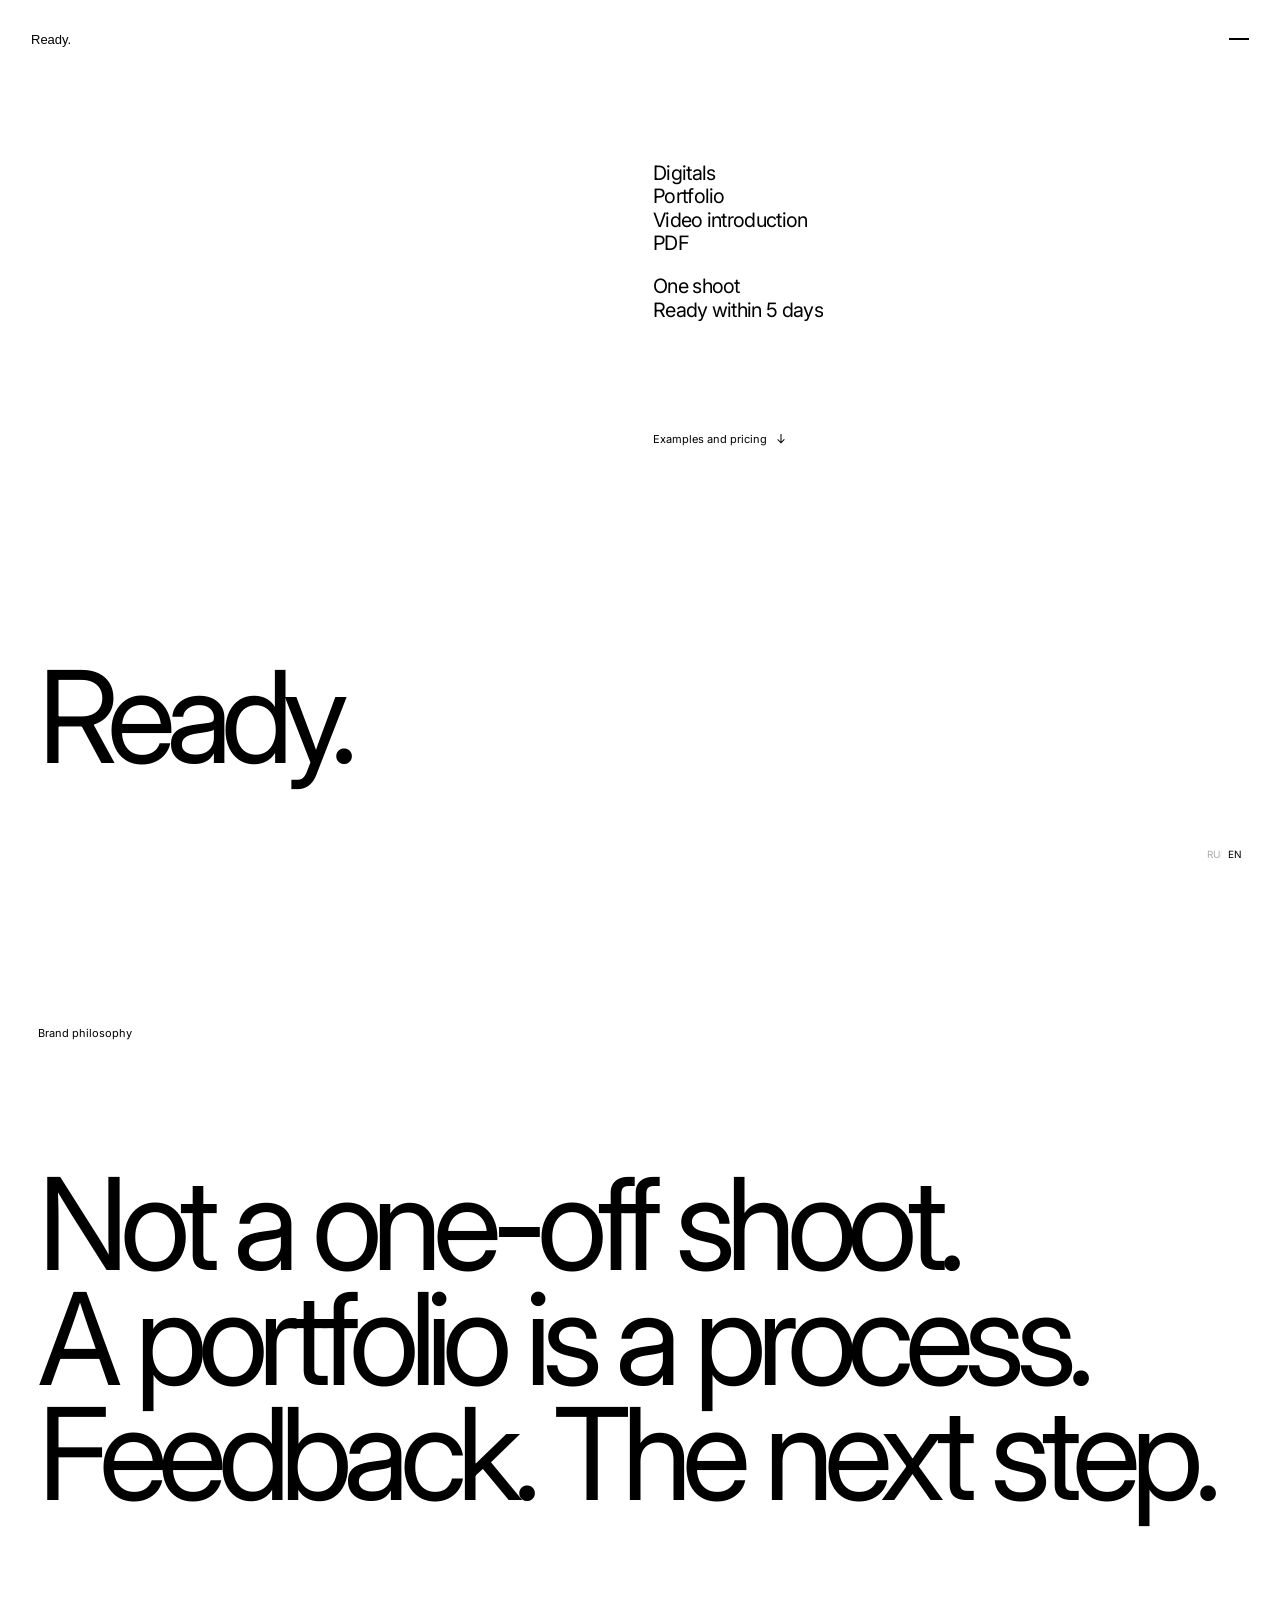
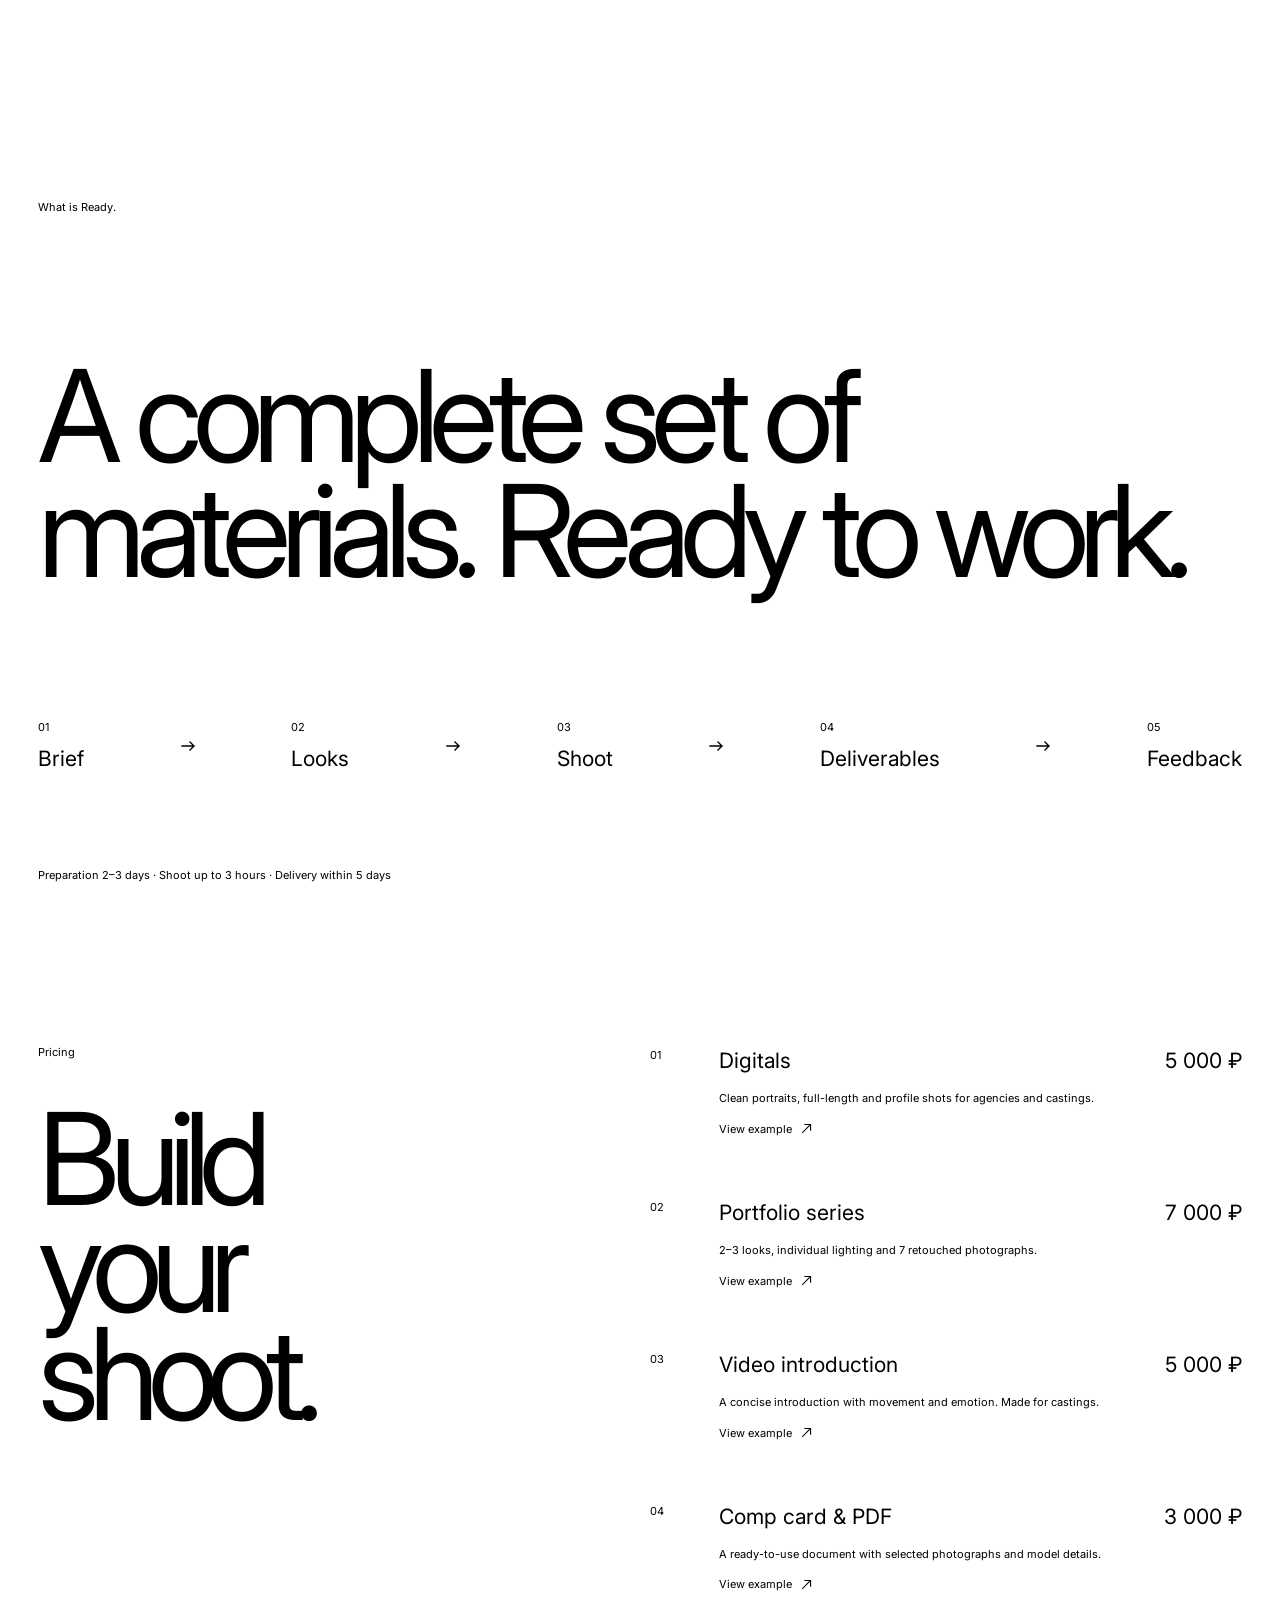
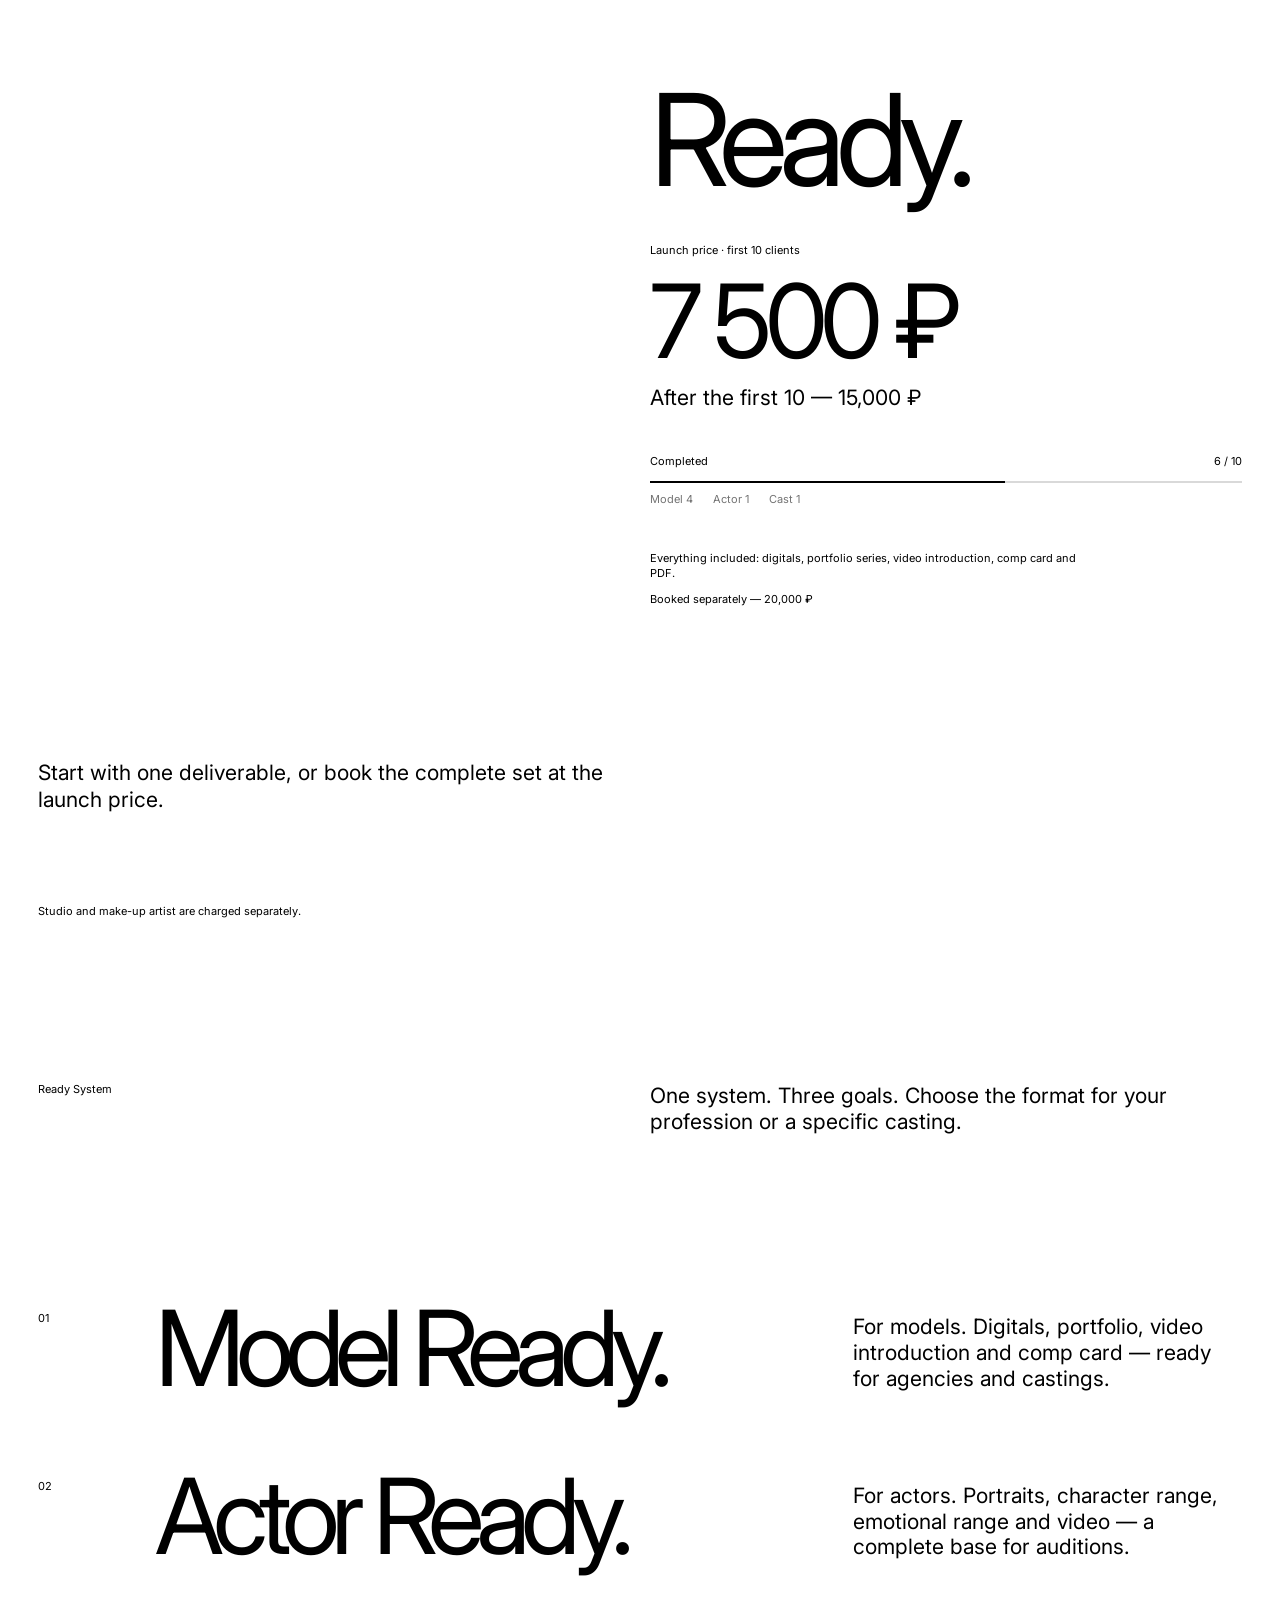
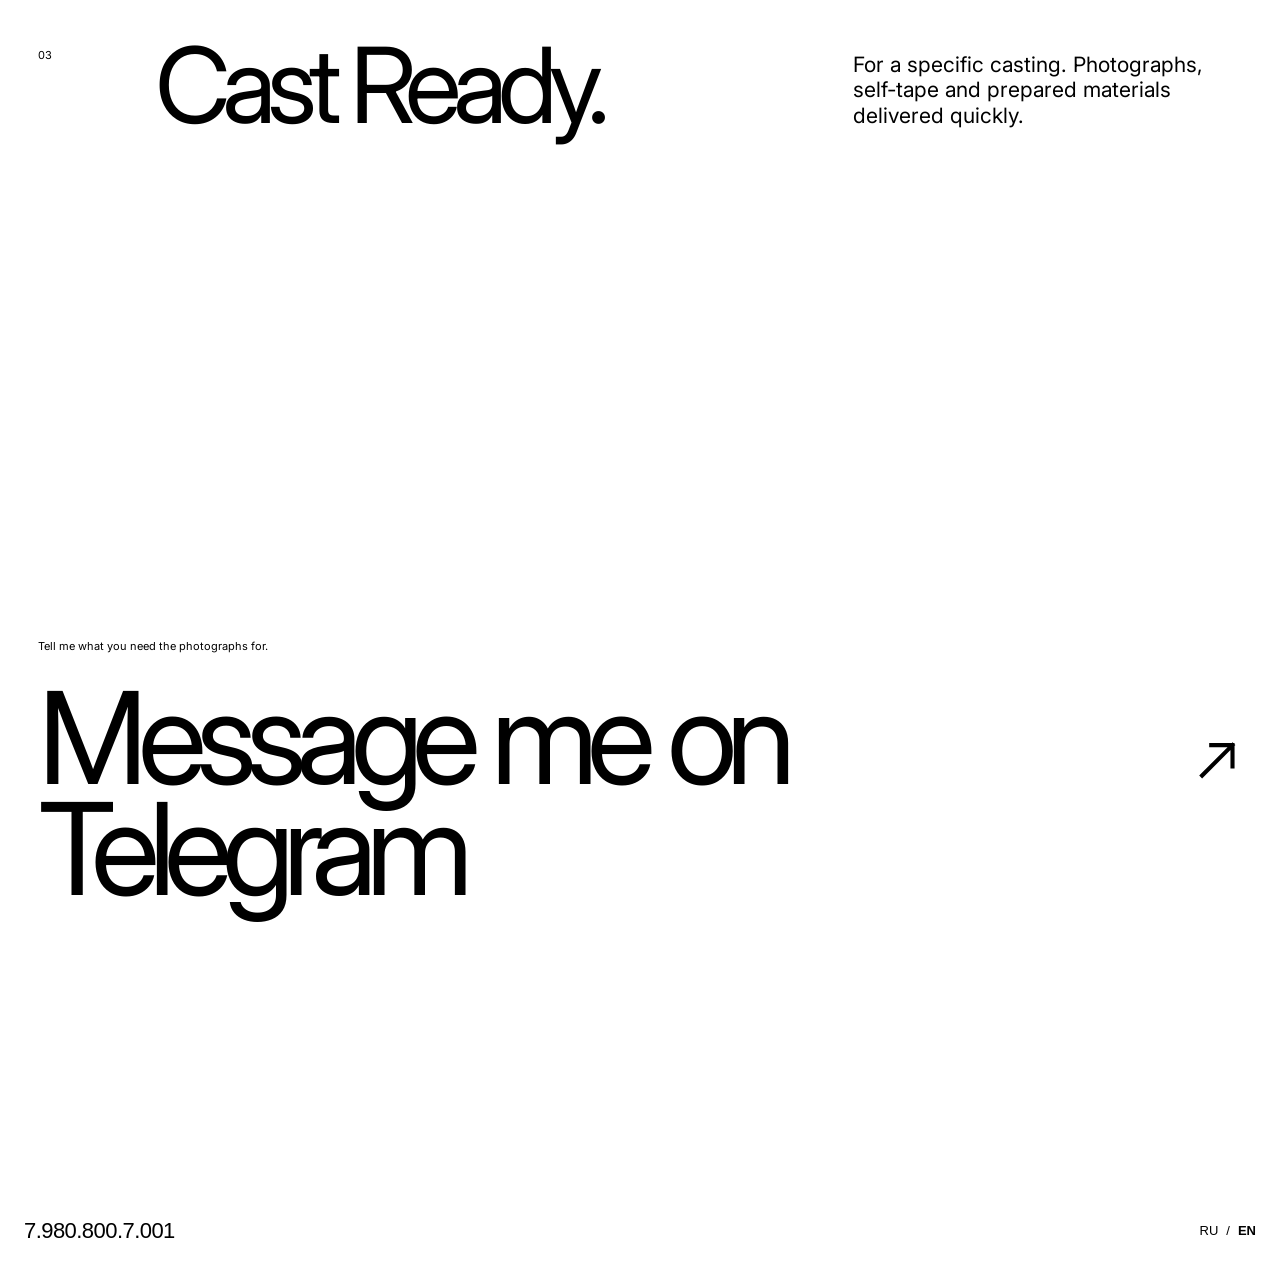
<file: r/l/index.html>
<!doctype html>
<html lang="ru">
<head>
  <meta charset="utf-8">
  <meta name="viewport" content="width=device-width, initial-scale=1">
  <meta name="description" content="Ready. — фото и видео для моделей, актёров и кастингов.">
  <title>Ready.</title>
  <link rel="preconnect" href="https://fonts.googleapis.com">
  <link rel="preconnect" href="https://fonts.gstatic.com" crossorigin>
  <link href="https://fonts.googleapis.com/css2?family=Inter:wght@400;500&display=swap" rel="stylesheet">
  <link rel="stylesheet" href="styles.css?v=66">

  <style>
    /* Shared phone position and typography, matching the homepage. */
    .unit-footer {
      position: static;
      inset: auto 0 0;
      z-index: 200;
      display: flex;
      align-items: center;
      justify-content: space-between;
      gap: 24px;
      padding: 24px;
      background: #fff;
      color: #000;
      font-family: Helvetica, Arial, sans-serif;
    }
    .unit-footer .unit-footer-phone {
      display: block;
      margin: 0;
      font: 400 22px/1 Helvetica, Arial, sans-serif;
      letter-spacing: -.025em;
      white-space: nowrap;
      color: inherit;
      text-decoration: none;
    }
    .unit-footer .footer-languages {
      position: static;
      display: flex;
      align-items: center;
      gap: 8px;
      margin: 0;
      padding: 0;
      font: 400 13px/1 Helvetica, Arial, sans-serif;
      letter-spacing: 0;
    }
    .unit-footer .footer-languages button {
      margin: 0;
      padding: 0;
      border: 0;
      background: transparent;
      color: inherit;
      font: inherit;
      cursor: pointer;
      opacity: 1;
    }
    .unit-footer .footer-languages span { opacity: 1; }
    .unit-footer button[aria-pressed="true"] { font-weight: 700; }
    body.menu-open .unit-footer,
    body:has(.overlay.open) .unit-footer { background: #000; color: #fff; }
    .unit-footer a:focus-visible,
    .unit-footer button:focus-visible { outline: 1px solid currentColor; outline-offset: 4px; }
    @media (max-width: 700px) {
      .unit-footer { padding: 18px; gap: 18px; }
    }
  </style>
</head>
<body>
  <header class="header">
    <a class="wordmark" href="https://unit001.systems/" aria-label="UNIT">Ready.</a>
    <button class="menu" aria-label="Открыть меню" aria-expanded="false">
      <span></span>
    </button>
  </header>

  <nav class="overlay" aria-hidden="true">
    <a href="#session" data-i18n="nav.result">Что получите</a>
    <a href="#method" data-i18n="nav.method">Как проходит</a>
    <a href="#pricing" data-i18n="nav.pricing">Стоимость</a>
    <a href="#contact" data-i18n="nav.contact">Контакты</a>
  </nav>

  <main id="top">
    <section id="session" class="page hero clear-hero">
  <h1>Ready.</h1>

  <p class="lead" data-i18n-html="hero.lead">
    <span class="lead-list">
      <span>Снепы</span>
      <span>Портфолио</span>
      <span>Видеовизитка</span>
      <span>PDF</span>
    </span>

    <span class="lead-audience">
      <span>Для моделей и актёров</span>
      <span>Для кастингов и агентств</span>
    </span>

    <span class="lead-summary">
      <span>За одну съёмку</span>
      <span>Готовность до 7 дней</span>
    </span>
  </p>

  <a class="hero-link" href="#pricing">
    <span data-i18n="hero.link">Примеры и цены</span>
    <svg class="icon icon-down" viewBox="0 0 16 16" aria-hidden="true">
      <path d="M8 2v11M4 9l4 4 4-4"/>
    </svg>
  </a>

  <div class="footer-languages bottom-right hero-languages" aria-label="Язык сайта">
    <button type="button" data-language="ru" aria-pressed="true">
      RU<span aria-hidden="true">/</span>
    </button>
    <button type="button" data-language="en" aria-pressed="false">
      EN
    </button>
  </div>
</section>

    <section class="approach philosophy" id="approach">
      <p class="approach-label" data-i18n="philosophy.label">Философия бренда</p>
      <p class="philosophy-copy">
        <span data-i18n="philosophy.line1">Не разовая съёмка.</span>
        <span data-i18n="philosophy.line2">Портфолио как процесс.</span>
        <span data-i18n="philosophy.line3">Обратная связь. Следующий шаг.</span>
      </p>
    </section>

    <section class="page intro">
      <p class="intro-label" data-i18n="intro.label">Что такое Ready.</p>
      <p class="intro-title" data-i18n="intro.title">Готовый набор материалов для работы.</p>
      <div class="journey" id="method" aria-label="Путь работы" data-i18n-aria-label="journey.aria">
        <p><span>01</span><b data-i18n="journey.brief">Задача</b></p><i aria-hidden="true"><svg class="icon icon-forward" viewBox="0 0 16 16"><path d="M2 8h12M10 4l4 4-4 4"/></svg></i>
        <p><span>02</span><b data-i18n="journey.looks">Образы</b></p><i aria-hidden="true"><svg class="icon icon-forward" viewBox="0 0 16 16"><path d="M2 8h12M10 4l4 4-4 4"/></svg></i>
        <p><span>03</span><b data-i18n="journey.shoot">Съёмка</b></p><i aria-hidden="true"><svg class="icon icon-forward" viewBox="0 0 16 16"><path d="M2 8h12M10 4l4 4-4 4"/></svg></i>
        <p><span>04</span><b data-i18n="journey.materials">Материалы</b></p><i aria-hidden="true"><svg class="icon icon-forward" viewBox="0 0 16 16"><path d="M2 8h12M10 4l4 4-4 4"/></svg></i>
        <p><span>05</span><b data-i18n="journey.feedback">Обратная связь</b></p>
      </div>
      <p class="timing" data-i18n="journey.timing">Полное сопроваждение на каждом этапе. Подготовка 2–3 дня · Съёмка до 3 часов · Готовность до 5 дней</p>
    </section>

    <section class="page offer" id="session">
      <div class="pricing-head">
        <p class="eyebrow" data-i18n="pricing.label">Стоимость</p>
        <h2 data-i18n-html="pricing.title">Соберите<br>свою съёмку.</h2>
      </div>
      <div class="builder">
        <article class="builder-item"><p class="builder-number">01</p><div><p class="builder-name" data-i18n="pricing.snaps">Снепы</p><p class="builder-copy" data-i18n="pricing.snapsCopy">Нейтральные портреты, полный рост и профиль для агентств и кастингов.</p><button class="example-link" type="button" data-example="snaps"><span data-i18n="examples.open">Посмотреть пример</span><svg class="icon icon-external" viewBox="0 0 16 16" aria-hidden="true"><path d="M3 13 13 3M6 3h7v7"/></svg></button></div><p class="builder-price">5 000 ₽</p></article>
        <article class="builder-item"><p class="builder-number">02</p><div><p class="builder-name" data-i18n="pricing.portfolio">Серия для портфолио</p><p class="builder-copy" data-i18n="pricing.portfolioCopy">2–3 образа, индивидуальный свет и 7 фотографий в ретуши.</p><button class="example-link" type="button" data-example="portfolio"><span data-i18n="examples.open">Посмотреть пример</span><svg class="icon icon-external" viewBox="0 0 16 16" aria-hidden="true"><path d="M3 13 13 3M6 3h7v7"/></svg></button></div><p class="builder-price">7 000 ₽</p></article>
        <article class="builder-item"><p class="builder-number">03</p><div><p class="builder-name" data-i18n="pricing.video">Видеовизитка</p><p class="builder-copy" data-i18n="pricing.videoCopy">Короткое представление, движение и эмоции. Формат для кастингов.</p><button class="example-link" type="button" data-example="video"><span data-i18n="examples.open">Посмотреть пример</span><svg class="icon icon-external" viewBox="0 0 16 16" aria-hidden="true"><path d="M3 13 13 3M6 3h7v7"/></svg></button></div><p class="builder-price">5 000 ₽</p></article>
        <article class="builder-item"><p class="builder-number">04</p><div><p class="builder-name" data-i18n="pricing.comp">Композитка и PDF</p><p class="builder-copy" data-i18n="pricing.compCopy">Готовый документ с выбранными фотографиями и данными модели.</p><button class="example-link" type="button" data-example="pdf"><span data-i18n="examples.open">Посмотреть пример</span><svg class="icon icon-external" viewBox="0 0 16 16" aria-hidden="true"><path d="M3 13 13 3M6 3h7v7"/></svg></button></div><p class="builder-price">3 000 ₽</p></article>
        <div class="bundle">
          <p class="bundle-label">Ready.</p>
          <p class="bundle-kicker" data-i18n="pricing.launch">Стартовая цена · первые 10 человек</p>
          <p class="bundle-price">7 500 ₽</p>
          <p class="bundle-regular" data-i18n="pricing.regular">После первых 10 — 15 000 ₽</p>
          <div class="launch-counter" aria-label="Готово 6 из 10" data-i18n-aria-label="pricing.counterAria">
            <p><span data-i18n="pricing.counterLabel">Готово</span><strong>6 / 10</strong></p>
            <div class="launch-progress" aria-hidden="true"><span></span></div>
            <p class="launch-breakdown"><span>Model 4</span><span>Actor 1</span><span>Cast 1</span></p>
          </div>
          <div>
            <p class="bundle-copy" data-i18n="pricing.bundleCopy">Всё вместе: снепы, серия для портфолио, видеовизитка, композитка и PDF.</p>
            <p class="bundle-saving" data-i18n="pricing.separate">По отдельности — 20 000 ₽</p>
          </div>
        </div>
      </div>
      <p class="builder-hint" data-i18n="pricing.hint">Можно начать с одного материала или забронировать полный комплект по стартовой цене.</p>
      <p class="note" data-i18n="pricing.note">Студия и визажист оплачиваются отдельно.</p>
    </section>
    <section class="page ready-system" id="ready-system">

  <div class="ready-system-head">

    <p class="eyebrow" data-i18n="system.label">
      Ready System
    </p>

    <p class="ready-system-intro" data-i18n="system.intro">
      Одна система. Три задачи. Выберите формат под профессию или конкретный кастинг.
    </p>

  </div>

  <div class="ready-products">

    <article class="ready-product">
      <span class="ready-number">01</span>

      <h2>Model Ready.</h2>

      <p data-i18n="system.model">
        Для моделей. Снепы, портфолио, видеовизитка и композитка — материалы для агентств и кастингов.
      </p>
    </article>


    <article class="ready-product">
      <span class="ready-number">02</span>

      <h2>Actor Ready.</h2>

      <p data-i18n="system.actor">
        Для актёров. Портреты, типажи, эмоциональный диапазон и видео — готовая база для проб.
      </p>
    </article>


    <article class="ready-product">
      <span class="ready-number">03</span>

      <h2>Cast Ready.</h2>

      <p data-i18n="system.cast">
        Под конкретный кастинг. Фото, видеопроба и подготовка материалов в короткий срок.
      </p>
    </article>

  </div>

</section>

    <section class="page final" id="contact">
      <p class="eyebrow" data-i18n="contact.eyebrow">Расскажите, для чего вам нужны фотографии.</p>
      <a class="cta" href="https://t.me/unit001systems" target="_blank" rel="noreferrer"><span class="cta-copy" data-i18n="contact.cta">Написать в Telegram</span><svg class="icon icon-external icon-cta" viewBox="0 0 16 16" aria-hidden="true"><path d="M3 13 13 3M6 3h7v7"/></svg></a>
    </section>
  </main>

  <footer class="unit-footer">
    <a class="unit-footer-phone" href="tel:+79808007001">7.980.800.7.001</a>
    <div class="footer-languages" aria-label="Язык сайта">
      <button type="button" data-language="ru" aria-pressed="true">RU</button>
      <span aria-hidden="true">/</span>
      <button type="button" data-language="en" aria-pressed="false">EN</button>
    </div>
  </footer>

  <dialog class="examples-modal" aria-labelledby="examples-title">
    <div class="examples-shell">
      <header class="examples-header">
        <p id="examples-title">Model Ready. / <span class="examples-current-title">Снепы</span></p>
        <button class="examples-close" type="button" aria-label="Закрыть" data-i18n-aria-label="examples.close">×</button>
      </header>
      <div class="examples-content">
        <section class="example-panel snaps-grid" data-example-panel="snaps">
          <img src="assets/digitals-egor-v2/01.jpg" alt="Снепы модели: полный рост анфас">
          <img src="assets/digitals-egor-v2/02.jpg" alt="Снепы модели: три четверти">
          <img src="assets/digitals-egor-v2/03.jpg" alt="Снепы модели: профиль в полный рост">
          <img src="assets/digitals-egor-v2/04.jpg" alt="Снепы модели: полный рост со спины">
          <img src="assets/digitals-egor-v2/06.jpg" alt="Снепы модели: три четверти в полный рост">
          <img src="assets/digitals-egor-v2/07.jpg" alt="Снепы модели: портрет по пояс анфас" loading="lazy">
          <img src="assets/digitals-egor-v2/09.jpg" alt="Снепы модели: профиль по пояс" loading="lazy">
          <img src="assets/digitals-egor-v2/12.jpg" alt="Снепы модели: портрет три четверти" loading="lazy">
          <img src="assets/digitals-egor-v2/13.jpg" alt="Снепы модели: портрет анфас" loading="lazy">
          <img src="assets/digitals-egor-v2/15.jpg" alt="Снепы модели: профиль крупным планом" loading="lazy">
          <img src="assets/digitals-egor-v2/17.jpg" alt="Снепы модели: правый профиль крупным планом" loading="lazy">
          <img src="assets/digitals-egor-v2/18.jpg" alt="Снепы модели: портрет три четверти крупным планом" loading="lazy">
          <img src="assets/digitals-egor-v2/19.jpg" alt="Снепы модели: нейтральный портрет" loading="lazy">
          <img src="assets/digitals-egor-v2/20.jpg" alt="Снепы модели: портрет с улыбкой" loading="lazy">
          <img src="assets/digitals-egor-v2/21.jpg" alt="Снепы модели: портрет с лёгкой улыбкой" loading="lazy">
          <img src="assets/digitals-egor-v2/22.jpg" alt="Снепы модели: левый профиль крупным планом" loading="lazy">
          <img src="assets/digitals-egor-v2/27.jpg" alt="Снепы модели: руки крупным планом" loading="lazy">
          <img src="assets/digitals-egor-v2/30.jpg" alt="Снепы модели: глаз крупным планом" loading="lazy">
        </section>
        <section class="example-panel portfolio-grid" data-example-panel="portfolio" hidden>
          <img src="assets/portfolio-boy/01.jpg" alt="Портфолио модели, образ 1" loading="lazy">
          <img src="assets/portfolio-boy/02.jpg" alt="Портфолио модели, образ 1" loading="lazy">
          <img src="assets/portfolio-boy/03.jpg" alt="Портфолио модели, образ 2" loading="lazy">
          <img src="assets/portfolio-boy/04.jpg" alt="Портфолио модели, образ 2" loading="lazy">
          <img src="assets/portfolio-boy/05.jpg" alt="Портфолио модели, образ 3" loading="lazy">
          <img src="assets/portfolio-boy/06.jpg" alt="Портфолио модели, образ 3" loading="lazy">
          <img src="assets/portfolio-boy/07.jpg" alt="Портфолио модели, образ 4" loading="lazy">
          <img src="assets/portfolio-boy/08.jpg" alt="Портфолио модели, образ 4" loading="lazy">
        </section>
        <section class="example-panel pdf-browser" data-example-panel="pdf" hidden>
          <section class="pdf-document pdf-document--profile">
            <header><h3 data-i18n="examples.castingProfile">Профиль модели</h3><span>PDF · 1</span></header>
            <div class="pdf-pages">
              <a href="assets/pdf/casting-profile.pdf#page=1" target="_blank" rel="noreferrer" aria-label="Профиль модели, страница 1"><img src="assets/pdf/pages/casting-profile/page-1.jpg" alt="Профиль модели, страница 1" loading="lazy"><span>1 / 1</span></a>
            </div>
          </section>
          <section class="pdf-document">
            <header><h3 data-i18n="examples.portfolioPdf">Портфолио</h3><span>PDF · 21</span></header>
            <div class="pdf-pages">
              <a href="assets/pdf/portfolio.pdf#page=1" target="_blank" rel="noreferrer" aria-label="Портфолио, страница 1"><img src="assets/pdf/pages/portfolio/page-01.jpg" alt="Портфолио, страница 1" loading="lazy"><span>1 / 21</span></a>
              <a href="assets/pdf/portfolio.pdf#page=2" target="_blank" rel="noreferrer" aria-label="Портфолио, страница 2"><img src="assets/pdf/pages/portfolio/page-02.jpg" alt="Портфолио, страница 2" loading="lazy"><span>2 / 21</span></a>
              <a href="assets/pdf/portfolio.pdf#page=3" target="_blank" rel="noreferrer" aria-label="Портфолио, страница 3"><img src="assets/pdf/pages/portfolio/page-03.jpg" alt="Портфолио, страница 3" loading="lazy"><span>3 / 21</span></a>
              <a href="assets/pdf/portfolio.pdf#page=4" target="_blank" rel="noreferrer" aria-label="Портфолио, страница 4"><img src="assets/pdf/pages/portfolio/page-04.jpg" alt="Портфолио, страница 4" loading="lazy"><span>4 / 21</span></a>
              <a href="assets/pdf/portfolio.pdf#page=5" target="_blank" rel="noreferrer" aria-label="Портфолио, страница 5"><img src="assets/pdf/pages/portfolio/page-05.jpg" alt="Портфолио, страница 5" loading="lazy"><span>5 / 21</span></a>
              <a href="assets/pdf/portfolio.pdf#page=6" target="_blank" rel="noreferrer" aria-label="Портфолио, страница 6"><img src="assets/pdf/pages/portfolio/page-06.jpg" alt="Портфолио, страница 6" loading="lazy"><span>6 / 21</span></a>
              <a href="assets/pdf/portfolio.pdf#page=7" target="_blank" rel="noreferrer" aria-label="Портфолио, страница 7"><img src="assets/pdf/pages/portfolio/page-07.jpg" alt="Портфолио, страница 7" loading="lazy"><span>7 / 21</span></a>
              <a href="assets/pdf/portfolio.pdf#page=8" target="_blank" rel="noreferrer" aria-label="Портфолио, страница 8"><img src="assets/pdf/pages/portfolio/page-08.jpg" alt="Портфолио, страница 8" loading="lazy"><span>8 / 21</span></a>
              <a href="assets/pdf/portfolio.pdf#page=9" target="_blank" rel="noreferrer" aria-label="Портфолио, страница 9"><img src="assets/pdf/pages/portfolio/page-09.jpg" alt="Портфолио, страница 9" loading="lazy"><span>9 / 21</span></a>
              <a href="assets/pdf/portfolio.pdf#page=10" target="_blank" rel="noreferrer" aria-label="Портфолио, страница 10"><img src="assets/pdf/pages/portfolio/page-10.jpg" alt="Портфолио, страница 10" loading="lazy"><span>10 / 21</span></a>
              <a href="assets/pdf/portfolio.pdf#page=11" target="_blank" rel="noreferrer" aria-label="Портфолио, страница 11"><img src="assets/pdf/pages/portfolio/page-11.jpg" alt="Портфолио, страница 11" loading="lazy"><span>11 / 21</span></a>
              <a href="assets/pdf/portfolio.pdf#page=12" target="_blank" rel="noreferrer" aria-label="Портфолио, страница 12"><img src="assets/pdf/pages/portfolio/page-12.jpg" alt="Портфолио, страница 12" loading="lazy"><span>12 / 21</span></a>
              <a href="assets/pdf/portfolio.pdf#page=13" target="_blank" rel="noreferrer" aria-label="Портфолио, страница 13"><img src="assets/pdf/pages/portfolio/page-13.jpg" alt="Портфолио, страница 13" loading="lazy"><span>13 / 21</span></a>
              <a href="assets/pdf/portfolio.pdf#page=14" target="_blank" rel="noreferrer" aria-label="Портфолио, страница 14"><img src="assets/pdf/pages/portfolio/page-14.jpg" alt="Портфолио, страница 14" loading="lazy"><span>14 / 21</span></a>
              <a href="assets/pdf/portfolio.pdf#page=15" target="_blank" rel="noreferrer" aria-label="Портфолио, страница 15"><img src="assets/pdf/pages/portfolio/page-15.jpg" alt="Портфолио, страница 15" loading="lazy"><span>15 / 21</span></a>
              <a href="assets/pdf/portfolio.pdf#page=16" target="_blank" rel="noreferrer" aria-label="Портфолио, страница 16"><img src="assets/pdf/pages/portfolio/page-16.jpg" alt="Портфолио, страница 16" loading="lazy"><span>16 / 21</span></a>
              <a href="assets/pdf/portfolio.pdf#page=17" target="_blank" rel="noreferrer" aria-label="Портфолио, страница 17"><img src="assets/pdf/pages/portfolio/page-17.jpg" alt="Портфолио, страница 17" loading="lazy"><span>17 / 21</span></a>
              <a href="assets/pdf/portfolio.pdf#page=18" target="_blank" rel="noreferrer" aria-label="Портфолио, страница 18"><img src="assets/pdf/pages/portfolio/page-18.jpg" alt="Портфолио, страница 18" loading="lazy"><span>18 / 21</span></a>
              <a href="assets/pdf/portfolio.pdf#page=19" target="_blank" rel="noreferrer" aria-label="Портфолио, страница 19"><img src="assets/pdf/pages/portfolio/page-19.jpg" alt="Портфолио, страница 19" loading="lazy"><span>19 / 21</span></a>
              <a href="assets/pdf/portfolio.pdf#page=20" target="_blank" rel="noreferrer" aria-label="Портфолио, страница 20"><img src="assets/pdf/pages/portfolio/page-20.jpg" alt="Портфолио, страница 20" loading="lazy"><span>20 / 21</span></a>
              <a href="assets/pdf/portfolio.pdf#page=21" target="_blank" rel="noreferrer" aria-label="Портфолио, страница 21"><img src="assets/pdf/pages/portfolio/page-21.jpg" alt="Портфолио, страница 21" loading="lazy"><span>21 / 21</span></a>
            </div>
          </section>
          <section class="pdf-document">
            <header><h3 data-i18n="examples.compCard">Композитка</h3><span>PDF · 2</span></header>
            <div class="pdf-pages">
              <a href="assets/pdf/comp-card.pdf#page=1" target="_blank" rel="noreferrer" aria-label="Композитка, страница 1"><img src="assets/pdf/pages/comp-card/page-1.jpg" alt="Композитка, страница 1" loading="lazy"><span>1 / 2</span></a>
              <a href="assets/pdf/comp-card.pdf#page=2" target="_blank" rel="noreferrer" aria-label="Композитка, страница 2"><img src="assets/pdf/pages/comp-card/page-2.jpg" alt="Композитка, страница 2" loading="lazy"><span>2 / 2</span></a>
            </div>
          </section>
        </section>
        <section class="example-panel video-grid" data-example-panel="video" hidden>
          <figure>
            <video controls playsinline preload="auto">
              <source src="assets/video/egor-introduction.mp4" type="video/mp4">
            </video>
            <figcaption><span data-i18n="examples.introduction">Визитка</span><span>00:13</span></figcaption>
          </figure>
          <figure>
            <video controls playsinline preload="auto">
              <source src="assets/video/egor-close-up.mp4" type="video/mp4">
            </video>
            <figcaption><span data-i18n="examples.closeUp">Крупный план</span><span>00:09</span></figcaption>
          </figure>
        </section>
      </div>
    </div>
  </dialog>

  <script src="script.js?v=50"></script>
</body>
</html>
</file>
<file: model-ready/styles.css>
:root {
  --paper: #fff;
  --ink: #000;
  --pad: clamp(22px, 3vw, 52px);
  --type-small: clamp(11px, .75vw, 13px);
  --type-body: clamp(19px, 1.65vw, 28px);
  --type-display: clamp(64px, 10vw, 180px);
  --grid-gap: clamp(12px, 1.5vw, 24px);
}

* { box-sizing: border-box; }
html { scroll-behavior: smooth; overflow-x: clip; }
body {
  margin: 0;
  background: var(--paper);
  color: var(--ink);
  font-family: Inter, Arial, sans-serif;
  font-weight: 400;
  overflow-x: clip;
}

a { color: inherit; text-decoration: none; }

.header {
  position: fixed;
  z-index: 20;
  top: 12px;
  left: 12px;
  right: 12px;
  height: 54px;
  display: grid;
  grid-template-columns: 1fr 30px;
  align-items: center;
  padding: 0 18px;
  background: rgba(255, 255, 255, .58);
  border: 1px solid rgba(255, 255, 255, .76);
  border-radius: 999px;
  box-shadow: none;
  backdrop-filter: blur(20px) saturate(165%);
  -webkit-backdrop-filter: blur(20px) saturate(165%);
  color: #000;
}

.wordmark { grid-column: 1; grid-row: 1; justify-self: start; font-size: 13px; font-weight: 500; letter-spacing: -.035em; }
.menu {
  grid-column: 2;
  grid-row: 1;
  justify-self: end;
  width: 30px;
  height: 30px;
  display: grid;
  place-items: center;
  padding: 0;
  border: 0;
  background: transparent;
  cursor: pointer;
}
.menu span { display: block; width: 16px; height: 2px; background: #000; transition: transform .35s ease; }
.menu.active span { transform: rotate(90deg); }

.overlay {
  position: fixed;
  z-index: 15;
  inset: 0;
  display: flex;
  flex-direction: column;
  justify-content: flex-end;
  gap: 0;
  padding: 110px var(--pad) var(--pad);
  background: #000;
  color: #fff;
  opacity: 0;
  visibility: hidden;
  transition: opacity .35s, visibility .35s;
}
.overlay.open { opacity: 1; visibility: visible; }
.overlay a { font-size: clamp(52px, 9vw, 150px); line-height: .9; letter-spacing: -.075em; }
.hero-languages { text-align: right; }
.footer-right {
  display: flex;
  align-items: center;
  font-size: 10px;
  line-height: 1;
  letter-spacing: .06em;
}
.footer-right p { margin: 0; }
.footer-languages {
  justify-self: end;
  display: flex;
  align-items: center;
  gap: 5px;
  font-size: 10px;
  line-height: 1;
  letter-spacing: .06em;
}
.footer-languages button {
  padding: 3px 0;
  border: 0;
  background: transparent;
  color: inherit;
  font: inherit;
  cursor: pointer;
  opacity: .32;
  transition: opacity .2s ease;
}
.footer-languages button[aria-pressed="true"],
.footer-languages button:hover,
.footer-languages button:focus-visible { opacity: 1; }
.footer-languages span { opacity: .25; }
.footer {
  min-height: 70px;
  display: grid;
  grid-template-columns: minmax(0, 1fr) auto minmax(0, 1fr);
  align-items: center;
  gap: 32px;
  padding: 18px var(--pad);
}
.footer .contact-meta { justify-self: start; }
.footer-right { justify-self: center; }
.footer .contact-meta {
  gap: 14px;
  font-size: 10px;
  line-height: 1;
  letter-spacing: .055em;
}
.page {
  position: relative;
  min-height: 100svh;
  padding: clamp(90px, 10vh, 140px) var(--pad) var(--pad);
  overflow: hidden;
}
.index { position: absolute; top: 50%; left: var(--pad); margin: 0; font-size: 10px; transform: rotate(-90deg); transform-origin: left center; }
h1, h2, p { margin-top: 0; }
h1, h2 { margin-bottom: 0; font-weight: 400; letter-spacing: -.085em; }
h1 { font-size: clamp(78px, 17.3vw, 330px); line-height: .74; }
h2 { font-size: clamp(62px, 12vw, 220px); line-height: .84; }
.small, .eyebrow, .whisper, .details, .note { font-size: clamp(11px, .9vw, 15px); line-height: 1.25; }
.bottom-left { position: absolute; left: var(--pad); bottom: var(--pad); margin: 0; }
.bottom-right { position: absolute; right: var(--pad); bottom: var(--pad); margin: 0; text-align: right; }
.top-right { position: absolute; top: 16vh; right: var(--pad); margin: 0; }
.hero h1 { position: absolute; left: var(--pad); bottom: 15vh; }
.clear-hero .lead { position: absolute; left: 51%; top: 18vh; max-width: 510px; font-size: clamp(17px, 1.55vw, 27px); line-height: 1.18; letter-spacing: -.035em; }
.lead-list { display: grid; }
.lead-list > span { display: block; }
.lead-summary { display: grid; margin-top: 1em; }
.lead-summary > span { display: block; }
.hero-link { position: absolute; left: 51%; top: 48vh; display: inline-flex; align-items: center; gap: 8px; padding-bottom: 5px; font-size: 12px; }
.hero-link,
.hero-link:hover,
.hero-link:focus,
.hero-link:visited {
  border: 0;
  background: transparent;
  color: inherit;
  font-family: inherit;
  font-weight: inherit;
  line-height: inherit;
  cursor: pointer;
  text-align: left;
  text-decoration: none;
  box-shadow: none;
}
.statement { display: flex; align-items: flex-start; }
.statement h2 { max-width: 94%; }
.intro { min-height: 90svh; display: grid; grid-template-columns: 1fr 1fr; grid-template-rows: auto 1fr auto; gap: 4vw; }
.intro-label { grid-column: 1; font-size: var(--type-small); }
.intro-title { grid-column: 1 / -1; align-self: center; max-width: 1200px; margin: 0; font-size: var(--type-display); line-height: .9; letter-spacing: -.075em; }
.intro .explainer { grid-column: 2; align-self: end; width: auto; max-width: 620px; margin: 0; line-height: 1.28; letter-spacing: -.035em; }
.journey { grid-column: 1 / -1; align-self: end; display: grid; grid-template-columns: auto 1fr auto 1fr auto 1fr auto 1fr auto; align-items: center; gap: 2vw; width: 100%; }
.journey p { display: flex; flex-direction: column; gap: 12px; margin: 0; font-size: var(--type-body); white-space: nowrap; }
.journey p span { font-size: var(--type-small); }
.journey p b { font-weight: 400; }
.journey i { display: flex; justify-self: center; font-style: normal; }

.icon {
  width: 1em;
  height: 1em;
  flex: 0 0 auto;
  fill: none;
  stroke: currentColor;
  stroke-width: 1.35;
  stroke-linecap: square;
  stroke-linejoin: miter;
}
.hero-link .icon { width: 12px; height: 12px; }
.journey .icon { width: 16px; height: 16px; }
.example-link .icon { width: 13px; height: 13px; }
.cta .icon-cta { width: .38em; height: .38em; }
.timing { grid-column: 1 / -1; align-self: end; margin: 5vh 0 0; font-size: var(--type-small); }
#method,
#result,
#session,
#contact { scroll-margin-top: 78px; }
.align-bottom { align-items: flex-end; padding-bottom: 10vh; }
.quiet { display: grid; place-items: center; }
.quiet .whisper { margin: 0; }
.sequence { display: flex; align-items: center; }
.sequence-list { width: 100%; }
.sequence-list p { display: grid; grid-template-columns: 10vw 1fr; margin: 0 0 .13em; font-size: clamp(48px, 7.5vw, 140px); line-height: 1.04; letter-spacing: -.075em; }
.sequence-list span { padding-top: 1.2em; font-size: 10px; letter-spacing: 0; }
.process-copy { position: absolute; left: var(--pad); bottom: var(--pad); width: min(44vw, 700px); margin: 0; font-size: var(--type-body); line-height: 1.25; }
.guide-showcase { padding: 10vh 0 0; background: #fff; }
.section-head { min-height: 64vh; padding: 0 var(--pad); display: flex; flex-direction: column; justify-content: space-between; }
.section-head > p { font-size: 12px; }
.section-head h2 { padding-bottom: 5vh; font-size: clamp(60px, 11vw, 200px); }
.showcase-track { display: grid; gap: 14vh; width: 100%; padding: 6vh var(--pad) 14vh; overflow: visible; }
.showcase-item { position: relative; width: min(78vw, 1180px); min-width: 0; margin: 0 auto; }
.showcase-item img { display: block; width: 100%; height: min(72vh, 880px); object-fit: contain; object-position: center; }
.showcase-item figcaption { display: grid; grid-template-columns: 40px 1fr auto; gap: 20px; margin-top: 14px; font-size: var(--type-small); }
.showcase-item figcaption span:last-child { text-align: right; }
.video-preview img { object-fit: contain; }
.play-mark { position: absolute; inset: 0 0 32px; display: grid; place-items: center; font-size: var(--type-display); font-weight: 400; }
.material-list { min-height: min(72vh, 880px); display: flex; flex-direction: column; justify-content: space-between; padding: 1vw 0; }
.material-index, .swipe-note { font-size: var(--type-small); }
.material-copy p { margin: 0; font-size: var(--type-display); line-height: .9; letter-spacing: -.075em; }
.swipe-note { text-align: right; }
.sequence { min-height: 120svh; padding-bottom: 18vh; }
.process-copy { bottom: 10vh; }
.approach { min-height: 72svh; display: grid; grid-template-columns: repeat(12, minmax(0, 1fr)); column-gap: var(--grid-gap); align-items: start; padding: 16vh var(--pad); }
.approach-label { grid-column: 1 / 4; margin: 0; font-size: var(--type-small); }
.approach-copy { grid-column: 7 / 13; max-width: 850px; margin: 0; padding-left: calc(44px + 2vw); font-size: var(--type-body); line-height: 1.25; letter-spacing: -.035em; }
.philosophy { min-height: 90svh; display: block; padding-top: 14vh; padding-bottom: 10vh; }
.philosophy-copy { margin: 14vh 0 0; font-size: var(--type-display); line-height: .9; letter-spacing: -.075em; }
.philosophy-copy span { display: block; opacity: 0; transform: translateY(.35em); transition: opacity .8s ease, transform .8s ease; }
.philosophy-copy span:nth-child(2) { transition-delay: .22s; }
.philosophy-copy span:nth-child(3) { transition-delay: .44s; }
.philosophy.visible .philosophy-copy span { opacity: 1; transform: translateY(0); }
.offer { min-height: auto; display: grid; grid-template-columns: repeat(12, minmax(0, 1fr)); align-items: start; column-gap: var(--grid-gap); padding-top: 14vh; padding-bottom: 16vh; }
.offer h2 { white-space: normal; }
.pricing-head { grid-column: 1 / 6; margin-bottom: 0; }
.pricing-head .eyebrow { margin-bottom: 5vh; }
.builder { grid-column: 7 / 13; width: 100%; padding-top: 2px; }
.builder-item { display: grid; grid-template-columns: 44px 1fr auto; gap: 2vw; margin-bottom: 7vh; }
.builder-item > div { min-width: 0; }
.builder-item p { margin-top: 0; }
.builder-number { font-size: var(--type-small); }
.builder-name, .builder-price { margin-bottom: 18px; font-size: var(--type-body); }
.builder-name { overflow-wrap: break-word; }
.builder-price { text-align: right; white-space: nowrap; }
.builder-copy { max-width: 440px; margin-bottom: 0; font-size: var(--type-small); line-height: 1.35; }
.example-link {
  display: inline-flex;
  align-items: center;
  gap: 8px;
  margin-top: 16px;
  padding: 0;
  border: 0;
  background: transparent;
  color: inherit;
  font: inherit;
  font-size: var(--type-small);
  cursor: pointer;
  transition: gap .2s ease;
}
.example-link:hover, .example-link:focus-visible { gap: 12px; }
.bundle { display: grid; grid-template-columns: 1fr; align-items: start; gap: 0; width: 100%; margin: 10vh 0 7vh; }
.bundle p { margin-top: 0; }
.bundle-label { grid-column: 1; margin-bottom: 5vh; font-size: var(--type-display); line-height: .9; letter-spacing: -.075em; }
.bundle-kicker { margin-bottom: 2vh; font-size: var(--type-small); line-height: 1.3; }
.bundle-price { margin: 0 0 2vh; text-align: left; white-space: nowrap; font-size: clamp(58px, 8vw, 145px); line-height: .9; letter-spacing: -.075em; }
.bundle-regular { margin-bottom: 5vh; font-size: var(--type-body); line-height: 1.2; }
.launch-counter { margin-bottom: 5vh; }
.launch-counter p { display: flex; justify-content: space-between; gap: 24px; margin-bottom: 12px; font-size: var(--type-small); line-height: 1.2; }
.launch-counter strong { font-weight: 400; white-space: nowrap; }
.launch-progress { width: 100%; height: 2px; background: #d9d9d9; overflow: hidden; }
.launch-progress span { display: block; width: 60%; height: 100%; background: #000; }
.launch-counter .launch-breakdown { justify-content: flex-start; gap: 20px; margin: 10px 0 0; opacity: .55; }
.bundle > div:last-child { margin-bottom: 0; }
.bundle-copy, .bundle-saving { max-width: 440px; font-size: var(--type-small); line-height: 1.35; }
.bundle-copy { margin-bottom: 12px; }
.bundle-saving { margin-bottom: 0; }
.builder-hint { grid-column: 1 / 7; width: 100%; max-width: 620px; margin: 10vh 0 0; font-size: var(--type-body); line-height: 1.25; }
.note { position: absolute; left: var(--pad); bottom: var(--pad); margin: 0; }
.ready-system {
  min-height: auto;
  padding-top: 14vh;
  padding-bottom: 14vh;
}
.ready-system-head {
  display: grid;
  grid-template-columns: repeat(12, minmax(0, 1fr));
  column-gap: var(--grid-gap);
  align-items: start;
}
.ready-system-head .eyebrow { grid-column: 1 / 5; }
.ready-system-intro {
  grid-column: 7 / 13;
  max-width: 620px;
  font-size: var(--type-body);
  line-height: 1.22;
}
.ready-products { margin-top: 12vh; }
.ready-product {
  display: grid;
  grid-template-columns: minmax(42px, 1fr) 7fr 4fr;
  column-gap: var(--grid-gap);
  align-items: start;
  padding: clamp(22px, 3.2vw, 52px) 0;
}
.ready-number {
  padding-top: .55em;
  font-size: var(--type-small);
}
.ready-product h2 {
  font-size: clamp(56px, 8.2vw, 150px);
  line-height: .82;
  white-space: nowrap;
}
.ready-product p {
  max-width: 520px;
  margin: .45em 0 0;
  font-size: var(--type-body);
  line-height: 1.22;
}
.final { display: flex; flex-direction: column; justify-content: center; }
.final .eyebrow { margin-bottom: 30px; }
.contact-meta { display: flex; gap: 28px; align-items: center; font-size: var(--type-small); }
.contact-meta p { margin: 0; }
.cta { display: flex; justify-content: space-between; align-items: baseline; font-size: clamp(58px, 9.5vw, 175px); line-height: .86; letter-spacing: -.085em; }
.cta,
.cta:hover,
.cta:focus,
.cta:visited {
  border: 0;
  text-decoration: none;
  box-shadow: none;
}
.cta .cta-copy { font-size: inherit; }

body.modal-open { overflow: hidden; }
.examples-modal {
  width: 100vw;
  height: 100svh;
  max-width: none;
  max-height: none;
  margin: auto;
  padding: 0;
  border: 0;
  background: #fff;
  color: #000;
  overflow: hidden;
}
.examples-modal::backdrop { background: #fff; }
.examples-shell { height: 100%; display: grid; grid-template-rows: auto 1fr; }
.examples-header {
  display: flex;
  justify-content: space-between;
  align-items: center;
  padding: 20px 24px;
}
.examples-header p { margin: 0; font-size: var(--type-small); }
.examples-close {
  width: 36px;
  height: 36px;
  padding: 0;
  border: 0;
  background: transparent;
  color: inherit;
  font: inherit;
  font-size: 30px;
  line-height: 1;
  cursor: pointer;
}
.examples-content { overflow-x: hidden; overflow-y: auto; padding: 24px; }
.example-panel { width: 100%; }
.example-panel[hidden] { display: none; }
.example-panel > img { display: block; width: 100%; max-height: none; object-fit: contain; }
.example-panel > p { margin: 18px 0 0; font-size: var(--type-small); }
.portfolio-grid { columns: 2; column-gap: 16px; }
.portfolio-grid img { display: block; width: 100%; height: auto; margin: 0 0 16px; break-inside: avoid; }
.snaps-grid { columns: 3; column-gap: 16px; }
.snaps-grid img { display: block; width: 100%; height: auto; margin: 0 0 16px; break-inside: avoid; }
.video-grid { display: grid; grid-template-columns: repeat(2, minmax(0, 1fr)); gap: 16px; }
.video-grid figure { margin: 0; }
.video-grid video { display: block; width: 100%; aspect-ratio: 9 / 16; background: #fff; object-fit: contain; }
.video-grid figcaption { display: flex; justify-content: space-between; gap: 16px; padding-top: 12px; font-size: var(--type-small); }
.pdf-browser { display: grid; gap: 44px; }
.pdf-document header { display: flex; justify-content: space-between; align-items: baseline; margin-bottom: 14px; }
.pdf-document h3 { margin: 0; font-size: var(--type-small); font-weight: 400; }
.pdf-document header > span { font-size: var(--type-small); opacity: .45; }
.pdf-pages { display: grid; grid-template-columns: repeat(6, minmax(0, 1fr)); gap: 12px; align-items: start; }
.pdf-pages a, .pdf-pages a:hover, .pdf-pages a:focus, .pdf-pages a:visited { position: relative; display: block; color: inherit; text-decoration: none; }
.pdf-pages img { display: block; width: 100%; height: auto; box-sizing: border-box; }
.pdf-pages a > span { position: absolute; right: 6px; bottom: 6px; padding: 3px 5px; border-radius: 999px; background: rgba(255, 255, 255, .72); backdrop-filter: blur(8px); font-size: 10px; line-height: 1; }
.pdf-document--profile .pdf-pages img { border: 1px solid #d9d9d9; }

@media (max-width: 700px) {
  .header { top: 8px; left: 8px; right: 8px; height: 48px; padding: 0 14px; }
  .page { min-height: 100svh; }
  .index { display: none; }
  h1 { font-size: 23vw; line-height: .78; }
  h2 { font-size: 20vw; line-height: .88; }
  .hero h1 { bottom: 21vh; }
  .clear-hero .lead { left: var(--pad); right: var(--pad); top: 18vh; font-size: 16px; }
  .hero-link { left: var(--pad); top: 44vh; }
  .intro { min-height: 90svh; display: flex; flex-direction: column; justify-content: space-between; padding-bottom: 7vh; }
  .intro-title { margin: auto 0; }
  .intro .explainer { max-width: none; }
  .journey { display: flex; flex-direction: column; align-items: flex-start; gap: 18px; }
  .journey p { gap: 4px; }
  .journey i { margin-left: 8px; transform: rotate(90deg); }
  .timing { margin-top: 5vh; line-height: 1.5; }
  .section-head { min-height: 56vh; }
  .section-head h2 { font-size: 17vw; }
  .guide-showcase { padding-top: 10vh; overflow: hidden; }
  .showcase-track { gap: 10vh; padding: 4vh var(--pad) 10vh; }
  .showcase-item { width: 100%; }
  .showcase-item img { height: 68vh; }
  .showcase-item figcaption { grid-template-columns: 24px 1fr; gap: 8px; }
  .showcase-item figcaption span:last-child { grid-column: 2; text-align: left; }
  .material-list { min-height: 68vh; }
  .reassurance .top-right { top: 14vh; left: var(--pad); right: auto; }
  .sequence-list p { grid-template-columns: 32px 1fr; font-size: 13vw; }
  .process-copy { width: calc(100% - (var(--pad) * 2)); }
  .sequence { min-height: 110svh; }
  .approach { min-height: 66svh; display: flex; flex-direction: column; gap: 12vh; padding: 14vh var(--pad); }
  .approach-copy { padding-left: 0; }
  .philosophy { min-height: 90svh; display: block; padding-top: 12vh; }
  .philosophy-copy { margin-top: 14vh; }
  .philosophy-copy span { overflow-wrap: anywhere; }
  .offer { display: block; padding-top: 14vh; padding-bottom: 16vh; }
  .pricing-head { margin-bottom: 10vh; }
  .pricing-head h2 { margin-top: 5vh; }
  .builder { width: 100%; }
  .builder-item { grid-template-columns: 26px 1fr; gap: 12px; margin-bottom: 7vh; }
  .builder-price { grid-column: 2; text-align: left; margin-top: 14px; }
  .examples-modal { width: 100vw; height: 100svh; }
  .examples-header { padding: 14px var(--pad); }
  .examples-content { padding: var(--pad); }
  .portfolio-grid { columns: 1; }
  .portfolio-grid img { margin-bottom: 10px; }
  .snaps-grid { columns: 2; column-gap: 10px; }
  .snaps-grid img { margin-bottom: 10px; }
  .video-grid { grid-template-columns: 1fr; gap: 36px; }
  .pdf-browser { gap: 34px; }
  .pdf-pages { grid-template-columns: repeat(2, minmax(0, 1fr)); gap: 10px; }
  .bundle { display: grid; grid-template-columns: 1fr; margin: 10vh 0 8vh; }
  .bundle-label, .bundle > div, .bundle-price { grid-column: 1; grid-row: auto; }
  .bundle-label { margin-bottom: 3vh; }
  .bundle-price { text-align: left; }
  .builder-hint { width: 100%; max-width: none; margin-left: 0; }
  .note { left: var(--pad); right: auto; }
  .ready-system { padding-top: 12vh; padding-bottom: 12vh; }
  .ready-system-head { display: block; }
  .ready-system-intro { max-width: none; margin-top: 10vh; }
  .ready-products { margin-top: 10vh; }
  .ready-product {
    grid-template-columns: 34px 1fr;
    row-gap: 24px;
    padding: 30px 0 34px;
  }
  .ready-number { grid-column: 1; }
  .ready-product h2 { grid-column: 2; font-size: var(--type-display); white-space: normal; }
  .ready-product p { grid-column: 2; margin: 0; }
  .cta { font-size: 13.5vw; }
  .footer {
    min-height: 68px;
    grid-template-columns: max-content 1fr max-content;
    grid-template-rows: 1fr;
    column-gap: 8px;
    padding: 16px 10px;
  }
  .footer .contact-meta {
    grid-column: 1;
    grid-row: 1;
    gap: 8px;
    font-size: 10px;
    letter-spacing: .02em;
    white-space: nowrap;
  }
  .footer-right {
    grid-column: 2;
    grid-row: 1;
    align-self: center;
    font-size: 10px;
    letter-spacing: .02em;
  }
  .footer-languages {
    grid-column: 3;
    grid-row: 1;
    font-size: 10px;
    letter-spacing: .02em;
  }
}

@media (prefers-reduced-motion: no-preference) {
  .page > :not(.index) { opacity: 0; transform: translateY(18px); transition: opacity .8s ease, transform .8s ease; }
  .page.visible > :not(.index) { opacity: 1; transform: translateY(0); }

  .hero .lead-list > span,
  .hero .lead-summary > span {
    opacity: 0;
    clip-path: inset(100% 0 0 0);
    transform: translateY(105%) scaleY(.72);
    transform-origin: left bottom;
  }
  .hero.visible .lead-list > span,
  .hero.visible .lead-summary > span {
    animation: lead-rise .72s cubic-bezier(.16, 1, .3, 1) both;
  }
  .hero.visible .lead-list > span:nth-child(1) { animation-delay: .18s; }
  .hero.visible .lead-list > span:nth-child(2) { animation-delay: .30s; }
  .hero.visible .lead-list > span:nth-child(3) { animation-delay: .42s; }
  .hero.visible .lead-list > span:nth-child(4) { animation-delay: .54s; }
  .hero.visible .lead-summary > span:nth-child(1) { animation-delay: .76s; }
  .hero.visible .lead-summary > span:nth-child(2) { animation-delay: .88s; }
}

@keyframes lead-rise {
  to {
    opacity: 1;
    clip-path: inset(0 0 0 0);
    transform: translateY(0) scaleY(1);
  }
}

/* Three-size type system: small / body / display. */
.wordmark,
.small,
.eyebrow,
.whisper,
.details,
.note,
.index,
.hero-link,
.section-head > p,
.sequence-list span {
  font-size: var(--type-small);
}

.intro .explainer,
.deliverables p {
  font-size: var(--type-body);
}

h1,
h2,
.overlay a,
.section-head h2,
.sequence-list p,
.offer h2,
.cta {
  font-size: var(--type-display);
}

@media (max-width: 700px) {
  :root {
    --type-display: 15vw;
  }
}
</file>
<file: ready/styles.css>
:root {
  --paper: #fff;
  --ink: #000;
  --pad: clamp(22px, 3vw, 52px);
  --type-small: clamp(11px, .75vw, 13px);
  --type-body: clamp(19px, 1.65vw, 28px);
  --type-display: clamp(64px, 10vw, 180px);
  --grid-gap: clamp(12px, 1.5vw, 24px);
}

* { box-sizing: border-box; }
html { scroll-behavior: smooth; overflow-x: clip; }
body {
  margin: 0;
  background: var(--paper);
  color: var(--ink);
  font-family: Inter, Arial, sans-serif;
  font-weight: 400;
  overflow-x: clip;
}

a { color: inherit; text-decoration: none; }

.header {
  position: fixed;
  z-index: 20;
  top: 12px;
  left: 12px;
  right: 12px;
  height: 54px;
  display: grid;
  grid-template-columns: 1fr 30px;
  align-items: center;
  padding: 0 18px;
  background: rgba(255, 255, 255, .58);
  border: 1px solid rgba(255, 255, 255, .76);
  border-radius: 999px;
  box-shadow: none;
  backdrop-filter: blur(20px) saturate(165%);
  -webkit-backdrop-filter: blur(20px) saturate(165%);
  color: #000;
}

.wordmark { grid-column: 1; grid-row: 1; justify-self: start; font-size: 13px; font-weight: 500; letter-spacing: -.035em; }
.menu {
  grid-column: 2;
  grid-row: 1;
  justify-self: end;
  width: 30px;
  height: 30px;
  display: grid;
  place-items: center;
  padding: 0;
  border: 0;
  background: transparent;
  cursor: pointer;
}
.menu span { display: block; width: 16px; height: 2px; background: #000; transition: transform .35s ease; }
.menu.active span { transform: rotate(90deg); }

.overlay {
  position: fixed;
  z-index: 15;
  inset: 0;
  display: flex;
  flex-direction: column;
  justify-content: flex-end;
  gap: 0;
  padding: 110px var(--pad) var(--pad);
  background: #000;
  color: #fff;
  opacity: 0;
  visibility: hidden;
  transition: opacity .35s, visibility .35s;
}
.overlay.open { opacity: 1; visibility: visible; }
.overlay a { font-size: clamp(52px, 9vw, 150px); line-height: .9; letter-spacing: -.075em; }
.hero-languages { text-align: right; }
.footer-right {
  display: flex;
  align-items: center;
  font-size: 10px;
  line-height: 1;
  letter-spacing: .06em;
}
.footer-right p { margin: 0; }
.footer-languages {
  justify-self: end;
  display: flex;
  align-items: center;
  gap: 5px;
  font-size: 10px;
  line-height: 1;
  letter-spacing: .06em;
}
.footer-languages button {
  padding: 3px 0;
  border: 0;
  background: transparent;
  color: inherit;
  font: inherit;
  cursor: pointer;
  opacity: .32;
  transition: opacity .2s ease;
}
.footer-languages button[aria-pressed="true"],
.footer-languages button:hover,
.footer-languages button:focus-visible { opacity: 1; }
.footer-languages span { opacity: .25; }
.footer {
  min-height: 70px;
  display: grid;
  grid-template-columns: minmax(0, 1fr) auto minmax(0, 1fr);
  align-items: center;
  gap: 32px;
  padding: 18px var(--pad);
}
.footer .contact-meta { justify-self: start; }
.footer-right { justify-self: center; }
.footer .contact-meta {
  gap: 14px;
  font-size: 11px;
  line-height: 1;
  letter-spacing: .055em;
}
.page {
  position: relative;
  min-height: 100svh;
  padding: clamp(90px, 10vh, 140px) var(--pad) var(--pad);
  overflow: hidden;
}
.index { position: absolute; top: 50%; left: var(--pad); margin: 0; font-size: 10px; transform: rotate(-90deg); transform-origin: left center; }
h1, h2, p { margin-top: 0; }
h1, h2 { margin-bottom: 0; font-weight: 400; letter-spacing: -.085em; }
h1 { font-size: clamp(78px, 17.3vw, 330px); line-height: .74; }
h2 { font-size: clamp(62px, 12vw, 220px); line-height: .84; }
.small, .eyebrow, .whisper, .details, .note { font-size: clamp(11px, .9vw, 15px); line-height: 1.25; }
.bottom-left { position: absolute; left: var(--pad); bottom: var(--pad); margin: 0; }
.bottom-right { position: absolute; right: var(--pad); bottom: var(--pad); margin: 0; text-align: right; }
.top-right { position: absolute; top: 16vh; right: var(--pad); margin: 0; }
.hero h1 { position: absolute; left: var(--pad); bottom: 15vh; }
.clear-hero .lead { position: absolute; left: 51%; top: 18vh; max-width: 510px; font-size: clamp(17px, 1.55vw, 27px); line-height: 1.18; letter-spacing: -.035em; }
.lead-list { display: grid; }
.lead-list > span { display: block; }
.lead-summary { display: grid; margin-top: 1em; }
.lead-summary > span { display: block; }
.hero-link { position: absolute; left: 51%; top: 48vh; display: inline-flex; align-items: center; gap: 8px; padding-bottom: 5px; font-size: 12px; }
.hero-link,
.hero-link:hover,
.hero-link:focus,
.hero-link:visited {
  border: 0;
  background: transparent;
  color: inherit;
  font-family: inherit;
  font-weight: inherit;
  line-height: inherit;
  cursor: pointer;
  text-align: left;
  text-decoration: none;
  box-shadow: none;
}
.statement { display: flex; align-items: flex-start; }
.statement h2 { max-width: 94%; }
.intro { min-height: 90svh; display: grid; grid-template-columns: 1fr 1fr; grid-template-rows: auto 1fr auto; gap: 4vw; }
.intro-label { grid-column: 1; font-size: var(--type-small); }
.intro-title { grid-column: 1 / -1; align-self: center; max-width: 1200px; margin: 0; font-size: var(--type-display); line-height: .9; letter-spacing: -.075em; }
.intro .explainer { grid-column: 2; align-self: end; width: auto; max-width: 620px; margin: 0; line-height: 1.28; letter-spacing: -.035em; }
.journey { grid-column: 1 / -1; align-self: end; display: grid; grid-template-columns: auto 1fr auto 1fr auto 1fr auto 1fr auto; align-items: center; gap: 2vw; width: 100%; }
.journey p { display: flex; flex-direction: column; gap: 12px; margin: 0; font-size: var(--type-body); white-space: nowrap; }
.journey p span { font-size: var(--type-small); }
.journey p b { font-weight: 400; }
.journey i { display: flex; justify-self: center; font-style: normal; }

.icon {
  width: 1em;
  height: 1em;
  flex: 0 0 auto;
  fill: none;
  stroke: currentColor;
  stroke-width: 1.35;
  stroke-linecap: square;
  stroke-linejoin: miter;
}
.hero-link .icon { width: 12px; height: 12px; }
.journey .icon { width: 16px; height: 16px; }
.example-link .icon { width: 13px; height: 13px; }
.cta .icon-cta { width: .38em; height: .38em; }
.timing { grid-column: 1 / -1; align-self: end; margin: 5vh 0 0; font-size: var(--type-small); }
#method,
#result,
#session,
#contact { scroll-margin-top: 78px; }
.align-bottom { align-items: flex-end; padding-bottom: 10vh; }
.quiet { display: grid; place-items: center; }
.quiet .whisper { margin: 0; }
.sequence { display: flex; align-items: center; }
.sequence-list { width: 100%; }
.sequence-list p { display: grid; grid-template-columns: 10vw 1fr; margin: 0 0 .13em; font-size: clamp(48px, 7.5vw, 140px); line-height: 1.04; letter-spacing: -.075em; }
.sequence-list span { padding-top: 1.2em; font-size: 10px; letter-spacing: 0; }
.process-copy { position: absolute; left: var(--pad); bottom: var(--pad); width: min(44vw, 700px); margin: 0; font-size: var(--type-body); line-height: 1.25; }
.guide-showcase { padding: 10vh 0 0; background: #fff; }
.section-head { min-height: 64vh; padding: 0 var(--pad); display: flex; flex-direction: column; justify-content: space-between; }
.section-head > p { font-size: 12px; }
.section-head h2 { padding-bottom: 5vh; font-size: clamp(60px, 11vw, 200px); }
.showcase-track { display: grid; gap: 14vh; width: 100%; padding: 6vh var(--pad) 14vh; overflow: visible; }
.showcase-item { position: relative; width: min(78vw, 1180px); min-width: 0; margin: 0 auto; }
.showcase-item img { display: block; width: 100%; height: min(72vh, 880px); object-fit: contain; object-position: center; }
.showcase-item figcaption { display: grid; grid-template-columns: 40px 1fr auto; gap: 20px; margin-top: 14px; font-size: var(--type-small); }
.showcase-item figcaption span:last-child { text-align: right; }
.video-preview img { object-fit: contain; }
.play-mark { position: absolute; inset: 0 0 32px; display: grid; place-items: center; font-size: var(--type-display); font-weight: 400; }
.material-list { min-height: min(72vh, 880px); display: flex; flex-direction: column; justify-content: space-between; padding: 1vw 0; }
.material-index, .swipe-note { font-size: var(--type-small); }
.material-copy p { margin: 0; font-size: var(--type-display); line-height: .9; letter-spacing: -.075em; }
.swipe-note { text-align: right; }
.sequence { min-height: 120svh; padding-bottom: 18vh; }
.process-copy { bottom: 10vh; }
.approach { min-height: 72svh; display: grid; grid-template-columns: repeat(12, minmax(0, 1fr)); column-gap: var(--grid-gap); align-items: start; padding: 16vh var(--pad); }
.approach-label { grid-column: 1 / 4; margin: 0; font-size: var(--type-small); }
.approach-copy { grid-column: 7 / 13; max-width: 850px; margin: 0; padding-left: calc(44px + 2vw); font-size: var(--type-body); line-height: 1.25; letter-spacing: -.035em; }
.philosophy { min-height: 90svh; display: block; padding-top: 14vh; padding-bottom: 10vh; }
.philosophy-copy { margin: 14vh 0 0; font-size: var(--type-display); line-height: .9; letter-spacing: -.075em; }
.philosophy-copy span { display: block; opacity: 0; transform: translateY(.35em); transition: opacity .8s ease, transform .8s ease; }
.philosophy-copy span:nth-child(2) { transition-delay: .22s; }
.philosophy-copy span:nth-child(3) { transition-delay: .44s; }
.philosophy.visible .philosophy-copy span { opacity: 1; transform: translateY(0); }
.offer { min-height: auto; display: grid; grid-template-columns: repeat(12, minmax(0, 1fr)); align-items: start; column-gap: var(--grid-gap); padding-top: 14vh; padding-bottom: 16vh; }
.offer h2 { white-space: normal; }
.pricing-head { grid-column: 1 / 6; margin-bottom: 0; }
.pricing-head .eyebrow { margin-bottom: 5vh; }
.builder { grid-column: 7 / 13; width: 100%; padding-top: 2px; }
.builder-item { display: grid; grid-template-columns: 44px 1fr auto; gap: 2vw; margin-bottom: 7vh; }
.builder-item > div { min-width: 0; }
.builder-item p { margin-top: 0; }
.builder-number { font-size: var(--type-small); }
.builder-name, .builder-price { margin-bottom: 18px; font-size: var(--type-body); }
.builder-name { overflow-wrap: break-word; }
.builder-price { text-align: right; white-space: nowrap; }
.builder-copy { max-width: 440px; margin-bottom: 0; font-size: var(--type-small); line-height: 1.35; }
.example-link {
  display: inline-flex;
  align-items: center;
  gap: 8px;
  margin-top: 16px;
  padding: 0;
  border: 0;
  background: transparent;
  color: inherit;
  font: inherit;
  font-size: var(--type-small);
  cursor: pointer;
  transition: gap .2s ease;
}
.example-link:hover, .example-link:focus-visible { gap: 12px; }
.bundle { display: grid; grid-template-columns: 1fr; align-items: start; gap: 0; width: 100%; margin: 10vh 0 7vh; }
.bundle p { margin-top: 0; }
.bundle-label { grid-column: 1; margin-bottom: 5vh; font-size: var(--type-display); line-height: .9; letter-spacing: -.075em; }
.bundle-kicker { margin-bottom: 2vh; font-size: var(--type-small); line-height: 1.3; }
.bundle-price { margin: 0 0 2vh; text-align: left; white-space: nowrap; font-size: clamp(58px, 8vw, 145px); line-height: .9; letter-spacing: -.075em; }
.bundle-regular { margin-bottom: 5vh; font-size: var(--type-body); line-height: 1.2; }
.launch-counter { margin-bottom: 5vh; }
.launch-counter p { display: flex; justify-content: space-between; gap: 24px; margin-bottom: 12px; font-size: var(--type-small); line-height: 1.2; }
.launch-counter strong { font-weight: 400; white-space: nowrap; }
.launch-progress { width: 100%; height: 2px; background: #d9d9d9; overflow: hidden; }
.launch-progress span { display: block; width: 60%; height: 100%; background: #000; }
.launch-counter .launch-breakdown { justify-content: flex-start; gap: 20px; margin: 10px 0 0; opacity: .55; }
.bundle > div:last-child { margin-bottom: 0; }
.bundle-copy, .bundle-saving { max-width: 440px; font-size: var(--type-small); line-height: 1.35; }
.bundle-copy { margin-bottom: 12px; }
.bundle-saving { margin-bottom: 0; }
.builder-hint { grid-column: 1 / 7; width: 100%; max-width: 620px; margin: 10vh 0 0; font-size: var(--type-body); line-height: 1.25; }
.note { position: absolute; left: var(--pad); bottom: var(--pad); margin: 0; }
.ready-system {
  min-height: auto;
  padding-top: 14vh;
  padding-bottom: 14vh;
}
.ready-system-head {
  display: grid;
  grid-template-columns: repeat(12, minmax(0, 1fr));
  column-gap: var(--grid-gap);
  align-items: start;
}
.ready-system-head .eyebrow { grid-column: 1 / 5; }
.ready-system-intro {
  grid-column: 7 / 13;
  max-width: 620px;
  font-size: var(--type-body);
  line-height: 1.22;
}
.ready-products { margin-top: 12vh; }
.ready-product {
  display: grid;
  grid-template-columns: minmax(42px, 1fr) 7fr 4fr;
  column-gap: var(--grid-gap);
  align-items: start;
  padding: clamp(22px, 3.2vw, 52px) 0;
}
.ready-number {
  padding-top: .55em;
  font-size: var(--type-small);
}
.ready-product h2 {
  font-size: clamp(56px, 8.2vw, 150px);
  line-height: .82;
  white-space: nowrap;
}
.ready-product p {
  max-width: 520px;
  margin: .45em 0 0;
  font-size: var(--type-body);
  line-height: 1.22;
}
.final { display: flex; flex-direction: column; justify-content: center; }
.final .eyebrow { margin-bottom: 30px; }
.contact-meta { display: flex; gap: 28px; align-items: center; font-size: var(--type-small); }
.contact-meta p { margin: 0; }
.cta { display: flex; justify-content: space-between; align-items: baseline; font-size: clamp(58px, 9.5vw, 175px); line-height: .86; letter-spacing: -.085em; }
.cta,
.cta:hover,
.cta:focus,
.cta:visited {
  border: 0;
  text-decoration: none;
  box-shadow: none;
}
.cta .cta-copy { font-size: inherit; }

body.modal-open { overflow: hidden; }
.examples-modal {
  width: 100vw;
  height: 100svh;
  max-width: none;
  max-height: none;
  margin: auto;
  padding: 0;
  border: 0;
  background: #fff;
  color: #000;
  overflow: hidden;
}
.examples-modal::backdrop { background: #fff; }
.examples-shell { height: 100%; display: grid; grid-template-rows: auto 1fr; }
.examples-header {
  display: flex;
  justify-content: space-between;
  align-items: center;
  padding: 20px 24px;
}
.examples-header p { margin: 0; font-size: var(--type-small); }
.examples-close {
  width: 36px;
  height: 36px;
  padding: 0;
  border: 0;
  background: transparent;
  color: inherit;
  font: inherit;
  font-size: 30px;
  line-height: 1;
  cursor: pointer;
}
.examples-content { overflow-x: hidden; overflow-y: auto; padding: 24px; }
.example-panel { width: 100%; }
.example-panel[hidden] { display: none; }
.example-panel > img { display: block; width: 100%; max-height: none; object-fit: contain; }
.example-panel > p { margin: 18px 0 0; font-size: var(--type-small); }
.portfolio-grid { columns: 2; column-gap: 16px; }
.portfolio-grid img { display: block; width: 100%; height: auto; margin: 0 0 16px; break-inside: avoid; }
.snaps-grid { columns: 3; column-gap: 16px; }
.snaps-grid img { display: block; width: 100%; height: auto; margin: 0 0 16px; break-inside: avoid; }
.video-grid { display: grid; grid-template-columns: repeat(2, minmax(0, 1fr)); gap: 16px; }
.video-grid figure { margin: 0; }
.video-grid video { display: block; width: 100%; aspect-ratio: 9 / 16; background: #fff; object-fit: contain; }
.video-grid figcaption { display: flex; justify-content: space-between; gap: 16px; padding-top: 12px; font-size: var(--type-small); }
.pdf-browser { display: grid; gap: 44px; }
.pdf-document header { display: flex; justify-content: space-between; align-items: baseline; margin-bottom: 14px; }
.pdf-document h3 { margin: 0; font-size: var(--type-small); font-weight: 400; }
.pdf-document header > span { font-size: var(--type-small); opacity: .45; }
.pdf-pages { display: grid; grid-template-columns: repeat(6, minmax(0, 1fr)); gap: 12px; align-items: start; }
.pdf-pages a, .pdf-pages a:hover, .pdf-pages a:focus, .pdf-pages a:visited { position: relative; display: block; color: inherit; text-decoration: none; }
.pdf-pages img { display: block; width: 100%; height: auto; box-sizing: border-box; }
.pdf-pages a > span { position: absolute; right: 6px; bottom: 6px; padding: 3px 5px; border-radius: 999px; background: rgba(255, 255, 255, .72); backdrop-filter: blur(8px); font-size: 10px; line-height: 1; }
.pdf-document--profile .pdf-pages img { border: 1px solid #d9d9d9; }

@media (max-width: 700px) {
  .header { top: 8px; left: 8px; right: 8px; height: 48px; padding: 0 14px; }
  .page { min-height: 100svh; }
  .index { display: none; }
  h1 { font-size: 23vw; line-height: .78; }
  h2 { font-size: 20vw; line-height: .88; }
  .hero h1 { bottom: 21vh; }
  .clear-hero .lead { left: var(--pad); right: var(--pad); top: 18vh; font-size: 16px; }
  .hero-link { left: var(--pad); top: 44vh; }
  .intro { min-height: 90svh; display: flex; flex-direction: column; justify-content: space-between; padding-bottom: 7vh; }
  .intro-title { margin: auto 0; }
  .intro .explainer { max-width: none; }
  .journey { display: flex; flex-direction: column; align-items: flex-start; gap: 18px; }
  .journey p { gap: 4px; }
  .journey i { margin-left: 8px; transform: rotate(90deg); }
  .timing { margin-top: 5vh; line-height: 1.5; }
  .section-head { min-height: 56vh; }
  .section-head h2 { font-size: 17vw; }
  .guide-showcase { padding-top: 10vh; overflow: hidden; }
  .showcase-track { gap: 10vh; padding: 4vh var(--pad) 10vh; }
  .showcase-item { width: 100%; }
  .showcase-item img { height: 68vh; }
  .showcase-item figcaption { grid-template-columns: 24px 1fr; gap: 8px; }
  .showcase-item figcaption span:last-child { grid-column: 2; text-align: left; }
  .material-list { min-height: 68vh; }
  .reassurance .top-right { top: 14vh; left: var(--pad); right: auto; }
  .sequence-list p { grid-template-columns: 32px 1fr; font-size: 13vw; }
  .process-copy { width: calc(100% - (var(--pad) * 2)); }
  .sequence { min-height: 110svh; }
  .approach { min-height: 66svh; display: flex; flex-direction: column; gap: 12vh; padding: 14vh var(--pad); }
  .approach-copy { padding-left: 0; }
  .philosophy { min-height: 90svh; display: block; padding-top: 12vh; }
  .philosophy-copy { margin-top: 14vh; }
  .philosophy-copy span { overflow-wrap: anywhere; }
  .offer { display: block; padding-top: 14vh; padding-bottom: 16vh; }
  .pricing-head { margin-bottom: 10vh; }
  .pricing-head h2 { margin-top: 5vh; }
  .builder { width: 100%; }
  .builder-item { grid-template-columns: 26px 1fr; gap: 12px; margin-bottom: 7vh; }
  .builder-price { grid-column: 2; text-align: left; margin-top: 14px; }
  .examples-modal { width: 100vw; height: 100svh; }
  .examples-header { padding: 14px var(--pad); }
  .examples-content { padding: var(--pad); }
  .portfolio-grid { columns: 1; }
  .portfolio-grid img { margin-bottom: 10px; }
  .snaps-grid { columns: 2; column-gap: 10px; }
  .snaps-grid img { margin-bottom: 10px; }
  .video-grid { grid-template-columns: 1fr; gap: 36px; }
  .pdf-browser { gap: 34px; }
  .pdf-pages { grid-template-columns: repeat(2, minmax(0, 1fr)); gap: 10px; }
  .bundle { display: grid; grid-template-columns: 1fr; margin: 10vh 0 8vh; }
  .bundle-label, .bundle > div, .bundle-price { grid-column: 1; grid-row: auto; }
  .bundle-label { margin-bottom: 3vh; }
  .bundle-price { text-align: left; }
  .builder-hint { width: 100%; max-width: none; margin-left: 0; }
  .note { left: var(--pad); right: auto; }
  .ready-system { padding-top: 12vh; padding-bottom: 12vh; }
  .ready-system-head { display: block; }
  .ready-system-intro { max-width: none; margin-top: 10vh; }
  .ready-products { margin-top: 10vh; }
  .ready-product {
    grid-template-columns: 34px 1fr;
    row-gap: 24px;
    padding: 30px 0 34px;
  }
  .ready-number { grid-column: 1; }
  .ready-product h2 { grid-column: 2; font-size: var(--type-display); white-space: normal; }
  .ready-product p { grid-column: 2; margin: 0; }
  .cta { font-size: 13.5vw; }
  .footer {
    min-height: 68px;
    grid-template-columns: max-content 1fr max-content;
    grid-template-rows: 1fr;
    column-gap: 8px;
    padding: 16px 10px;
  }
  .footer .contact-meta {
    grid-column: 1;
    grid-row: 1;
    gap: 8px;
    font-size: 10px;
    letter-spacing: .02em;
    white-space: nowrap;
  }
  .footer-right {
    grid-column: 2;
    grid-row: 1;
    align-self: center;
    font-size: 10px;
    letter-spacing: .02em;
  }
  .footer-languages {
    grid-column: 3;
    grid-row: 1;
    font-size: 10px;
    letter-spacing: .02em;
  }
  .ready-system {
  min-height: auto;
  padding-top: 14vh;
  padding-bottom: 14vh;
}

.ready-system-head {
  display: grid;
  grid-template-columns: repeat(12, minmax(0, 1fr));
  column-gap: var(--grid-gap);
  align-items: start;
}

.ready-system-head .eyebrow {
  grid-column: 1 / 5;
}

.ready-system-intro {
  grid-column: 7 / 13;
  max-width: 620px;
  font-size: var(--type-body);
  line-height: 1.22;
}

.ready-products {
  margin-top: 12vh;
}

.ready-product {
  display: grid;
  grid-template-columns: minmax(42px, 1fr) 7fr 4fr;
  column-gap: var(--grid-gap);
  align-items: start;
  padding: clamp(22px, 3.2vw, 52px) 0;
}

.ready-number {
  padding-top: .55em;
  font-size: var(--type-small);
}

.ready-product h2 {
  font-size: clamp(56px, 8.2vw, 150px);
  line-height: .82;
  white-space: nowrap;
}

.ready-product p {
  max-width: 520px;
  margin: .45em 0 0;
  font-size: var(--type-body);
  line-height: 1.22;
}
}

@media (prefers-reduced-motion: no-preference) {
  .page > :not(.index) { opacity: 0; transform: translateY(18px); transition: opacity .8s ease, transform .8s ease; }
  .page.visible > :not(.index) { opacity: 1; transform: translateY(0); }

  .hero .lead-list > span,
  .hero .lead-summary > span {
    opacity: 0;
    clip-path: inset(100% 0 0 0);
    transform: translateY(105%) scaleY(.72);
    transform-origin: left bottom;
  }
  .hero.visible .lead-list > span,
  .hero.visible .lead-summary > span {
    animation: lead-rise .72s cubic-bezier(.16, 1, .3, 1) both;
  }
  .hero.visible .lead-list > span:nth-child(1) { animation-delay: .18s; }
  .hero.visible .lead-list > span:nth-child(2) { animation-delay: .30s; }
  .hero.visible .lead-list > span:nth-child(3) { animation-delay: .42s; }
  .hero.visible .lead-list > span:nth-child(4) { animation-delay: .54s; }
  .hero.visible .lead-summary > span:nth-child(1) { animation-delay: .76s; }
  .hero.visible .lead-summary > span:nth-child(2) { animation-delay: .88s; }
}

@keyframes lead-rise {
  to {
    opacity: 1;
    clip-path: inset(0 0 0 0);
    transform: translateY(0) scaleY(1);
  }
}

/* Three-size type system: small / body / display. */
.wordmark,
.small,
.eyebrow,
.whisper,
.details,
.note,
.index,
.hero-link,
.section-head > p,
.sequence-list span {
  font-size: var(--type-small);
}

.intro .explainer,
.deliverables p {
  font-size: var(--type-body);
}

h1,
h2,
.overlay a,
.section-head h2,
.sequence-list p,
.offer h2,
.cta {
  font-size: var(--type-display);
}

@media (max-width: 700px) {
  :root {
    --type-display: 15vw;
  }
}
</file>
<file: r/l/styles.css>
:root {
  --paper: #fff;
  --ink: #000;
  --pad: clamp(22px, 3vw, 52px);
  --type-small: clamp(11px, .75vw, 13px);
  --type-body: clamp(19px, 1.65vw, 28px);
  --type-display: clamp(64px, 10vw, 180px);
  --grid-gap: clamp(12px, 1.5vw, 24px);
}

* { box-sizing: border-box; }
html { scroll-behavior: smooth; overflow-x: clip; }
body {
  margin: 0;
  background: var(--paper);
  color: var(--ink);
  font-family: Inter, Arial, sans-serif;
  font-weight: 400;
  overflow-x: clip;
}

a { color: inherit; text-decoration: none; }

.header {
  position: fixed;
  inset: 0;
  z-index: 300;
  pointer-events: none;
}

.wordmark {
  .wordmark {
  position: fixed;
  top: 24px;
  left: 24px;
  height: 34px;
  display: flex;
  align-items: center;
  pointer-events: auto;
  font: 400 13px/1 Helvetica, Arial, sans-serif;
  color: #000;
}

.header:has(.menu.active) .wordmark {
  color: #fff;
}
}

.menu {
  position: fixed;
  top: 24px;
  right: 24px;
  z-index: 300;
  width: 46px;
  height: 34px;
  padding: 0;
  border: 0;
  background: transparent;
  cursor: pointer;
  pointer-events: auto;
}

.menu span {
  position: absolute;
  top: 50%;
  right: 0;
  display: block;
  width: 38px;
  height: 2px;
  background: #000;
  transform: translateY(-50%) rotate(0deg);
  transform-origin: center;
  transition: transform .25s ease, background .2s ease;
}

.menu.active span {
  background: #fff;
  transform: translateY(-50%) rotate(90deg);
}

.overlay {
  position: fixed;
  z-index: 15;
  inset: 0;
  display: flex;
  flex-direction: column;
  justify-content: flex-end;
  gap: 0;
  padding: 110px var(--pad) var(--pad);
  background: #000;
  color: #fff;
  opacity: 0;
  visibility: hidden;
  transition: opacity .35s, visibility .35s;
}
.overlay.open { opacity: 1; visibility: visible; }
.overlay a { font-size: clamp(52px, 9vw, 150px); line-height: .9; letter-spacing: -.075em; }
.hero-languages { text-align: right; }
.footer-right {
  display: flex;
  align-items: center;
  font-size: 10px;
  line-height: 1;
  letter-spacing: .06em;
}
.footer-right p { margin: 0; }
.footer-languages {
  justify-self: end;
  display: flex;
  align-items: center;
  gap: 5px;
  font-size: 10px;
  line-height: 1;
  letter-spacing: .06em;
}
.footer-languages button {
  padding: 3px 0;
  border: 0;
  background: transparent;
  color: inherit;
  font: inherit;
  cursor: pointer;
  opacity: .32;
  transition: opacity .2s ease;
}
.footer-languages button[aria-pressed="true"],
.footer-languages button:hover,
.footer-languages button:focus-visible { opacity: 1; }
.footer-languages span { opacity: .25; }
.footer {
  min-height: 70px;
  display: grid;
  grid-template-columns: minmax(0, 1fr) auto minmax(0, 1fr);
  align-items: center;
  gap: 32px;
  padding: 18px var(--pad);
}
.footer .contact-meta { justify-self: start; }
.footer-right { justify-self: center; }
.footer .contact-meta {
  gap: 14px;
  font-size: 11px;
  line-height: 1;
  letter-spacing: .055em;
}
.page {
  position: relative;
  min-height: 100svh;
  padding: clamp(90px, 10vh, 140px) var(--pad) var(--pad);
  overflow: hidden;
}
.index { position: absolute; top: 50%; left: var(--pad); margin: 0; font-size: 10px; transform: rotate(-90deg); transform-origin: left center; }
h1, h2, p { margin-top: 0; }
h1, h2 { margin-bottom: 0; font-weight: 400; letter-spacing: -.085em; }
h1 { font-size: clamp(78px, 17.3vw, 330px); line-height: .74; }
h2 { font-size: clamp(62px, 12vw, 220px); line-height: .84; }
.small, .eyebrow, .whisper, .details, .note { font-size: clamp(11px, .9vw, 15px); line-height: 1.25; }
.bottom-left { position: absolute; left: var(--pad); bottom: var(--pad); margin: 0; }
.bottom-right { position: absolute; right: var(--pad); bottom: var(--pad); margin: 0; text-align: right; }
.top-right { position: absolute; top: 16vh; right: var(--pad); margin: 0; }
.hero h1 { position: absolute; left: var(--pad); bottom: 15vh; }
.clear-hero .lead { position: absolute; left: 51%; top: 18vh; max-width: 510px; font-size: clamp(17px, 1.55vw, 27px); line-height: 1.18; letter-spacing: -.035em; }
.lead-list { display: grid; }
.lead-list > span { display: block; }
.lead-summary { display: grid; margin-top: 1em; }
.lead-summary > span { display: block; }
.hero-link { position: absolute; left: 51%; top: 48vh; display: inline-flex; align-items: center; gap: 8px; padding-bottom: 5px; font-size: 12px; }
.hero-link,
.hero-link:hover,
.hero-link:focus,
.hero-link:visited {
  border: 0;
  background: transparent;
  color: inherit;
  font-family: inherit;
  font-weight: inherit;
  line-height: inherit;
  cursor: pointer;
  text-align: left;
  text-decoration: none;
  box-shadow: none;
}
.statement { display: flex; align-items: flex-start; }
.statement h2 { max-width: 94%; }
.intro { min-height: 90svh; display: grid; grid-template-columns: 1fr 1fr; grid-template-rows: auto 1fr auto; gap: 4vw; }
.intro-label { grid-column: 1; font-size: var(--type-small); }
.intro-title { grid-column: 1 / -1; align-self: center; max-width: 1200px; margin: 0; font-size: var(--type-display); line-height: .9; letter-spacing: -.075em; }
.intro .explainer { grid-column: 2; align-self: end; width: auto; max-width: 620px; margin: 0; line-height: 1.28; letter-spacing: -.035em; }
.journey { grid-column: 1 / -1; align-self: end; display: grid; grid-template-columns: auto 1fr auto 1fr auto 1fr auto 1fr auto; align-items: center; gap: 2vw; width: 100%; }
.journey p { display: flex; flex-direction: column; gap: 12px; margin: 0; font-size: var(--type-body); white-space: nowrap; }
.journey p span { font-size: var(--type-small); }
.journey p b { font-weight: 400; }
.journey i { display: flex; justify-self: center; font-style: normal; }

.icon {
  width: 1em;
  height: 1em;
  flex: 0 0 auto;
  fill: none;
  stroke: currentColor;
  stroke-width: 1.35;
  stroke-linecap: square;
  stroke-linejoin: miter;
}
.hero-link .icon { width: 12px; height: 12px; }
.journey .icon { width: 16px; height: 16px; }
.example-link .icon { width: 13px; height: 13px; }
.cta .icon-cta { width: .38em; height: .38em; }
.timing { grid-column: 1 / -1; align-self: end; margin: 5vh 0 0; font-size: var(--type-small); }
#method,
#result,
#session,
#contact { scroll-margin-top: 78px; }
.align-bottom { align-items: flex-end; padding-bottom: 10vh; }
.quiet { display: grid; place-items: center; }
.quiet .whisper { margin: 0; }
.sequence { display: flex; align-items: center; }
.sequence-list { width: 100%; }
.sequence-list p { display: grid; grid-template-columns: 10vw 1fr; margin: 0 0 .13em; font-size: clamp(48px, 7.5vw, 140px); line-height: 1.04; letter-spacing: -.075em; }
.sequence-list span { padding-top: 1.2em; font-size: 10px; letter-spacing: 0; }
.process-copy { position: absolute; left: var(--pad); bottom: var(--pad); width: min(44vw, 700px); margin: 0; font-size: var(--type-body); line-height: 1.25; }
.guide-showcase { padding: 10vh 0 0; background: #fff; }
.section-head { min-height: 64vh; padding: 0 var(--pad); display: flex; flex-direction: column; justify-content: space-between; }
.section-head > p { font-size: 12px; }
.section-head h2 { padding-bottom: 5vh; font-size: clamp(60px, 11vw, 200px); }
.showcase-track { display: grid; gap: 14vh; width: 100%; padding: 6vh var(--pad) 14vh; overflow: visible; }
.showcase-item { position: relative; width: min(78vw, 1180px); min-width: 0; margin: 0 auto; }
.showcase-item img { display: block; width: 100%; height: min(72vh, 880px); object-fit: contain; object-position: center; }
.showcase-item figcaption { display: grid; grid-template-columns: 40px 1fr auto; gap: 20px; margin-top: 14px; font-size: var(--type-small); }
.showcase-item figcaption span:last-child { text-align: right; }
.video-preview img { object-fit: contain; }
.play-mark { position: absolute; inset: 0 0 32px; display: grid; place-items: center; font-size: var(--type-display); font-weight: 400; }
.material-list { min-height: min(72vh, 880px); display: flex; flex-direction: column; justify-content: space-between; padding: 1vw 0; }
.material-index, .swipe-note { font-size: var(--type-small); }
.material-copy p { margin: 0; font-size: var(--type-display); line-height: .9; letter-spacing: -.075em; }
.swipe-note { text-align: right; }
.sequence { min-height: 120svh; padding-bottom: 18vh; }
.process-copy { bottom: 10vh; }
.approach { min-height: 72svh; display: grid; grid-template-columns: repeat(12, minmax(0, 1fr)); column-gap: var(--grid-gap); align-items: start; padding: 16vh var(--pad); }
.approach-label { grid-column: 1 / 4; margin: 0; font-size: var(--type-small); }
.approach-copy { grid-column: 7 / 13; max-width: 850px; margin: 0; padding-left: calc(44px + 2vw); font-size: var(--type-body); line-height: 1.25; letter-spacing: -.035em; }
.philosophy { min-height: 90svh; display: block; padding-top: 14vh; padding-bottom: 10vh; }
.philosophy-copy { margin: 14vh 0 0; font-size: var(--type-display); line-height: .9; letter-spacing: -.075em; }
.philosophy-copy span { display: block; opacity: 0; transform: translateY(.35em); transition: opacity .8s ease, transform .8s ease; }
.philosophy-copy span:nth-child(2) { transition-delay: .22s; }
.philosophy-copy span:nth-child(3) { transition-delay: .44s; }
.philosophy.visible .philosophy-copy span { opacity: 1; transform: translateY(0); }
.offer { min-height: auto; display: grid; grid-template-columns: repeat(12, minmax(0, 1fr)); align-items: start; column-gap: var(--grid-gap); padding-top: 14vh; padding-bottom: 16vh; }
.offer h2 { white-space: normal; }
.pricing-head { grid-column: 1 / 6; margin-bottom: 0; }
.pricing-head .eyebrow { margin-bottom: 5vh; }
.builder { grid-column: 7 / 13; width: 100%; padding-top: 2px; }
.builder-item { display: grid; grid-template-columns: 44px 1fr auto; gap: 2vw; margin-bottom: 7vh; }
.builder-item > div { min-width: 0; }
.builder-item p { margin-top: 0; }
.builder-number { font-size: var(--type-small); }
.builder-name, .builder-price { margin-bottom: 18px; font-size: var(--type-body); }
.builder-name { overflow-wrap: break-word; }
.builder-price { text-align: right; white-space: nowrap; }
.builder-copy { max-width: 440px; margin-bottom: 0; font-size: var(--type-small); line-height: 1.35; }
.example-link {
  display: inline-flex;
  align-items: center;
  gap: 8px;
  margin-top: 16px;
  padding: 0;
  border: 0;
  background: transparent;
  color: inherit;
  font: inherit;
  font-size: var(--type-small);
  cursor: pointer;
  transition: gap .2s ease;
}
.example-link:hover, .example-link:focus-visible { gap: 12px; }
.bundle { display: grid; grid-template-columns: 1fr; align-items: start; gap: 0; width: 100%; margin: 10vh 0 7vh; }
.bundle p { margin-top: 0; }
.bundle-label { grid-column: 1; margin-bottom: 5vh; font-size: var(--type-display); line-height: .9; letter-spacing: -.075em; }
.bundle-kicker { margin-bottom: 2vh; font-size: var(--type-small); line-height: 1.3; }
.bundle-price { margin: 0 0 2vh; text-align: left; white-space: nowrap; font-size: clamp(58px, 8vw, 145px); line-height: .9; letter-spacing: -.075em; }
.bundle-regular { margin-bottom: 5vh; font-size: var(--type-body); line-height: 1.2; }
.launch-counter { margin-bottom: 5vh; }
.launch-counter p { display: flex; justify-content: space-between; gap: 24px; margin-bottom: 12px; font-size: var(--type-small); line-height: 1.2; }
.launch-counter strong { font-weight: 400; white-space: nowrap; }
.launch-progress { width: 100%; height: 2px; background: #d9d9d9; overflow: hidden; }
.launch-progress span { display: block; width: 60%; height: 100%; background: #000; }
.launch-counter .launch-breakdown { justify-content: flex-start; gap: 20px; margin: 10px 0 0; opacity: .55; }
.bundle > div:last-child { margin-bottom: 0; }
.bundle-copy, .bundle-saving { max-width: 440px; font-size: var(--type-small); line-height: 1.35; }
.bundle-copy { margin-bottom: 12px; }
.bundle-saving { margin-bottom: 0; }
.builder-hint { grid-column: 1 / 7; width: 100%; max-width: 620px; margin: 10vh 0 0; font-size: var(--type-body); line-height: 1.25; }
.note { position: absolute; left: var(--pad); bottom: var(--pad); margin: 0; }
.ready-system {
  min-height: auto;
  padding-top: 14vh;
  padding-bottom: 14vh;
}
.ready-system-head {
  display: grid;
  grid-template-columns: repeat(12, minmax(0, 1fr));
  column-gap: var(--grid-gap);
  align-items: start;
}
.ready-system-head .eyebrow { grid-column: 1 / 5; }
.ready-system-intro {
  grid-column: 7 / 13;
  max-width: 620px;
  font-size: var(--type-body);
  line-height: 1.22;
}
.ready-products { margin-top: 12vh; }
.ready-product {
  display: grid;
  grid-template-columns: minmax(42px, 1fr) 7fr 4fr;
  column-gap: var(--grid-gap);
  align-items: start;
  padding: clamp(22px, 3.2vw, 52px) 0;
}
.ready-number {
  padding-top: .55em;
  font-size: var(--type-small);
}
.ready-product h2 {
  font-size: clamp(56px, 8.2vw, 150px);
  line-height: .82;
  white-space: nowrap;
}
.ready-product p {
  max-width: 520px;
  margin: .45em 0 0;
  font-size: var(--type-body);
  line-height: 1.22;
}
.final { display: flex; flex-direction: column; justify-content: center; }
.final .eyebrow { margin-bottom: 30px; }
.contact-meta { display: flex; gap: 28px; align-items: center; font-size: var(--type-small); }
.contact-meta p { margin: 0; }
.cta { display: flex; justify-content: space-between; align-items: baseline; font-size: clamp(58px, 9.5vw, 175px); line-height: .86; letter-spacing: -.085em; }
.cta,
.cta:hover,
.cta:focus,
.cta:visited {
  border: 0;
  text-decoration: none;
  box-shadow: none;
}
.cta .cta-copy { font-size: inherit; }

body.modal-open { overflow: hidden; }
.examples-modal {
  width: 100vw;
  height: 100svh;
  max-width: none;
  max-height: none;
  margin: auto;
  padding: 0;
  border: 0;
  background: #fff;
  color: #000;
  overflow: hidden;
}
.examples-modal::backdrop { background: #fff; }
.examples-shell { height: 100%; display: grid; grid-template-rows: auto 1fr; }
.examples-header {
  display: flex;
  justify-content: space-between;
  align-items: center;
  padding: 20px 24px;
}
.examples-header p { margin: 0; font-size: var(--type-small); }
.examples-close {
  width: 36px;
  height: 36px;
  padding: 0;
  border: 0;
  background: transparent;
  color: inherit;
  font: inherit;
  font-size: 30px;
  line-height: 1;
  cursor: pointer;
}
.examples-content { overflow-x: hidden; overflow-y: auto; padding: 24px; }
.example-panel { width: 100%; }
.example-panel[hidden] { display: none; }
.example-panel > img { display: block; width: 100%; max-height: none; object-fit: contain; }
.example-panel > p { margin: 18px 0 0; font-size: var(--type-small); }
.portfolio-grid { columns: 2; column-gap: 16px; }
.portfolio-grid img { display: block; width: 100%; height: auto; margin: 0 0 16px; break-inside: avoid; }
.snaps-grid { columns: 3; column-gap: 16px; }
.snaps-grid img { display: block; width: 100%; height: auto; margin: 0 0 16px; break-inside: avoid; }
.video-grid { display: grid; grid-template-columns: repeat(2, minmax(0, 1fr)); gap: 16px; }
.video-grid figure { margin: 0; }
.video-grid video { display: block; width: 100%; aspect-ratio: 9 / 16; background: #fff; object-fit: contain; }
.video-grid figcaption { display: flex; justify-content: space-between; gap: 16px; padding-top: 12px; font-size: var(--type-small); }
.pdf-browser { display: grid; gap: 44px; }
.pdf-document header { display: flex; justify-content: space-between; align-items: baseline; margin-bottom: 14px; }
.pdf-document h3 { margin: 0; font-size: var(--type-small); font-weight: 400; }
.pdf-document header > span { font-size: var(--type-small); opacity: .45; }
.pdf-pages { display: grid; grid-template-columns: repeat(6, minmax(0, 1fr)); gap: 12px; align-items: start; }
.pdf-pages a, .pdf-pages a:hover, .pdf-pages a:focus, .pdf-pages a:visited { position: relative; display: block; color: inherit; text-decoration: none; }
.pdf-pages img { display: block; width: 100%; height: auto; box-sizing: border-box; }
.pdf-pages a > span { position: absolute; right: 6px; bottom: 6px; padding: 3px 5px; border-radius: 999px; background: rgba(255, 255, 255, .72); backdrop-filter: blur(8px); font-size: 10px; line-height: 1; }
.pdf-document--profile .pdf-pages img { border: 1px solid #d9d9d9; }

@media (max-width: 700px) {
  .header { inset: 0; }
  .menu { top: 18px; right: 18px; }
  .menu span { width: 36px; }
  .page { min-height: 100svh; }
  .index { display: none; }
  h1 { font-size: 23vw; line-height: .78; }
  h2 { font-size: 20vw; line-height: .88; }
  .hero h1 { bottom: 21vh; }
  .clear-hero .lead { left: var(--pad); right: var(--pad); top: 18vh; font-size: 16px; }
  .hero-link { left: var(--pad); top: 44vh; }
  .intro { min-height: 90svh; display: flex; flex-direction: column; justify-content: space-between; padding-bottom: 7vh; }
  .intro-title { margin: auto 0; }
  .intro .explainer { max-width: none; }
  .journey { display: flex; flex-direction: column; align-items: flex-start; gap: 18px; }
  .journey p { gap: 4px; }
  .journey i { margin-left: 8px; transform: rotate(90deg); }
  .timing { margin-top: 5vh; line-height: 1.5; }
  .section-head { min-height: 56vh; }
  .section-head h2 { font-size: 17vw; }
  .guide-showcase { padding-top: 10vh; overflow: hidden; }
  .showcase-track { gap: 10vh; padding: 4vh var(--pad) 10vh; }
  .showcase-item { width: 100%; }
  .showcase-item img { height: 68vh; }
  .showcase-item figcaption { grid-template-columns: 24px 1fr; gap: 8px; }
  .showcase-item figcaption span:last-child { grid-column: 2; text-align: left; }
  .material-list { min-height: 68vh; }
  .reassurance .top-right { top: 14vh; left: var(--pad); right: auto; }
  .sequence-list p { grid-template-columns: 32px 1fr; font-size: 13vw; }
  .process-copy { width: calc(100% - (var(--pad) * 2)); }
  .sequence { min-height: 110svh; }
  .approach { min-height: 66svh; display: flex; flex-direction: column; gap: 12vh; padding: 14vh var(--pad); }
  .approach-copy { padding-left: 0; }
  .philosophy { min-height: 90svh; display: block; padding-top: 12vh; }
  .philosophy-copy { margin-top: 14vh; }
  .philosophy-copy span { overflow-wrap: anywhere; }
  .offer { display: block; padding-top: 14vh; padding-bottom: 16vh; }
  .pricing-head { margin-bottom: 10vh; }
  .pricing-head h2 { margin-top: 5vh; }
  .builder { width: 100%; }
  .builder-item { grid-template-columns: 26px 1fr; gap: 12px; margin-bottom: 7vh; }
  .builder-price { grid-column: 2; text-align: left; margin-top: 14px; }
  .examples-modal { width: 100vw; height: 100svh; }
  .examples-header { padding: 14px var(--pad); }
  .examples-content { padding: var(--pad); }
  .portfolio-grid { columns: 1; }
  .portfolio-grid img { margin-bottom: 10px; }
  .snaps-grid { columns: 2; column-gap: 10px; }
  .snaps-grid img { margin-bottom: 10px; }
  .video-grid { grid-template-columns: 1fr; gap: 36px; }
  .pdf-browser { gap: 34px; }
  .pdf-pages { grid-template-columns: repeat(2, minmax(0, 1fr)); gap: 10px; }
  .bundle { display: grid; grid-template-columns: 1fr; margin: 10vh 0 8vh; }
  .bundle-label, .bundle > div, .bundle-price { grid-column: 1; grid-row: auto; }
  .bundle-label { margin-bottom: 3vh; }
  .bundle-price { text-align: left; }
  .builder-hint { width: 100%; max-width: none; margin-left: 0; }
  .note { left: var(--pad); right: auto; }
  .ready-system { padding-top: 12vh; padding-bottom: 12vh; }
  .ready-system-head { display: block; }
  .ready-system-intro { max-width: none; margin-top: 10vh; }
  .ready-products { margin-top: 10vh; }
  .ready-product {
    grid-template-columns: 34px 1fr;
    row-gap: 24px;
    padding: 30px 0 34px;
  }
  .ready-number { grid-column: 1; }
  .ready-product h2 { grid-column: 2; font-size: var(--type-display); white-space: normal; }
  .ready-product p { grid-column: 2; margin: 0; }
  .cta { font-size: 13.5vw; }
  .footer {
    min-height: 68px;
    grid-template-columns: max-content 1fr max-content;
    grid-template-rows: 1fr;
    column-gap: 8px;
    padding: 16px 10px;
  }
  .footer .contact-meta {
    grid-column: 1;
    grid-row: 1;
    gap: 8px;
    font-size: 10px;
    letter-spacing: .02em;
    white-space: nowrap;
  }
  .footer-right {
    grid-column: 2;
    grid-row: 1;
    align-self: center;
    font-size: 10px;
    letter-spacing: .02em;
  }
  .footer-languages {
    grid-column: 3;
    grid-row: 1;
    font-size: 10px;
    letter-spacing: .02em;
  }
  .ready-system {
  min-height: auto;
  padding-top: 14vh;
  padding-bottom: 14vh;
}

.ready-system-head {
  display: grid;
  grid-template-columns: repeat(12, minmax(0, 1fr));
  column-gap: var(--grid-gap);
  align-items: start;
}

.ready-system-head .eyebrow {
  grid-column: 1 / 5;
}

.ready-system-intro {
  grid-column: 7 / 13;
  max-width: 620px;
  font-size: var(--type-body);
  line-height: 1.22;
}

.ready-products {
  margin-top: 12vh;
}

.ready-product {
  display: grid;
  grid-template-columns: minmax(42px, 1fr) 7fr 4fr;
  column-gap: var(--grid-gap);
  align-items: start;
  padding: clamp(22px, 3.2vw, 52px) 0;
}

.ready-number {
  padding-top: .55em;
  font-size: var(--type-small);
}

.ready-product h2 {
  font-size: clamp(56px, 8.2vw, 150px);
  line-height: .82;
  white-space: nowrap;
}

.ready-product p {
  max-width: 520px;
  margin: .45em 0 0;
  font-size: var(--type-body);
  line-height: 1.22;
}
}

@media (prefers-reduced-motion: no-preference) {
  .page > :not(.index) { opacity: 0; transform: translateY(18px); transition: opacity .8s ease, transform .8s ease; }
  .page.visible > :not(.index) { opacity: 1; transform: translateY(0); }

  .hero .lead-list > span,
  .hero .lead-summary > span {
    opacity: 0;
    clip-path: inset(100% 0 0 0);
    transform: translateY(105%) scaleY(.72);
    transform-origin: left bottom;
  }
  .hero.visible .lead-list > span,
  .hero.visible .lead-summary > span {
    animation: lead-rise .72s cubic-bezier(.16, 1, .3, 1) both;
  }
  .hero.visible .lead-list > span:nth-child(1) { animation-delay: .18s; }
  .hero.visible .lead-list > span:nth-child(2) { animation-delay: .30s; }
  .hero.visible .lead-list > span:nth-child(3) { animation-delay: .42s; }
  .hero.visible .lead-list > span:nth-child(4) { animation-delay: .54s; }
  .hero.visible .lead-summary > span:nth-child(1) { animation-delay: .76s; }
  .hero.visible .lead-summary > span:nth-child(2) { animation-delay: .88s; }
}

@keyframes lead-rise {
  to {
    opacity: 1;
    clip-path: inset(0 0 0 0);
    transform: translateY(0) scaleY(1);
  }
}

/* Three-size type system: small / body / display. */
.wordmark,
.small,
.eyebrow,
.whisper,
.details,
.note,
.index,
.hero-link,
.section-head > p,
.sequence-list span {
  font-size: var(--type-small);
}

.intro .explainer,
.deliverables p {
  font-size: var(--type-body);
}

h1,
h2,
.overlay a,
.section-head h2,
.sequence-list p,
.offer h2,
.cta {
  font-size: var(--type-display);
}
/* Общая шапка, как на EVENTS */
.header {
  position: fixed;
  inset: 12px 12px auto;
  z-index: 300;
  height: 54px;

  display: grid;
  grid-template-columns: 1fr 30px;
  align-items: center;
  padding: 0 18px;

  background: rgba(255, 255, 255, .58);
  border: 1px solid rgba(255, 255, 255, .76);
  border-radius: 999px;

  backdrop-filter: blur(20px) saturate(165%);
  -webkit-backdrop-filter: blur(20px) saturate(165%);
  pointer-events: auto;
}

.header .wordmark {
  position: static;
  display: block;
  width: auto;
  height: auto;
  justify-self: start;

  font: 400 13px/1 Helvetica, Arial, sans-serif;
  color: #000;
  text-decoration: none;
  pointer-events: auto;
}

.header .menu {
  position: relative;
  inset: auto;
  width: 30px;
  height: 30px;
}

.header .menu span {
  width: 20px;
}

.header:has(.menu.active) .wordmark {
  color: #000;
}

@media (max-width: 700px) {
  :root {
    --type-display: 15vw;
  }
}
</file>
